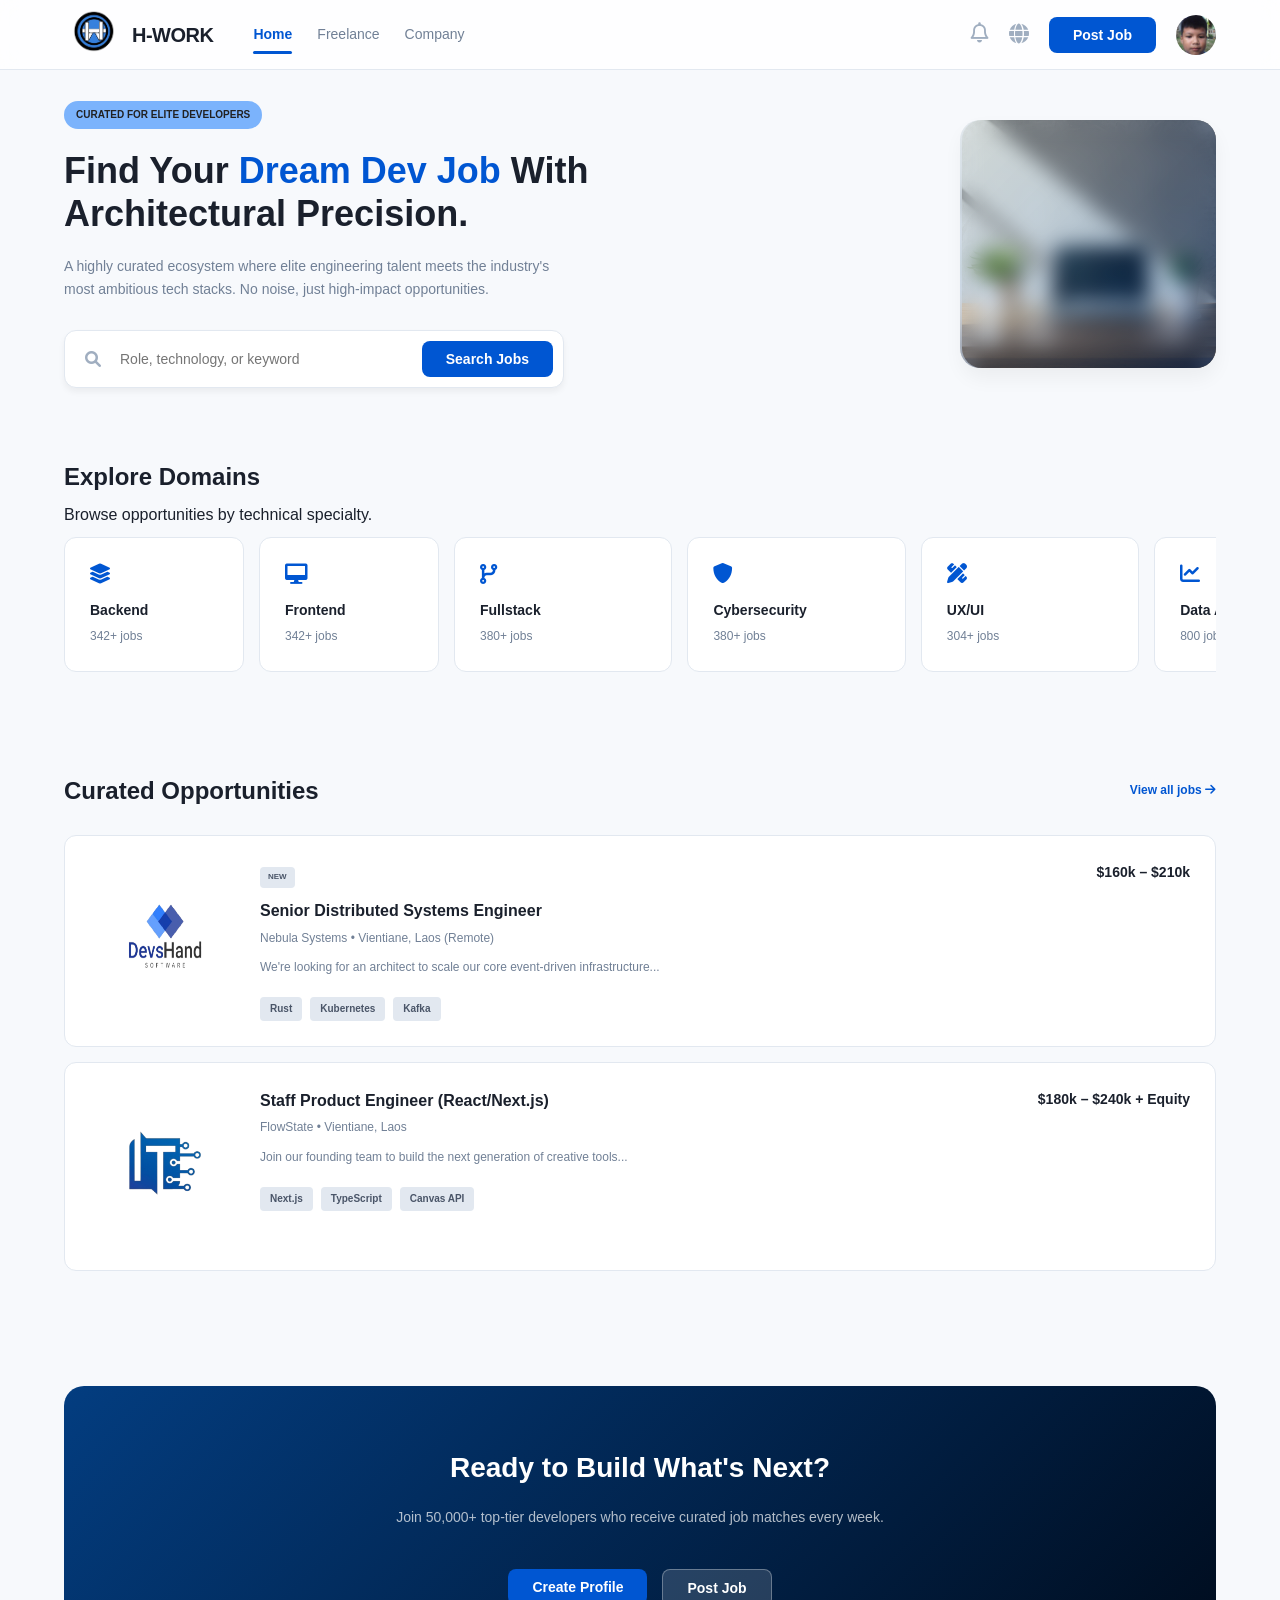
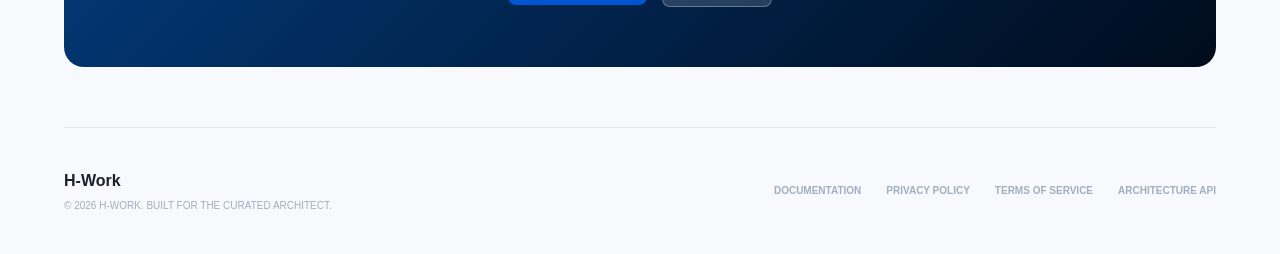
<file: index.html>
<!DOCTYPE html>
<html lang="th">

<head>
    <meta charset="UTF-8">
    <meta name="viewport" content="width=device-width, initial-scale=1.0">
    <title>H-Work: Find Your Dream Dev Job</title>
    <link rel="stylesheet" href="index.css">
    <link rel="stylesheet" href="https://cdnjs.cloudflare.com/ajax/libs/font-awesome/6.0.0/css/all.min.css">
</head>

<body>

    <header class="main-header">
        <div class="container header-content">
            <div class="header-left">
                <div class="logo-container">
                    <a href="/index.html"><img src="picture/Logo3.png" alt="Logo" class="main-logo"></a>
                    <span class="logo-text">H-WORK</span>
                </div>
                <nav class="main-nav">
                    <a href="/index.html" class="active">Home</a>
                    <a href="/freelance.html">Freelance</a>
                    <a href="/Company.html">Company</a>
                </nav>
            </div>
            <div class="header-actions">
                <a href="/noti.html"><button class="icon-btn"><i class="far fa-bell"></i></button></a>
                <button class="icon-btn"><i class="fa-solid fa-globe"></i></button>
                <a href="/post-job.html"><button class="btn btn-primary post-job-btn">Post Job</button></a>
                <a href="/profile.html"><button class="user-avatar"><img src="picture/profile.jpeg" alt="Profile"></button></a>
            </div>
        </div>
    </header>

    <section class="hero-section">
        <div class="container hero-content">
            <div class="hero-text">
                <span class="badge">CURATED FOR ELITE DEVELOPERS</span>
                <h1>Find Your <span>Dream Dev Job</span> With Architectural Precision.</h1>
                <p>A highly curated ecosystem where elite engineering talent meets the industry's most ambitious tech
                    stacks. No noise, just high-impact opportunities.</p>

                <div class="search-bar">
                    <i class="fas fa-search search-icon"></i>
                    <input type="text" placeholder="Role, technology, or keyword">
                    <button class="btn btn-primary search-btn">Search Jobs</button>
                </div>
            </div>
            <div class="hero-image-wrapper">
                <div class="blue-blur-overlay"></div>
                <img src="picture/com.png" alt="Developer Illustration">
            </div>
        </div>
    </section>

    <section class="domains-section">
        <div class="container">
            <h2>Explore Domains</h2>
            <p>Browse opportunities by technical specialty.</p>

            <a href="/freelance.html">
                <div class="domains-scroll-wrapper">
                    <div class="domain-card">
                        <i class="fas fa-layer-group"></i>
                        <h3>Backend</h3>
                        <p>860 jobs</p>
                    </div>
            </a>
            <a href="/frontendFR.html">
                <div class="domain-card">
                    <i class="fas fa-desktop"></i>
                    <h3>Frontend</h3>
                    <p>850 jobs</p>
                </div>
            </a>
            <div class="domain-card">
                <i class="fas fa-code-branch"></i>
                <h3>Fullstack</h3>
                <p>990 jobs</p>
            </div>
            <div class="domain-card">
                <i class="fas fa-shield-alt"></i>
                <h3>Cybersecurity</h3>
                <p>940 jobs</p>
            </div>
            <div class="domain-card">
                <i class="fas fa-pencil-ruler"></i>
                <h3>UX/UI</h3>
                <p>790 jobs</p>
            </div>
            <div class="domain-card">
                <i class="fas fa-chart-line"></i>
                <h3>Data Analysis</h3>
                <p>800 jobs</p>
            </div>
            <div class="domain-card">
                <i class="fa-solid fa-square-plus"></i>
                <h3>Other</h3>
                <p>1500 jobs</p>
            </div>
        </div>
        </div>
    </section>

    <section class="opportunities-section container">
        <div class="section-header">
            <h2>Curated Opportunities</h2>
            <a href="#" class="view-all">View all jobs <i class="fas fa-arrow-right"></i></a>
        </div>

        <div class="job-card">
            <div class="job-logo">
                <img src="picture/Logo2.png" alt="Nebula Systems Logo">
            </div>
            <div class="job-details">
                <span class="job-badge new">NEW</span>
                <h3>Senior Distributed Systems Engineer</h3>
                <p class="company-info">Nebula Systems • Vientiane, Laos (Remote)</p>
                <p class="job-desc">We're looking for an architect to scale our core event-driven infrastructure...</p>
                <div class="tags">
                    <span>Rust</span>
                    <span>Kubernetes</span>
                    <span>Kafka</span>
                </div>
            </div>
            <div class="job-salary">
                $160k – $210k
            </div>
        </div>

        <div class="job-card">
            <div class="job-logo">
                <img src="picture/Logo1.png" alt="FlowState Logo">
            </div>
            <div class="job-details">
                <h3>Staff Product Engineer (React/Next.js)</h3>
                <p class="company-info">FlowState • Vientiane, Laos</p>
                <p class="job-desc">Join our founding team to build the next generation of creative tools...</p>
                <div class="tags">
                    <span>Next.js</span>
                    <span>TypeScript</span>
                    <span>Canvas API</span>
                </div>
            </div>
            <div class="job-salary">
                $180k – $240k + Equity
            </div>
        </div>
    </section>

    <section class="build-banner container">
        <div class="banner-content">
            <h2>Ready to Build What's Next?</h2>
            <p>Join 50,000+ top-tier developers who receive curated job matches every week.</p>
            <div class="banner-actions">
                <a href="/profile.html"><button class="btn btn-primary banner-btn">Create Profile</button></a>
                <a href="/post-job.html"><button class="btn btn-secondary banner-btn">Post Job</button></a>
            </div>
        </div>
    </section>

    </main>

    <footer class="main-footer container">
        <div class="footer-left">
            <div class="logo-small">H-Work</div>
            <p>© 2026 H-WORK. BUILT FOR THE CURATED ARCHITECT.</p>
        </div>
        <div class="footer-links">
            <a href="#">DOCUMENTATION</a>
            <a href="#">PRIVACY POLICY</a>
            <a href="#">TERMS OF SERVICE</a>
            <a href="#">ARCHITECTURE API</a>
        </div>
    </footer>

    <script>
        const observer = new IntersectionObserver((entries) => {
            entries.forEach(entry => {
                if (entry.isIntersecting) {
                    const target = entry.target;
                    const goal = parseInt(target.innerText.replace(/\D/g, '')); // ดึงตัวเลขออกมา
                    let count = 0;
                    const speed = 2000 / goal; // ตั้งเวลาให้วิ่งจบใน 2 วินาที

                    const updateCount = () => {
                        if (count < goal) {
                            count += Math.ceil(goal / 100); // เพิ่มทีละนิด
                            target.innerText = count.toLocaleString() + "+ jobs";
                            setTimeout(updateCount, 30);
                        } else {
                            target.innerText = goal.toLocaleString() + "+ jobs";
                        }
                    };
                    updateCount();
                    observer.unobserve(target); // ทำครั้งเดียวพอ
                }
            });
        }, { threshold: 0.5 });

        // สั่งให้จับตาดูตัวเลขใน Domain Card (สมมติว่าเปลี่ยน <p> เป็นคลาส .job-count)
        document.querySelectorAll('.domain-card p').forEach(p => observer.observe(p));
    </script>

</body>

</html>
</file>
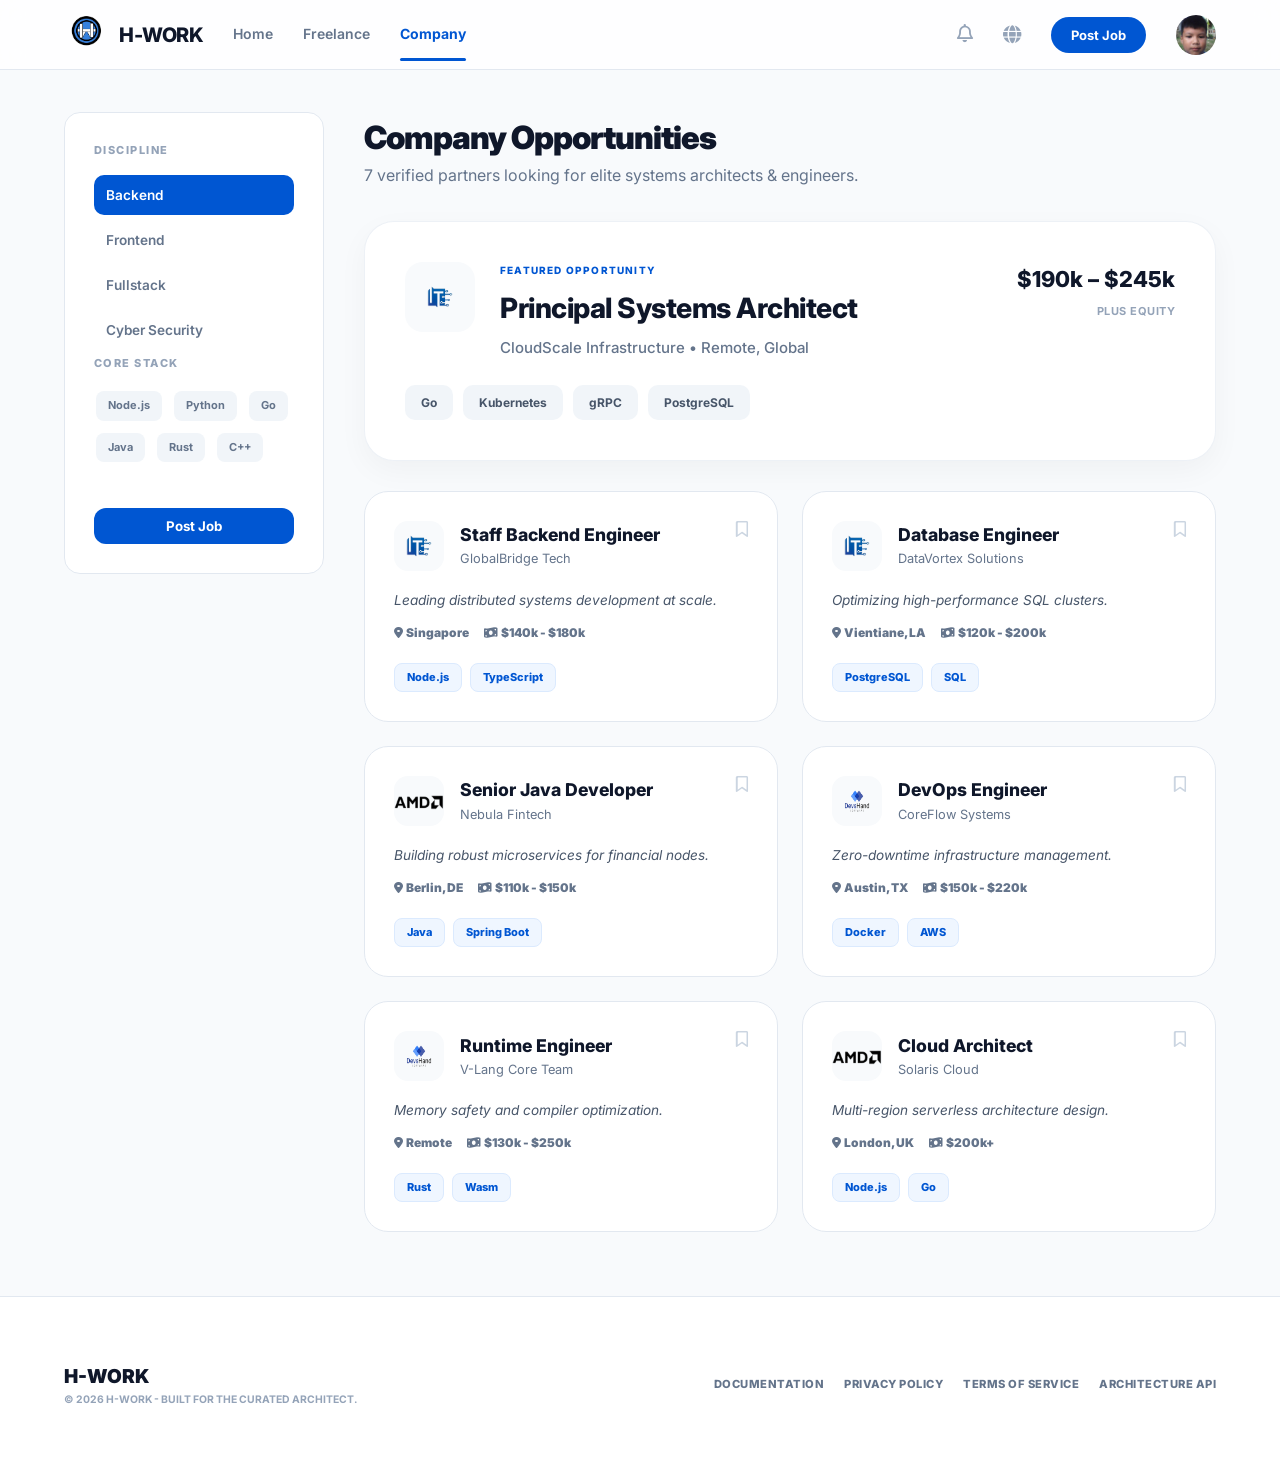
<file: Company.html>
<!DOCTYPE html>
<html lang="en">

<head>
    <meta charset="UTF-8">
    <meta name="viewport" content="width=device-width, initial-scale=1.0">
    <title>H-WORK | Companies</title>
    <link rel="stylesheet" href="https://cdnjs.cloudflare.com/ajax/libs/font-awesome/6.4.0/css/all.min.css">
    <link href="https://fonts.googleapis.com/css2?family=Inter:wght@300;400;500;600;700;800&display=swap"
        rel="stylesheet">
    <link rel="stylesheet" href="freelance.css">
    <link rel="stylesheet" href="Company.css">
</head>

<body>

    <header class="main-header">
        <div class="container header-content">
            <div class="header-left">
                <div class="logo-container">
                    <a href="/index.html"><img src="picture/Logo3.png" alt="Logo" class="main-logo"></a>
                    <span class="logo-text">H-WORK</span>
                </div>
                <nav class="main-nav">
                    <a href="/index.html">Home</a>
                    <a href="/freelance.html">Freelance</a>
                    <a href="/Company.html" class="active">Company</a>
                </nav>
            </div>
            <div class="header-actions">
                <a href="/noti.html"><button class="icon-btn"><i class="far fa-bell"></i></button></a>
                <button class="icon-btn"><i class="fa-solid fa-globe"></i></button>
                <a href="/post-job.html"><button class="btn btn-primary post-job-btn">Post Job</button></a>
                <a href="/profile.html">
                    <button class="user-avatar">
                        <img src="picture/profile.jpeg" alt="Profile">
                    </button>
                </a>
            </div>
        </div>
    </header>

    <div class="container main-layout">
        <aside class="sidebar">
            <div class="sidebar-inner">
                <h3 class="sidebar-label">Discipline</h3>
                <div class="discipline-list">
                    <a href="/Company.html"></a><button class="discipline-btn active">Backend</button>
                    <a href="/frontendCP.html"><button class="discipline-btn">Frontend</button></a>
                    <button class="discipline-btn">Fullstack</button>
                    <button class="discipline-btn">Cyber Security</button>
                </div>

                <h3 class="sidebar-label">Core Stack</h3>
                <div class="stack-tags">
                    <span class="tag">Node.js</span>
                    <span class="tag">Python</span>
                    <span class="tag">Go</span>
                    <span class="tag">Java</span>
                    <span class="tag">Rust</span>
                    <span class="tag">C++</span>
                </div>

                <button class="btn-sidebar-post">Post Job</button>
            </div>
        </aside>

        <main class="feed">
            <div class="feed-header">
                <h2>Company Opportunities</h2>
                <p>7 verified partners looking for elite systems architects & engineers.</p>
            </div>

                <div class="featured-card">
                <div class="featured-top-row">
                    <div class="featured-logo-box">
                        <img src="picture/Logo1.png" alt="CloudScale">
                    </div>
                    <div class="featured-header-text">
                        <span class="featured-label">FEATURED OPPORTUNITY</span>
                        <h3 class="featured-title">Principal Systems Architect</h3>
                        <p class="featured-subtitle">CloudScale Infrastructure • Remote, Global</p>
                    </div>
                    <div class="featured-pricing">
                        <span class="price-big">$190k – $245k</span>
                        <span class="price-sub">PLUS EQUITY</span>
                    </div>
                </div>
    
                <div class="featured-tags">
                    <span class="badge-tech">Go</span>
                    <span class="badge-tech">Kubernetes</span>
                    <span class="badge-tech">gRPC</span>
                    <span class="badge-tech">PostgreSQL</span>
                </div>
            </div>

            <div class="job-grid">
                <div class="job-card">
                    <div class="card-header">
                        <img src="picture/Logo1.png" class="profile-pic">
                        <div class="header-info">
                            <h4>Staff Backend Engineer</h4>
                            <p>GlobalBridge Tech</p>
                        </div>
                        <i class="far fa-bookmark bookmark-icon"></i>
                    </div>
                    <p class="job-desc">Leading distributed systems development at scale.</p>
                    <div class="job-meta">
                        <i class="fa-solid fa-location-dot"> <span>Singapore</span> </i>
                        <i class="fa-solid fa-money-bill-wave"> <span>$140k - $180k</span> </i>
                    </div>
                    <div class="tech-badges">
                        <span class="badge-tech">Node.js</span><span class="badge-tech">TypeScript</span>
                    </div>
                </div>

                <div class="job-card">
                    <div class="card-header">
                        <img src="picture/Logo1.png" class="profile-pic">
                        <div class="header-info">
                            <h4>Database Engineer</h4>
                            <p>DataVortex Solutions</p>
                        </div>
                        <i class="far fa-bookmark bookmark-icon"></i>
                    </div>
                    <p class="job-desc">Optimizing high-performance SQL clusters.</p>
                    <div class="job-meta">
                        <i class="fa-solid fa-location-dot"> <span>Vientiane, LA</span> </i>
                        <i class="fa-solid fa-money-bill-wave"> <span>$120k - $200k</span> </i>
                    </div>
                    <div class="tech-badges">
                        <span class="badge-tech">PostgreSQL</span><span class="badge-tech">SQL</span>
                    </div>
                </div>

                <a href="/viewjob.html">
                    <div class="job-card">
                        <div class="card-header">
                            <img src="picture/Logo4.png" class="profile-pic">
                            <div class="header-info">
                                <h4>Senior Java Developer</h4>
                                <p>Nebula Fintech</p>
                            </div>
                            <i class="far fa-bookmark bookmark-icon"></i>
                        </div>
                        <p class="job-desc">Building robust microservices for financial nodes.</p>
                        <div class="job-meta">
                            <i class="fa-solid fa-location-dot"> <span>Berlin, DE</span> </i>
                            <i class="fa-solid fa-money-bill-wave"> <span>$110k - $150k</span> </i>
                        </div>
                        <div class="tech-badges">
                            <span class="badge-tech">Java</span><span class="badge-tech">Spring Boot</span>
                        </div>
                    </div>
                </a>

                <div class="job-card">
                    <div class="card-header">
                        <img src="picture/Logo2.png" class="profile-pic">
                        <div class="header-info">
                            <h4>DevOps Engineer</h4>
                            <p>CoreFlow Systems</p>
                        </div>
                        <i class="far fa-bookmark bookmark-icon"></i>
                    </div>
                    <p class="job-desc">Zero-downtime infrastructure management.</p>
                    <div class="job-meta">
                        <i class="fa-solid fa-location-dot"> <span>Austin, TX</span> </i>
                        <i class="fa-solid fa-money-bill-wave"> <span>$150k - $220k</span> </i>
                    </div>
                    <div class="tech-badges">
                        <span class="badge-tech">Docker</span><span class="badge-tech">AWS</span>
                    </div>
                </div>

                <div class="job-card">
                    <div class="card-header">
                        <img src="picture/Logo2.png" class="profile-pic">
                        <div class="header-info">
                            <h4>Runtime Engineer</h4>
                            <p>V-Lang Core Team</p>
                        </div>
                        <i class="far fa-bookmark bookmark-icon"></i>
                    </div>
                    <p class="job-desc">Memory safety and compiler optimization.</p>
                    <div class="job-meta">
                        <i class="fa-solid fa-location-dot"> <span>Remote</span> </i>
                        <i class="fa-solid fa-money-bill-wave"> <span>$130k - $250k</span> </i>
                    </div>
                    <div class="tech-badges">
                        <span class="badge-tech">Rust</span><span class="badge-tech">Wasm</span>
                    </div>
                </div>

                <div class="job-card">
                    <div class="card-header">
                        <img src="picture/Logo4.png" class="profile-pic">
                        <div class="header-info">
                            <h4>Cloud Architect</h4>
                            <p>Solaris Cloud</p>
                        </div>
                        <i class="far fa-bookmark bookmark-icon"></i>
                    </div>
                    <p class="job-desc">Multi-region serverless architecture design.</p>
                    <div class="job-meta">
                        <i class="fa-solid fa-location-dot"> <span>London, UK</span> </i>
                        <i class="fa-solid fa-money-bill-wave"> <span>$200k+</span> </i>
                    </div>
                    <div class="tech-badges">
                        <span class="badge-tech">Node.js</span><span class="badge-tech">Go</span>
                    </div>
                </div>
            </div>
        </main>
    </div>

    <footer class="main-footer">
        <div class="container footer-content">
            <div class="footer-brand">
                <h3>H-WORK</h3>
                <p>© 2026 H-WORK - BUILT FOR THE CURATED ARCHITECT.</p>
            </div>
            <nav class="footer-links">
                <a href="#">DOCUMENTATION</a>
                <a href="#">PRIVACY POLICY</a>
                <a href="#">TERMS OF SERVICE</a>
                <a href="#">ARCHITECTURE API</a>
            </nav>
        </div>
    </footer>

</body>

</html>
</file>
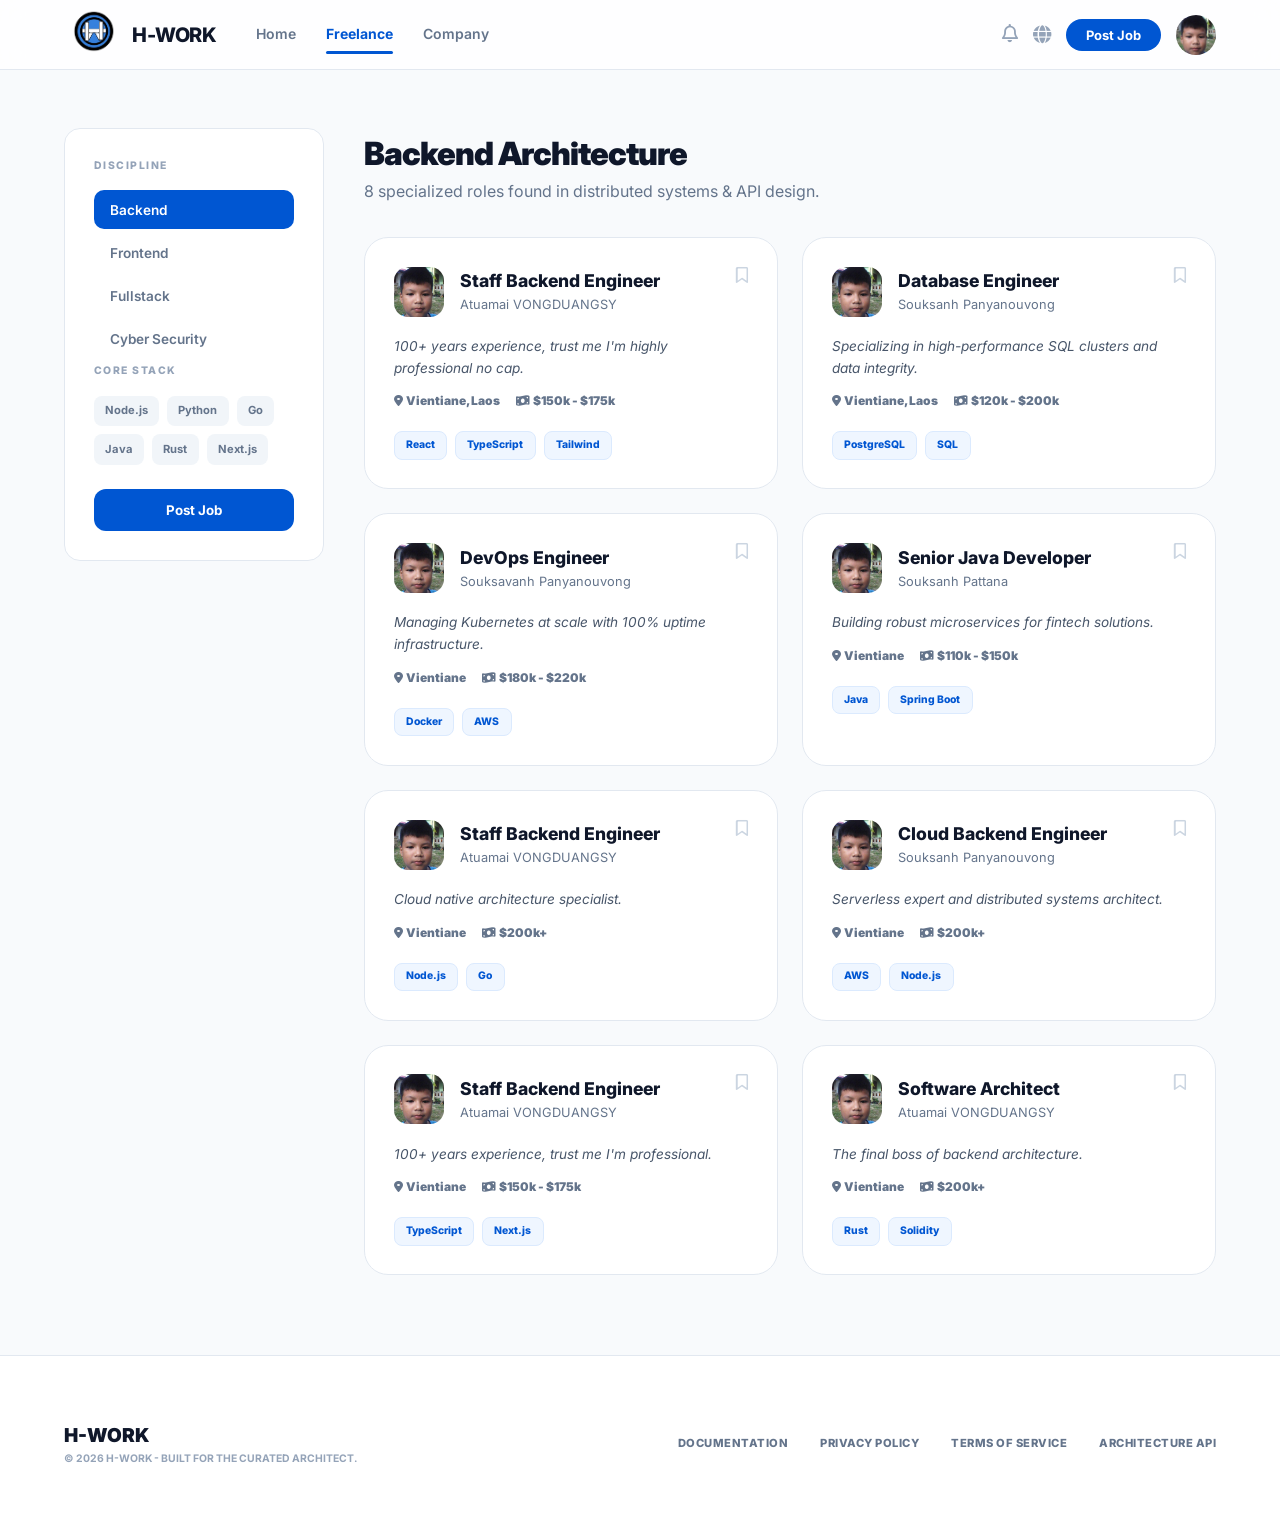
<file: freelance.html>
<!DOCTYPE html>
<html lang="en">

<head>
    <meta charset="UTF-8">
    <meta name="viewport" content="width=device-width, initial-scale=1.0">
    <title>H-WORK | Dashboard</title>
    <link rel="stylesheet" href="https://cdnjs.cloudflare.com/ajax/libs/font-awesome/6.4.0/css/all.min.css">
    <link href="https://fonts.googleapis.com/css2?family=Inter:wght@300;400;500;600;700;800&display=swap"
        rel="stylesheet">
    <link rel="stylesheet" href="freelance.css">
</head>

<body>

    <header class="main-header">
        <div class="container header-content">
            <div class="header-left">
                <div class="logo-container">
                    <a href="/index.html"><img src="picture/Logo3.png" alt="Logo" class="main-logo"></a>
                    <span class="logo-text">H-WORK</span>
                </div>
                <nav class="main-nav">
                    <a href="/index.html">Home</a>
                    <a href="/freelance.html" class="active">Freelance</a>
                    <a href="/Company.html">Company</a>
                </nav>
            </div>
            <div class="header-actions">
                <a href="/noti.html"><button class="icon-btn"><i class="far fa-bell"></i></button></a>
                <button class="icon-btn"><i class="fa-solid fa-globe"></i></button>
                <a href="/post-job.html"><button class="btn btn-primary post-job-btn">Post Job</button></a>
                <a href="/profile.html">
                    <button class="user-avatar">
                        <img src="picture/profile.jpeg" alt="Profile">
                    </button>
                </a>
            </div>
        </div>
    </header>

    <div class="container main-layout">
        <aside class="sidebar">
            <div class="sidebar-inner">
                <h3 class="sidebar-label">Discipline</h3>
                <div class="discipline-list">
                    <a href="/freelance.html"><button class="discipline-btn active">Backend</button></a>
                    <a href="/frontendFR.html"><button class="discipline-btn">Frontend</button></a>
                    <button class="discipline-btn">Fullstack</button>
                    <button class="discipline-btn">Cyber Security</button>
                </div>

                <h3 class="sidebar-label">Core Stack</h3>
                <div class="stack-tags">
                    <span class="tag">Node.js</span>
                    <span class="tag">Python</span>
                    <span class="tag">Go</span>
                    <span class="tag">Java</span>
                    <span class="tag">Rust</span>
                    <span class="tag">Next.js</span>
                </div>

                <button class="btn-sidebar-post">Post Job</button>
            </div>
        </aside>

        <main class="feed">
            <div class="feed-header">
                <h2>Backend Architecture</h2>
                <p>8 specialized roles found in distributed systems & API design.</p>
            </div>

            <a href="viewprofileBN.html">
                <div class="job-grid">
                    <div class="job-card">
                        <div class="card-header">
                            <img src="picture/profile.jpeg" class="profile-pic">
                            <div class="header-info">
                                <h4>Staff Backend Engineer</h4>
                                <p>Atuamai VONGDUANGSY</p>
                            </div>
                            <i class="far fa-bookmark bookmark-icon"></i>
                        </div>
                        <p class="job-desc">100+ years experience, trust me I'm highly professional no cap.</p>
                        <div class="job-meta">
                            <i class="fa-solid fa-location-dot"> <span>Vientiane, Laos</span> </i>
                            <i class="fa-solid fa-money-bill-wave"> <span>$150k - $175k</span> </i>
                        </div>
                        <div class="tech-badges">
                            <span class="badge-tech">React</span><span class="badge-tech">TypeScript</span><span
                                class="badge-tech">Tailwind</span>
                        </div>
                    </div>
            </a>


            <div class="job-card">
                <div class="card-header">
                    <img src="picture/profile.jpeg" class="profile-pic">
                    <div class="header-info">
                        <h4>Database Engineer</h4>
                        <p>Souksanh Panyanouvong</p>
                    </div>
                    <i class="far fa-bookmark bookmark-icon"></i>
                </div>
                <p class="job-desc">Specializing in high-performance SQL clusters and data integrity.</p>
                <div class="job-meta">
                    <i class="fa-solid fa-location-dot"> <span>Vientiane, Laos</span> </i>
                    <i class="fa-solid fa-money-bill-wave"> <span>$120k - $200k</span> </i>
                </div>
                <div class="tech-badges">
                    <span class="badge-tech">PostgreSQL</span><span class="badge-tech">SQL</span>
                </div>
            </div>

            <div class="job-card">
                <div class="card-header">
                    <img src="picture/profile.jpeg" class="profile-pic">
                    <div class="header-info">
                        <h4>DevOps Engineer</h4>
                        <p>Souksavanh Panyanouvong</p>
                    </div>
                    <i class="far fa-bookmark bookmark-icon"></i>
                </div>
                <p class="job-desc">Managing Kubernetes at scale with 100% uptime infrastructure.</p>
                <div class="job-meta">
                    <i class="fa-solid fa-location-dot"> <span>Vientiane</span> </i>
                    <i class="fa-solid fa-money-bill-wave"> <span>$180k - $220k</span> </i>
                </div>
                <div class="tech-badges"><span class="badge-tech">Docker</span><span class="badge-tech">AWS</span>
                </div>
            </div>

            <div class="job-card">
                <div class="card-header">
                    <img src="picture/profile.jpeg" class="profile-pic">
                    <div class="header-info">
                        <h4>Senior Java Developer</h4>
                        <p>Souksanh Pattana</p>
                    </div>
                    <i class="far fa-bookmark bookmark-icon"></i>
                </div>
                <p class="job-desc">Building robust microservices for fintech solutions.</p>
                <div class="job-meta">
                    <i class="fa-solid fa-location-dot"> <span>Vientiane</span> </i>
                    <i class="fa-solid fa-money-bill-wave"> <span>$110k - $150k</span> </i>
                </div>
                <div class="tech-badges"><span class="badge-tech">Java</span><span class="badge-tech">Spring
                        Boot</span></div>
            </div>

            <div class="job-card">
                <div class="card-header">
                    <img src="picture/profile.jpeg" class="profile-pic">
                    <div class="header-info">
                        <h4>Staff Backend Engineer</h4>
                        <p>Atuamai VONGDUANGSY</p>
                    </div>
                    <i class="far fa-bookmark bookmark-icon"></i>
                </div>
                <p class="job-desc">Cloud native architecture specialist.</p>
                <div class="job-meta">
                    <i class="fa-solid fa-location-dot"> <span>Vientiane</span> </i>
                    <i class="fa-solid fa-money-bill-wave"> <span>$200k+</span> </i>
                </div>
                <div class="tech-badges"><span class="badge-tech">Node.js</span><span class="badge-tech">Go</span>
                </div>
            </div>

            <div class="job-card">
                <div class="card-header">
                    <img src="picture/profile.jpeg" class="profile-pic">
                    <div class="header-info">
                        <h4>Cloud Backend Engineer</h4>
                        <p>Souksanh Panyanouvong</p>
                    </div>
                    <i class="far fa-bookmark bookmark-icon"></i>
                </div>
                <p class="job-desc">Serverless expert and distributed systems architect.</p>
                <div class="job-meta">
                    <i class="fa-solid fa-location-dot"> <span>Vientiane</span> </i>
                    <i class="fa-solid fa-money-bill-wave"> <span>$200k+</span> </i>
                </div>
                <div class="tech-badges"><span class="badge-tech">AWS</span><span class="badge-tech">Node.js</span>
                </div>
            </div>

            <div class="job-card">
                <div class="card-header">
                    <img src="picture/profile.jpeg" class="profile-pic">
                    <div class="header-info">
                        <h4>Staff Backend Engineer</h4>
                        <p>Atuamai VONGDUANGSY</p>
                    </div>
                    <i class="far fa-bookmark bookmark-icon"></i>
                </div>
                <p class="job-desc">100+ years experience, trust me I'm professional.</p>
                <div class="job-meta">
                    <i class="fa-solid fa-location-dot"> <span>Vientiane</span> </i>
                    <i class="fa-solid fa-money-bill-wave"> <span>$150k - $175k</span> </i>
                </div>
                <div class="tech-badges"><span class="badge-tech">TypeScript</span><span
                        class="badge-tech">Next.js</span></div>
            </div>

            <div class="job-card">
                <div class="card-header">
                    <img src="picture/profile.jpeg" class="profile-pic">
                    <div class="header-info">
                        <h4>Software Architect</h4>
                        <p>Atuamai VONGDUANGSY</p>
                    </div>
                    <i class="far fa-bookmark bookmark-icon"></i>
                </div>
                <p class="job-desc">The final boss of backend architecture.</p>
                <div class="job-meta">
                    <i class="fa-solid fa-location-dot"> <span>Vientiane</span> </i>
                    <i class="fa-solid fa-money-bill-wave"> <span>$200k+</span> </i>
                </div>
                <div class="tech-badges"><span class="badge-tech">Rust</span><span class="badge-tech">Solidity</span>
                </div>
            </div>
    </div>
    </main>
    </div>

    <footer class="main-footer">
        <div class="container footer-content">
            <div class="footer-brand">
                <h3>H-WORK</h3>
                <p>© 2026 H-WORK - BUILT FOR THE CURATED ARCHITECT.</p>
            </div>
            <nav class="footer-links">
                <a href="#">DOCUMENTATION</a>
                <a href="#">PRIVACY POLICY</a>
                <a href="#">TERMS OF SERVICE</a>
                <a href="#">ARCHITECTURE API</a>
            </nav>
        </div>
    </footer>

</body>

</html>
</file>
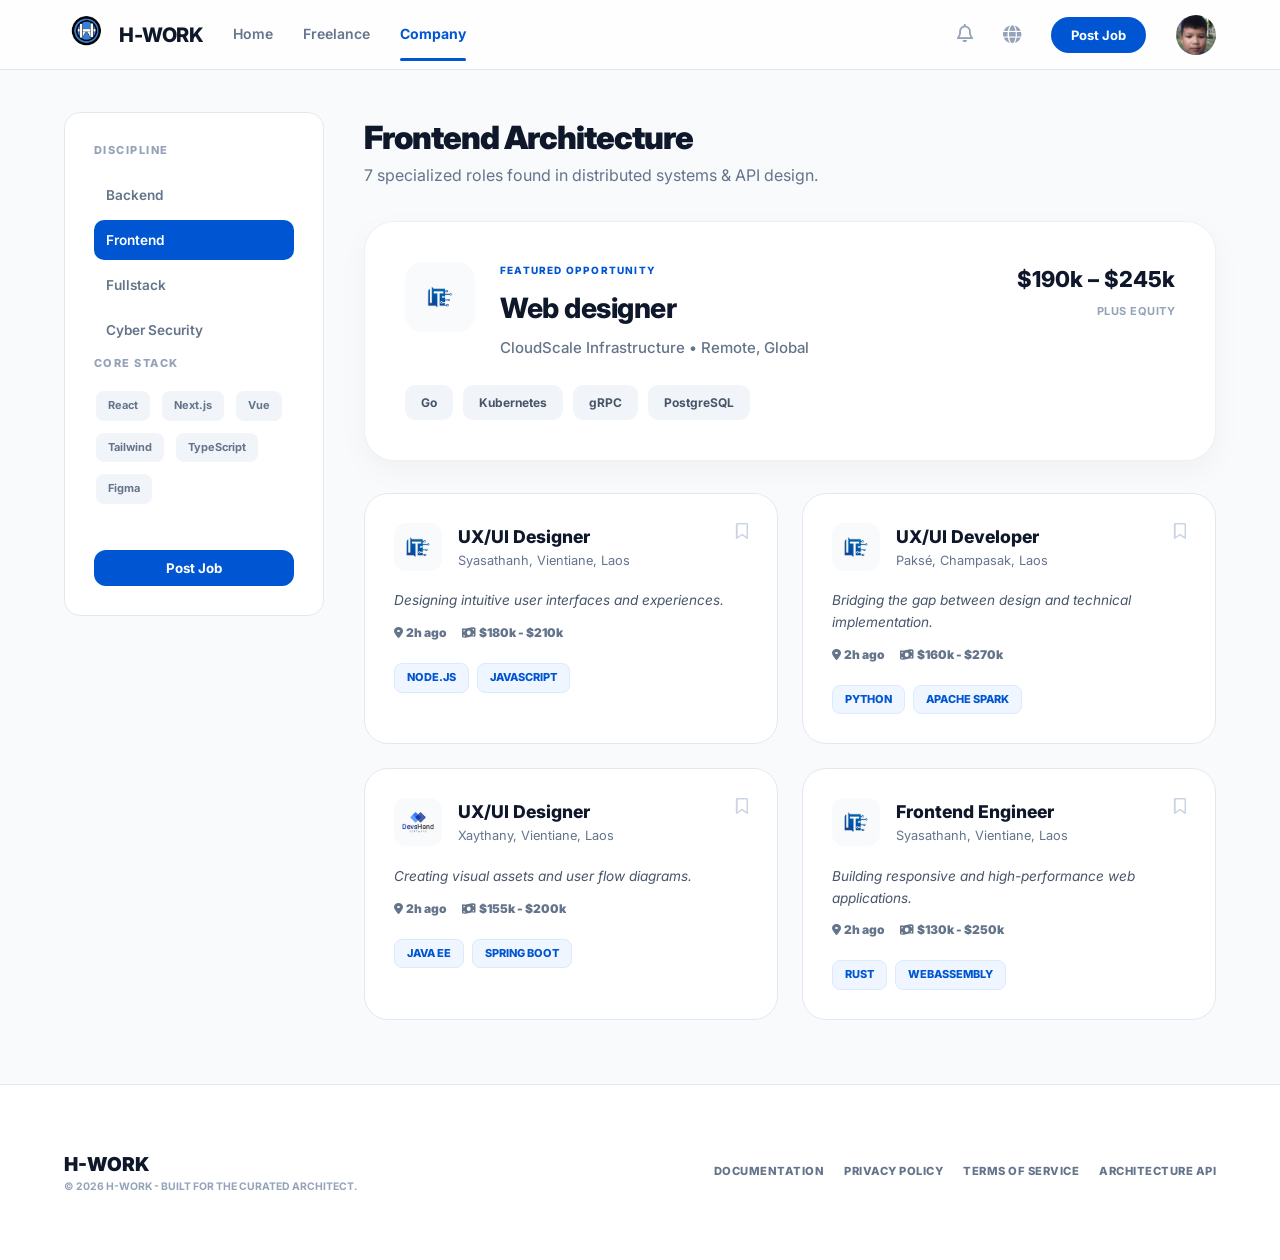
<file: frontendCP.html>
<!DOCTYPE html>
<html lang="en">
<head>
    <meta charset="UTF-8">
    <meta name="viewport" content="width=device-width, initial-scale=1.0">
    <title>H-WORK | Frontend Opportunities</title>
    <link rel="stylesheet" href="https://cdnjs.cloudflare.com/ajax/libs/font-awesome/6.4.0/css/all.min.css">
    <link href="https://fonts.googleapis.com/css2?family=Inter:wght@300;400;500;600;700;800&display=swap" rel="stylesheet">
    <link rel="stylesheet" href="freelance.css">
    <link rel="stylesheet" href="Company.css">
    <link rel="stylesheet" href="frontendCP.css">
</head>
<body>

    <header class="main-header">
        <div class="container header-content">
            <div class="header-left">
                <div class="logo-container">
                    <a href="index.html"><img src="picture/Logo3.png" alt="Logo" class="main-logo"></a>
                    <span class="logo-text">H-WORK</span>
                </div>
                <nav class="main-nav">
                    <a href="index.html">Home</a>
                    <a href="freelance.html">Freelance</a>
                    <a href="Company.html" class="active">Company</a>
                </nav>
            </div>
            <div class="header-actions">
                <a href="noti.html"><button class="icon-btn"><i class="far fa-bell"></i></button></a>
                <button class="icon-btn"><i class="fa-solid fa-globe"></i></button>
                <a href="post-job.html"><button class="btn btn-primary post-job-btn">Post Job</button></a>
                <a href="profile.html">
                    <button class="user-avatar">
                        <img src="picture/profile.jpeg" alt="Profile">
                    </button>
                </a>
            </div>
        </div>
    </header>

    <div class="container main-layout">
        <aside class="sidebar">
            <div class="sidebar-inner">
                <h3 class="sidebar-label">Discipline</h3>
                <div class="discipline-list">
                    <a href="/Company.html"><button class="discipline-btn">Backend</button></a>
                    <a href="/frontendCP.html"><button class="discipline-btn active">Frontend</button></a>
                    <button class="discipline-btn">Fullstack</button>
                    <button class="discipline-btn">Cyber Security</button>
                </div>

                <h3 class="sidebar-label">Core Stack</h3>
                <div class="stack-tags">
                    <span class="tag">React</span>
                    <span class="tag">Next.js</span>
                    <span class="tag">Vue</span>
                    <span class="tag">Tailwind</span>
                    <span class="tag">TypeScript</span>
                    <span class="tag">Figma</span>
                </div>
                <button class="btn-sidebar-post">Post Job</button>
            </div>
        </aside>

        <main class="feed">
            <div class="feed-header">
                <h2>Frontend Architecture</h2>
                <p>7 specialized roles found in distributed systems & API design.</p>
            </div>

            <div class="featured-card">
                <div class="featured-top-row">
                    <div class="featured-logo-box">
                        <img src="picture/Logo1.png" alt="CloudScale">
                    </div>
                    <div class="featured-header-text">
                        <span class="featured-label">FEATURED OPPORTUNITY</span>
                        <h3 class="featured-title">Web designer</h3>
                        <p class="featured-subtitle">CloudScale Infrastructure • Remote, Global</p>
                    </div>
                    <div class="featured-pricing">
                        <span class="price-big">$190k – $245k</span>
                        <span class="price-sub">PLUS EQUITY</span>
                    </div>
                </div>
                <div class="featured-tags">
                    <span class="badge-tech">Go</span>
                    <span class="badge-tech">Kubernetes</span>
                    <span class="badge-tech">gRPC</span>
                    <span class="badge-tech">PostgreSQL</span>
                </div>
            </div>

            <div class="job-grid">
                <div class="job-card">
                    <div class="card-header">
                        <img src="picture/Logo1.png" class="profile-pic">
                        <div class="header-info">
                            <h4>UX/UI Designer</h4>
                            <p>Syasathanh, Vientiane, Laos</p>
                        </div>
                        <i class="far fa-bookmark bookmark-icon"></i>
                    </div>
                    <p class="job-desc">Designing intuitive user interfaces and experiences.</p>
                    <div class="job-meta">
                        <i class="fa-solid fa-location-dot"> <span>2h ago</span> </i>
                        <i class="fa-solid fa-money-bill-wave"> <span>$180k - $210k</span> </i>
                    </div>
                    <div class="tech-badges">
                        <span class="badge-tech">NODE.JS</span>
                        <span class="badge-tech">JAVASCRIPT</span>
                    </div>
                </div>

                <div class="job-card">
                    <div class="card-header">
                        <img src="picture/Logo1.png" class="profile-pic">
                        <div class="header-info">
                            <h4>UX/UI Developer</h4>
                            <p>Paksé, Champasak, Laos</p>
                        </div>
                        <i class="far fa-bookmark bookmark-icon"></i>
                    </div>
                    <p class="job-desc">Bridging the gap between design and technical implementation.</p>
                    <div class="job-meta">
                        <i class="fa-solid fa-location-dot"> <span>2h ago</span> </i>
                        <i class="fa-solid fa-money-bill-wave"> <span>$160k - $270k</span> </i>
                    </div>
                    <div class="tech-badges">
                        <span class="badge-tech">PYTHON</span>
                        <span class="badge-tech">APACHE SPARK</span>
                    </div>
                </div>

                <div class="job-card">
                    <div class="card-header">
                        <img src="picture/Logo2.png" class="profile-pic">
                        <div class="header-info">
                            <h4>UX/UI Designer</h4>
                            <p>Xaythany, Vientiane, Laos</p>
                        </div>
                        <i class="far fa-bookmark bookmark-icon"></i>
                    </div>
                    <p class="job-desc">Creating visual assets and user flow diagrams.</p>
                    <div class="job-meta">
                        <i class="fa-solid fa-location-dot"> <span>2h ago</span> </i>
                        <i class="fa-solid fa-money-bill-wave"> <span>$155k - $200k</span> </i>
                    </div>
                    <div class="tech-badges">
                        <span class="badge-tech">JAVA EE</span>
                        <span class="badge-tech">SPRING BOOT</span>
                    </div>
                </div>

                <div class="job-card">
                    <div class="card-header">
                        <img src="picture/Logo1.png" class="profile-pic">
                        <div class="header-info">
                            <h4>Frontend Engineer</h4>
                            <p>Syasathanh, Vientiane, Laos</p>
                        </div>
                        <i class="far fa-bookmark bookmark-icon"></i>
                    </div>
                    <p class="job-desc">Building responsive and high-performance web applications.</p>
                    <div class="job-meta">
                        <i class="fa-solid fa-location-dot"> <span>2h ago</span> </i>
                        <i class="fa-solid fa-money-bill-wave"> <span>$130k - $250k</span> </i>
                    </div>
                    <div class="tech-badges">
                        <span class="badge-tech">RUST</span>
                        <span class="badge-tech">WEBASSEMBLY</span>
                    </div>
                </div>
            </div>
        </main>
    </div>

    <footer class="main-footer">
        <div class="container footer-content">
            <div class="footer-brand">
                <h3>H-WORK</h3>
                <p>© 2026 H-WORK - BUILT FOR THE CURATED ARCHITECT.</p>
            </div>
            <nav class="footer-links">
                <a href="#">DOCUMENTATION</a>
                <a href="#">PRIVACY POLICY</a>
                <a href="#">TERMS OF SERVICE</a>
                <a href="#">ARCHITECTURE API</a>
            </nav>
        </div>
    </footer>

</body>
</html>
</file>
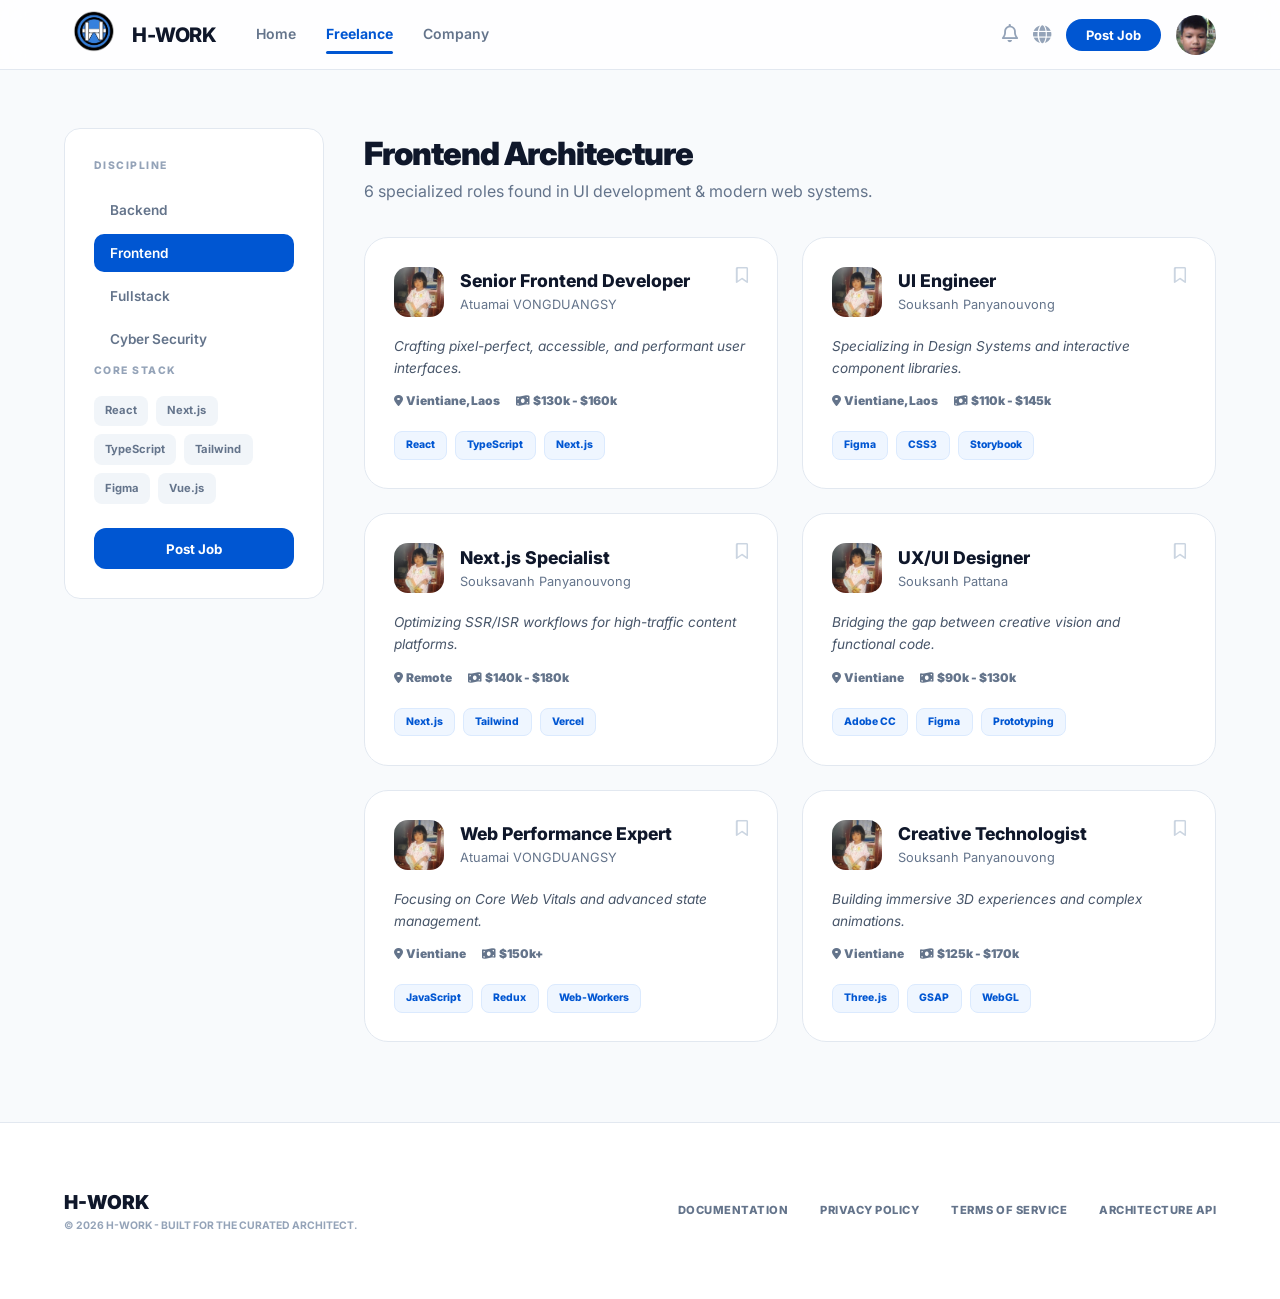
<file: frontendFR.html>
<!DOCTYPE html>
<html lang="en">

<head>
    <meta charset="UTF-8">
    <meta name="viewport" content="width=device-width, initial-scale=1.0">
    <title>H-WORK | Frontend Dashboard</title>
    <link rel="stylesheet" href="https://cdnjs.cloudflare.com/ajax/libs/font-awesome/6.4.0/css/all.min.css">
    <link href="https://fonts.googleapis.com/css2?family=Inter:wght@300;400;500;600;700;800&display=swap"
        rel="stylesheet">
    <link rel="stylesheet" href="frontendFR.css">
</head>

<body>

    <header class="main-header">
        <div class="container header-content">
            <div class="header-left">
                <div class="logo-container">
                    <a href="/index.html"><img src="picture/Logo3.png" alt="Logo" class="main-logo"></a>
                    <span class="logo-text">H-WORK</span>
                </div>
                <nav class="main-nav">
                    <a href="/index.html">Home</a>
                    <a href="/freelance.html" class="active">Freelance</a>
                    <a href="/Company.html">Company</a>
                </nav>
            </div>
            <div class="header-actions">
                <a href="/noti.html"><button class="icon-btn"><i class="far fa-bell"></i></button></a>
                <button class="icon-btn"><i class="fa-solid fa-globe"></i></button>
                <a href="/post-job.html"><button class="btn btn-primary post-job-btn">Post Job</button></a>
                <a href="/profile.html">
                    <button class="user-avatar">
                        <img src="picture/profile.jpeg" alt="Profile">
                    </button>
                </a>
            </div>
        </div>
    </header>

    <div class="container main-layout">
        <aside class="sidebar">
            <div class="sidebar-inner">
                <h3 class="sidebar-label">Discipline</h3>
                <div class="discipline-list">
                    <a href="/freelance.html"><button class="discipline-btn">Backend</button></a>
                    <a href="/frontendFR.html"><button class="discipline-btn active">Frontend</button></a>
                    <button class="discipline-btn">Fullstack</button>
                    <button class="discipline-btn">Cyber Security</button>
                </div>

                <h3 class="sidebar-label">Core Stack</h3>
                <div class="stack-tags">
                    <span class="tag">React</span>
                    <span class="tag">Next.js</span>
                    <span class="tag">TypeScript</span>
                    <span class="tag">Tailwind</span>
                    <span class="tag">Figma</span>
                    <span class="tag">Vue.js</span>
                </div>

                <button class="btn-sidebar-post">Post Job</button>
            </div>
        </aside>

        <main class="feed">
            <div class="feed-header">
                <h2>Frontend Architecture</h2>
                <p>6 specialized roles found in UI development & modern web systems.</p>
            </div>

            <div class="job-grid">
                <div class="job-card">
                    <div class="card-header">
                        <img src="picture/proflie2.png" class="profile-pic">
                        <div class="header-info">
                            <h4>Senior Frontend Developer</h4>
                            <p>Atuamai VONGDUANGSY</p>
                        </div>
                        <i class="far fa-bookmark bookmark-icon"></i>
                    </div>
                    <p class="job-desc">Crafting pixel-perfect, accessible, and performant user interfaces.</p>
                    <div class="job-meta">
                        <i class="fa-solid fa-location-dot"> <span>Vientiane, Laos</span> </i>
                        <i class="fa-solid fa-money-bill-wave"> <span>$130k - $160k</span> </i>
                    </div>
                    <div class="tech-badges">
                        <span class="badge-tech">React</span><span class="badge-tech">TypeScript</span><span
                            class="badge-tech">Next.js</span>
                    </div>
                </div>

                <div class="job-card">
                    <div class="card-header">
                        <img src="picture/proflie2.png" class="profile-pic">
                        <div class="header-info">
                            <h4>UI Engineer</h4>
                            <p>Souksanh Panyanouvong</p>
                        </div>
                        <i class="far fa-bookmark bookmark-icon"></i>
                    </div>
                    <p class="job-desc">Specializing in Design Systems and interactive component libraries.</p>
                    <div class="job-meta">
                        <i class="fa-solid fa-location-dot"> <span>Vientiane, Laos</span> </i>
                        <i class="fa-solid fa-money-bill-wave"> <span>$110k - $145k</span> </i>
                    </div>
                    <div class="tech-badges">
                        <span class="badge-tech">Figma</span><span class="badge-tech">CSS3</span><span
                            class="badge-tech">Storybook</span>
                    </div>
                </div>

                <div class="job-card">
                    <div class="card-header">
                        <img src="picture/proflie2.png" class="profile-pic">
                        <div class="header-info">
                            <h4>Next.js Specialist</h4>
                            <p>Souksavanh Panyanouvong</p>
                        </div>
                        <i class="far fa-bookmark bookmark-icon"></i>
                    </div>
                    <p class="job-desc">Optimizing SSR/ISR workflows for high-traffic content platforms.</p>
                    <div class="job-meta">
                        <i class="fa-solid fa-location-dot"> <span>Remote</span> </i>
                        <i class="fa-solid fa-money-bill-wave"> <span>$140k - $180k</span> </i>
                    </div>
                    <div class="tech-badges">
                        <span class="badge-tech">Next.js</span><span class="badge-tech">Tailwind</span><span
                            class="badge-tech">Vercel</span>
                    </div>
                </div>

                <div class="job-card">
                    <div class="card-header">
                        <img src="picture/proflie2.png" class="profile-pic">
                        <div class="header-info">
                            <h4>UX/UI Designer</h4>
                            <p>Souksanh Pattana</p>
                        </div>
                        <i class="far fa-bookmark bookmark-icon"></i>
                    </div>
                    <p class="job-desc">Bridging the gap between creative vision and functional code.</p>
                    <div class="job-meta">
                        <i class="fa-solid fa-location-dot"> <span>Vientiane</span> </i>
                        <i class="fa-solid fa-money-bill-wave"> <span>$90k - $130k</span> </i>
                    </div>
                    <div class="tech-badges">
                        <span class="badge-tech">Adobe CC</span><span class="badge-tech">Figma</span><span
                            class="badge-tech">Prototyping</span>
                    </div>
                </div>

                <div class="job-card">
                    <div class="card-header">
                        <img src="picture/proflie2.png" class="profile-pic">
                        <div class="header-info">
                            <h4>Web Performance Expert</h4>
                            <p>Atuamai VONGDUANGSY</p>
                        </div>
                        <i class="far fa-bookmark bookmark-icon"></i>
                    </div>
                    <p class="job-desc">Focusing on Core Web Vitals and advanced state management.</p>
                    <div class="job-meta">
                        <i class="fa-solid fa-location-dot"> <span>Vientiane</span> </i>
                        <i class="fa-solid fa-money-bill-wave"> <span>$150k+</span> </i>
                    </div>
                    <div class="tech-badges">
                        <span class="badge-tech">JavaScript</span><span class="badge-tech">Redux</span><span
                            class="badge-tech">Web-Workers</span>
                    </div>
                </div>

                <div class="job-card">
                    <div class="card-header">
                        <img src="picture/proflie2.png" class="profile-pic">
                        <div class="header-info">
                            <h4>Creative Technologist</h4>
                            <p>Souksanh Panyanouvong</p>
                        </div>
                        <i class="far fa-bookmark bookmark-icon"></i>
                    </div>
                    <p class="job-desc">Building immersive 3D experiences and complex animations.</p>
                    <div class="job-meta">
                        <i class="fa-solid fa-location-dot"> <span>Vientiane</span> </i>
                        <i class="fa-solid fa-money-bill-wave"> <span>$125k - $170k</span> </i>
                    </div>
                    <div class="tech-badges">
                        <span class="badge-tech">Three.js</span><span class="badge-tech">GSAP</span><span
                            class="badge-tech">WebGL</span>
                    </div>
                </div>
            </div>
        </main>
    </div>

    <footer class="main-footer">
        <div class="container footer-content">
            <div class="footer-brand">
                <h3>H-WORK</h3>
                <p>© 2026 H-WORK - BUILT FOR THE CURATED ARCHITECT.</p>
            </div>
            <nav class="footer-links">
                <a href="#">DOCUMENTATION</a>
                <a href="#">PRIVACY POLICY</a>
                <a href="#">TERMS OF SERVICE</a>
                <a href="#">ARCHITECTURE API</a>
            </nav>
        </div>
    </footer>

</body>

</html>
</file>
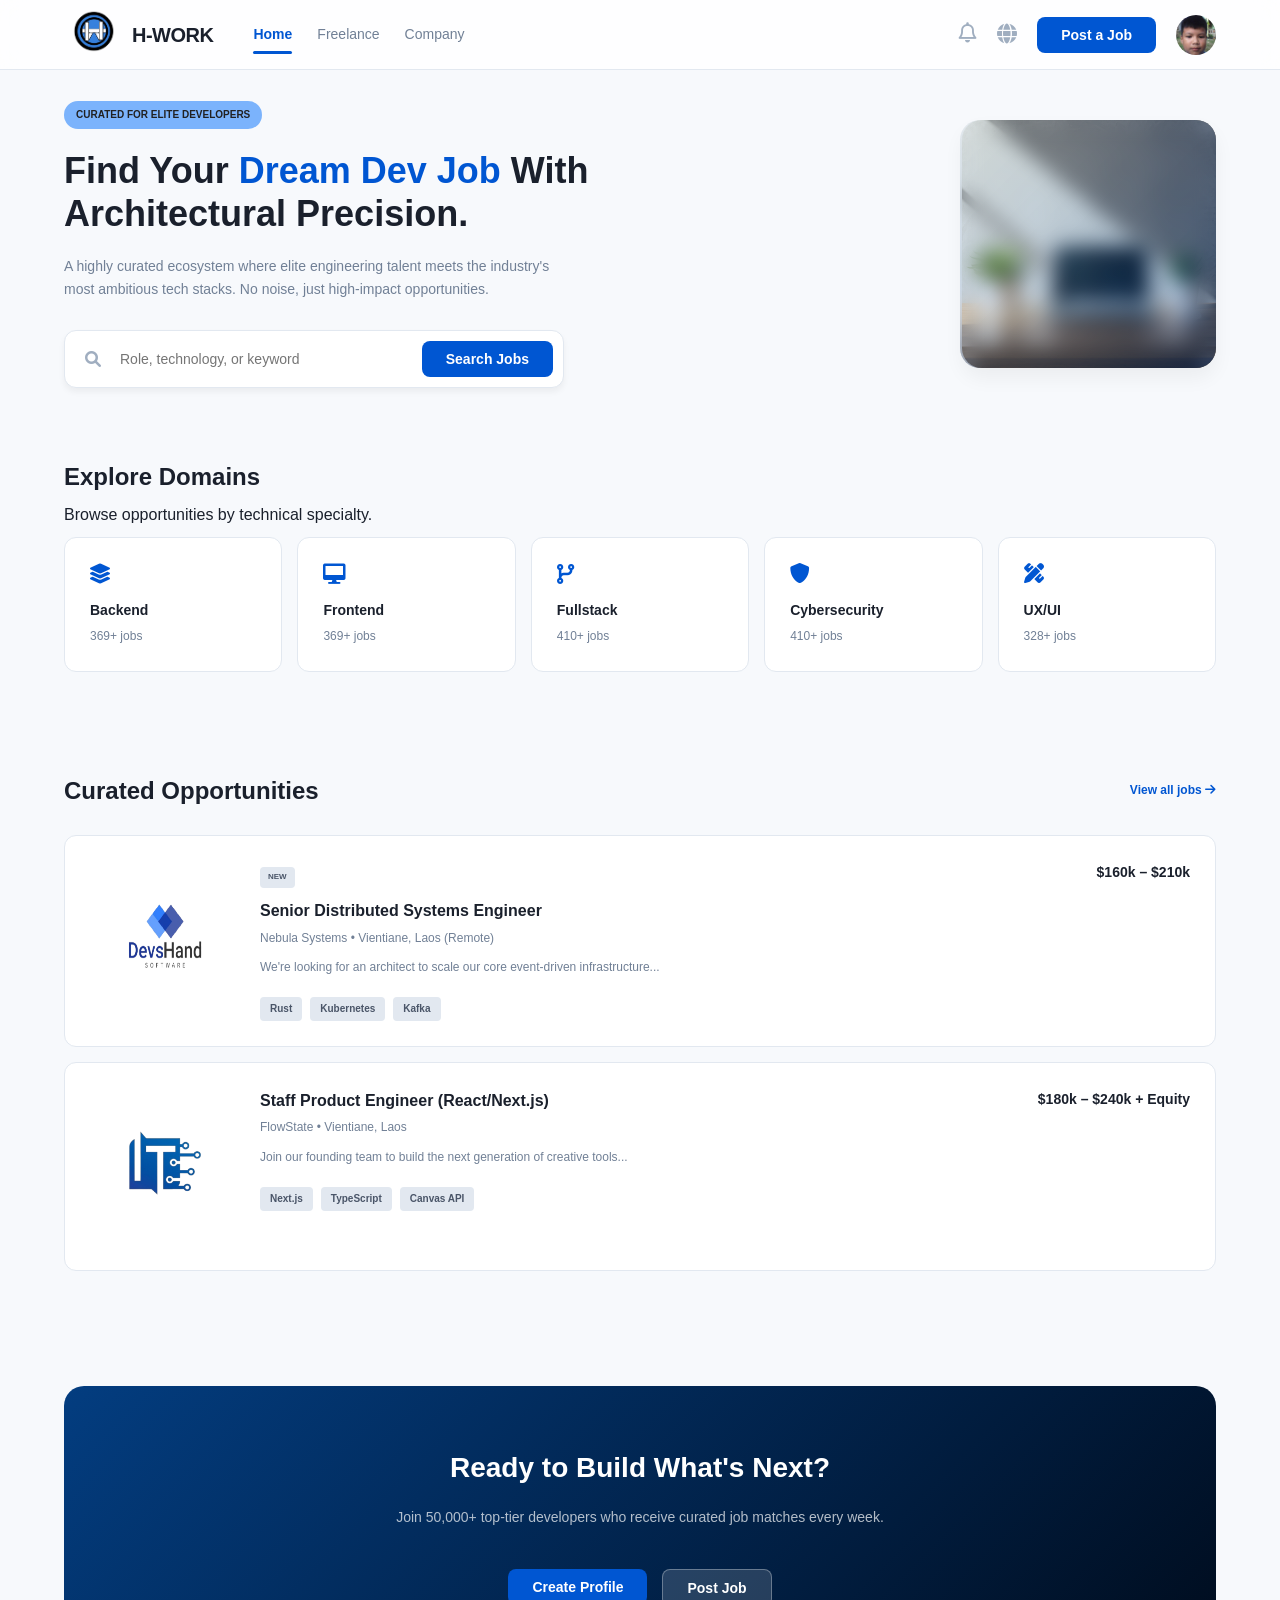
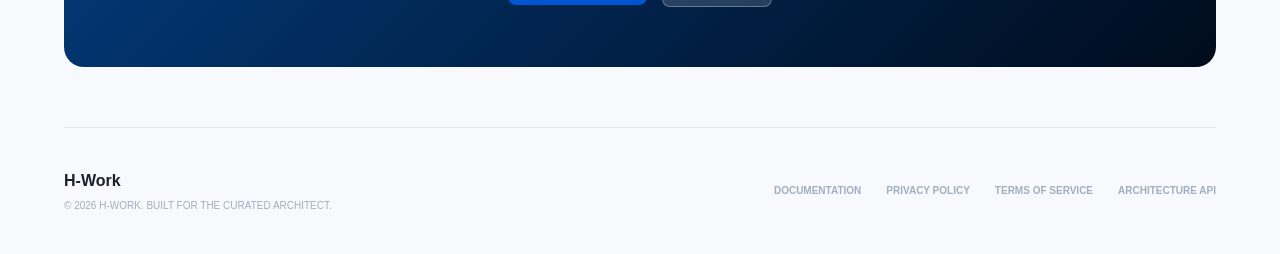
<file: home.html>
<!DOCTYPE html>
<html lang="th">

<head>
    <meta charset="UTF-8">
    <meta name="viewport" content="width=device-width, initial-scale=1.0">
    <title>H-Work: Find Your Dream Dev Job</title>
    <link rel="stylesheet" href="home.css">
    <link rel="stylesheet" href="https://cdnjs.cloudflare.com/ajax/libs/font-awesome/6.0.0/css/all.min.css">
</head>

<body>

    <header class="main-header">
        <div class="container header-content">
            <div class="header-left">
                <div class="logo-container">
                    <a href="/home.html"><img src="/picture/Logo3.png" alt="Logo" class="main-logo"></a>
                    <span class="logo-text">H-WORK</span>
                </div>
                <nav class="main-nav">
                    <a href="/home.html" class="active">Home</a>
                    <a href="#">Freelance</a>
                    <a href="#">Company</a>
                </nav>
            </div>
            <div class="header-actions">
                <a href="/noti.html" ><button class="icon-btn"><i class="far fa-bell"></i></button></a>
                <button class="icon-btn"><i class="fa-solid fa-globe"></i></button>
                <button class="btn btn-primary post-job-btn">Post a Job</button>
                <a href="/profile.html"><button class="user-avatar"><img src="/picture/profile.jpeg" alt="Profile"></button></a>
            </div>
        </div>
    </header>

    <section class="hero-section">
        <div class="container hero-content">
            <div class="hero-text">
                <span class="badge">CURATED FOR ELITE DEVELOPERS</span>
                <h1>Find Your <span>Dream Dev Job</span> With Architectural Precision.</h1>
                <p>A highly curated ecosystem where elite engineering talent meets the industry's most ambitious tech
                    stacks. No noise, just high-impact opportunities.</p>

                <div class="search-bar">
                    <i class="fas fa-search search-icon"></i>
                    <input type="text" placeholder="Role, technology, or keyword">
                    <button class="btn btn-primary search-btn">Search Jobs</button>
                </div>
            </div>
            <div class="hero-image-wrapper">
                <div class="blue-blur-overlay"></div>
                <img src="/picture/com.png" alt="Developer Illustration">
            </div>
        </div>
    </section>

    <section class="domains-section">
        <div class="container">
            <h2>Explore Domains</h2>
            <p>Browse opportunities by technical specialty.</p>

            <div class="domains-scroll-wrapper">
                <div class="domain-card">
                    <i class="fas fa-layer-group"></i>
                    <h3>Backend</h3>
                    <p>860 jobs</p>
                </div>
                <div class="domain-card">
                    <i class="fas fa-desktop"></i>
                    <h3>Frontend</h3>
                    <p>850 jobs</p>
                </div>
                <div class="domain-card">
                    <i class="fas fa-code-branch"></i>
                    <h3>Fullstack</h3>
                    <p>990 jobs</p>
                </div>
                <div class="domain-card">
                    <i class="fas fa-shield-alt"></i>
                    <h3>Cybersecurity</h3>
                    <p>940 jobs</p>
                </div>
                <div class="domain-card">
                    <i class="fas fa-pencil-ruler"></i>
                    <h3>UX/UI</h3>
                    <p>790 jobs</p>
                </div>
                <div class="domain-card">
                    <i class="fas fa-chart-line"></i>
                    <h3>Data Analysis</h3>
                    <p>800 jobs</p>
                </div>
                <div class="domain-card">
                    <i class="fa-solid fa-square-plus"></i>
                    <h3>Other</h3>
                    <p>1500 jobs</p>
                </div>
            </div>
        </div>
    </section>

    <section class="opportunities-section container">
        <div class="section-header">
            <h2>Curated Opportunities</h2>
            <a href="#" class="view-all">View all jobs <i class="fas fa-arrow-right"></i></a>
        </div>

        <div class="job-card">
            <div class="job-logo">
                <img src="/picture/Logo2.png" alt="Nebula Systems Logo">
            </div>
            <div class="job-details">
                <span class="job-badge new">NEW</span>
                <h3>Senior Distributed Systems Engineer</h3>
                <p class="company-info">Nebula Systems • Vientiane, Laos (Remote)</p>
                <p class="job-desc">We're looking for an architect to scale our core event-driven infrastructure...</p>
                <div class="tags">
                    <span>Rust</span>
                    <span>Kubernetes</span>
                    <span>Kafka</span>
                </div>
            </div>
            <div class="job-salary">
                $160k – $210k
            </div>
        </div>

        <div class="job-card">
            <div class="job-logo">
                <img src="/picture/Logo1.png" alt="FlowState Logo">
            </div>
            <div class="job-details">
                <h3>Staff Product Engineer (React/Next.js)</h3>
                <p class="company-info">FlowState • Vientiane, Laos</p>
                <p class="job-desc">Join our founding team to build the next generation of creative tools...</p>
                <div class="tags">
                    <span>Next.js</span>
                    <span>TypeScript</span>
                    <span>Canvas API</span>
                </div>
            </div>
            <div class="job-salary">
                $180k – $240k + Equity
            </div>
        </div>
    </section>

    <section class="build-banner container">
        <div class="banner-content">
            <h2>Ready to Build What's Next?</h2>
            <p>Join 50,000+ top-tier developers who receive curated job matches every week.</p>
            <div class="banner-actions">
                <a href="/profile.html"><button class="btn btn-primary banner-btn">Create Profile</button></a>
                <a href="/post-job.html"><button class="btn btn-secondary banner-btn">Post Job</button></a>
            </div>
        </div>
    </section>

    </main>

    <footer class="main-footer container">
        <div class="footer-left">
            <div class="logo-small">H-Work</div>
            <p>© 2026 H-WORK. BUILT FOR THE CURATED ARCHITECT.</p>
        </div>
        <div class="footer-links">
            <a href="#">DOCUMENTATION</a>
            <a href="#">PRIVACY POLICY</a>
            <a href="#">TERMS OF SERVICE</a>
            <a href="#">ARCHITECTURE API</a>
        </div>
    </footer>

    <script>
        const observer = new IntersectionObserver((entries) => {
            entries.forEach(entry => {
                if (entry.isIntersecting) {
                    const target = entry.target;
                    const goal = parseInt(target.innerText.replace(/\D/g, '')); // ดึงตัวเลขออกมา
                    let count = 0;
                    const speed = 2000 / goal; // ตั้งเวลาให้วิ่งจบใน 2 วินาที

                    const updateCount = () => {
                        if (count < goal) {
                            count += Math.ceil(goal / 100); // เพิ่มทีละนิด
                            target.innerText = count.toLocaleString() + "+ jobs";
                            setTimeout(updateCount, 30);
                        } else {
                            target.innerText = goal.toLocaleString() + "+ jobs";
                        }
                    };
                    updateCount();
                    observer.unobserve(target); // ทำครั้งเดียวพอ
                }
            });
        }, { threshold: 0.5 });

        // สั่งให้จับตาดูตัวเลขใน Domain Card (สมมติว่าเปลี่ยน <p> เป็นคลาส .job-count)
        document.querySelectorAll('.domain-card p').forEach(p => observer.observe(p));
    </script>

</body>

</html>
</file>
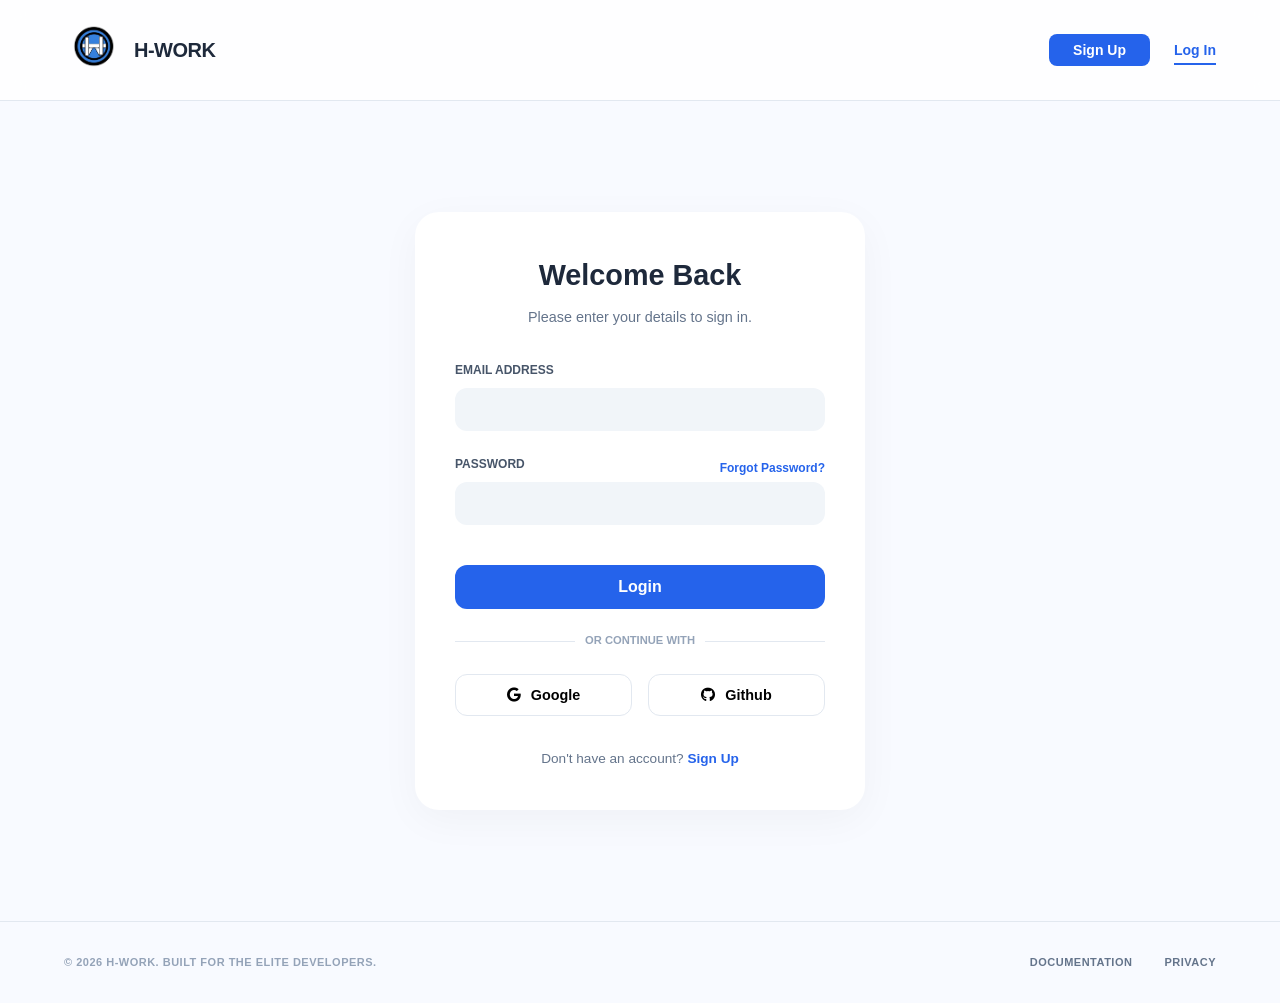
<file: login.html>
<!DOCTYPE html>
<html lang="lo">

<head>
    <meta charset="UTF-8">
    <meta name="viewport" content="width=device-width, initial-scale=1.0">
    <title>H-WORK Login</title>
    <link rel="stylesheet" href="login.css">
    <link rel="stylesheet" href="https://cdnjs.cloudflare.com/ajax/libs/font-awesome/6.0.0/css/all.min.css">
</head>

<body>
    <header class="navbar">
        <div class="logo-container">
            <a href="/index.html"><img src="picture/Logo3.png" alt="Logo" class="main-logo"></a>
            <span class="logo-text">H-WORK</span>
        </div>
        <nav>
            <a href="/signup.html"><button class="btn-nav-style">Sign Up</button></a>
            <a href="/login.html" class="active">Log In</a>
        </nav>
    </header>

    <main class="login-container">
        <div class="login-card">
            <h2>Welcome Back</h2>
            <p class="subtitle">Please enter your details to sign in.</p>

            <form class="login-form">
                <div class="input-group">
                    <label for="email">EMAIL ADDRESS</label>
                    <div class="input-wrapper">
                        <i class="icon-mail"></i> <input type="email" id="email">
                    </div>
                </div>

                <div class="input-group">
                    <div class="label-row">
                        <label for="password">PASSWORD</label>
                        <a href="#" class="forgot-link">Forgot Password?</a>
                    </div>
                    <div class="input-wrapper">
                        <i class="icon-lock"></i>
                        <input type="password" id="password">
                    </div>
                </div>

                <a href="/index.html"><button type="button" class="btn-login-main">Login</button></a>
            </form>

            <div class="divider">
                <span>OR CONTINUE WITH</span>
            </div>

            <div class="social-login">
                <button class="btn-social">
                    <i class="fa-brands fa-google"></i> Google
                </button>
                <button class="btn-social">
                    <i class="fa-brands fa-github"></i> Github
                </button>
            </div>

            <p class="signup-footer">
                Don't have an account? <a href="/signup.html">Sign Up</a>
            </p>
        </div>
    </main>

    <footer class="login-footer">
        <div class="footer-left">
            <p>© 2026 H-WORK. BUILT FOR THE ELITE DEVELOPERS.</p>
        </div>
        <div class="footer-right">
            <a href="#">DOCUMENTATION</a>
            <a href="#">PRIVACY</a>
        </div>
    </footer>
</body>

</html>
</file>
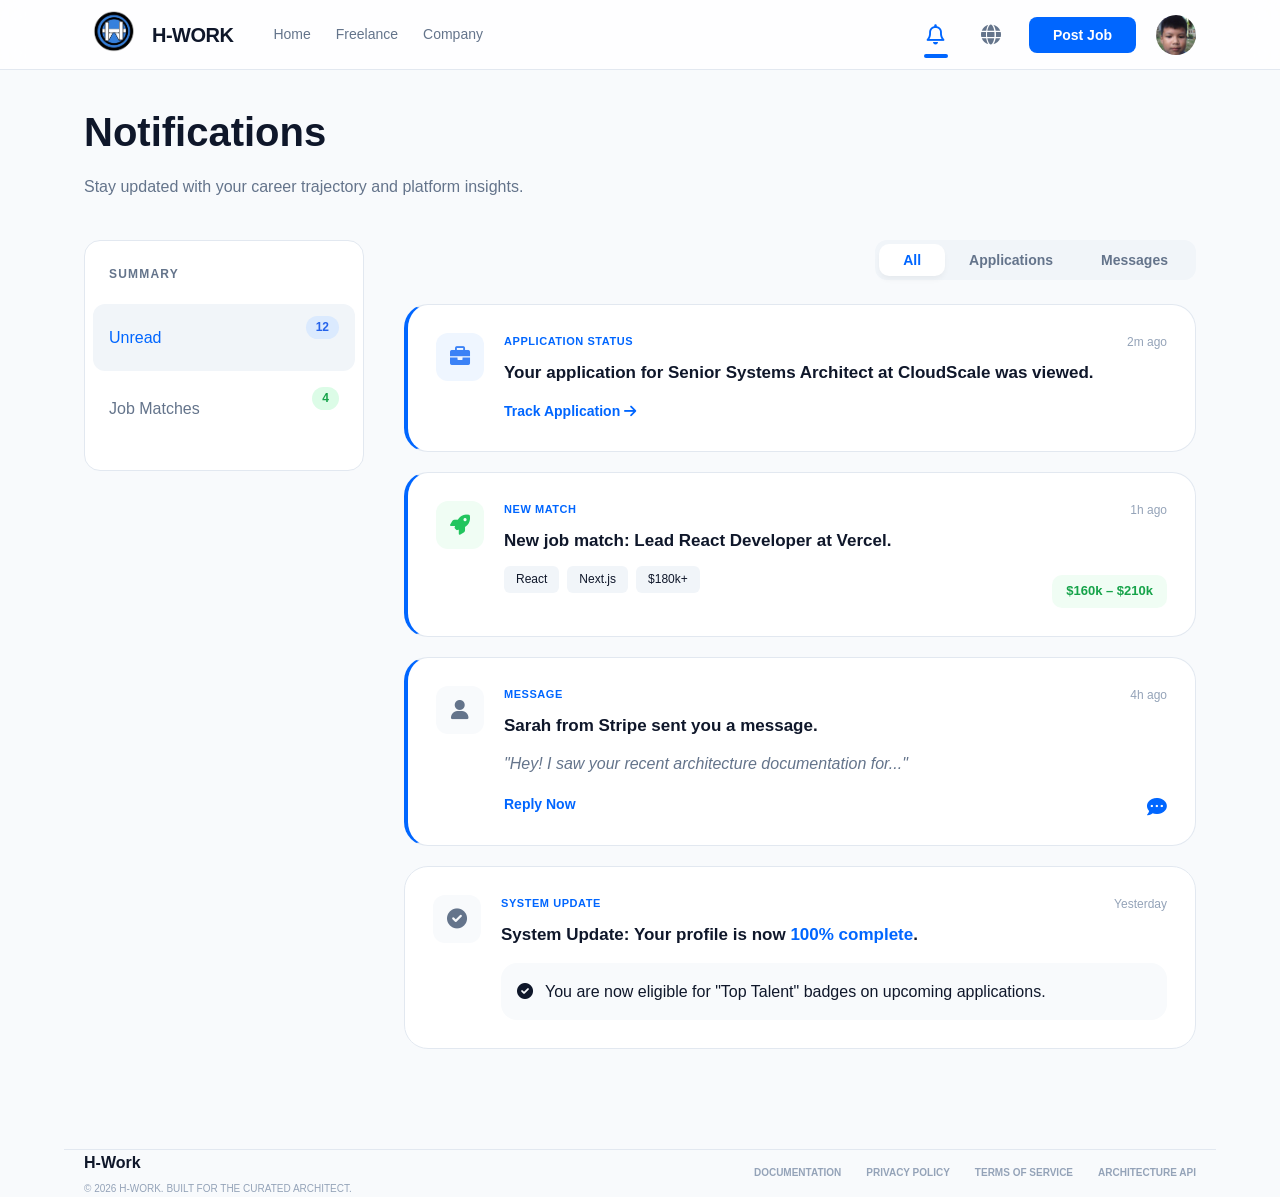
<file: noti.html>
<!DOCTYPE html>
<html lang="th">

<head>
    <meta charset="UTF-8">
    <meta name="viewport" content="width=device-width, initial-scale=1.0">
    <title>H-Work: Notifications</title>
    <link rel="stylesheet" href="index.css">
    <link rel="stylesheet" href="noti.css">
    <link rel="stylesheet" href="https://cdnjs.cloudflare.com/ajax/libs/font-awesome/6.0.0/css/all.min.css">
</head>

<body>

    <header class="main-header">
        <div class="container header-content">
            <div class="header-left">
                <div class="logo-container">
                    <a href="/index.html"><img src="picture/Logo3.png" alt="Logo" class="main-logo"></a>
                    <span class="logo-text">H-WORK</span>
                </div>
                <nav class="main-nav">
                    <a href="/index.html">Home</a>
                    <a href="/freelance.html">Freelance</a>
                    <a href="/Company.html">Company</a>
                </nav>
            </div>
            <div class="header-actions">
                <a href="/noti.html"><button class="icon-btn active-icon"><i class="far fa-bell"></i></button></a>
                <button class="icon-btn"><i class="fa-solid fa-globe"></i></button>
                <a href="/post-job.html"><button class="btn btn-primary post-job-btn">Post Job</button></a>
                <a href="/profile.html"><button class="user-avatar"><img src="picture/profile.jpeg"
                            alt="Profile"></button></a>
            </div>
        </div>
    </header>

    <main class="notifications-page container">
        <header class="page-title-area">
            <h1>Notifications</h1>
            <p>Stay updated with your career trajectory and platform insights.</p>
        </header>

        <div class="notifications-layout">
            <aside class="notif-sidebar">
                <div class="summary-card">
                    <h3>SUMMARY</h3>
                    <ul class="summary-list">
                        <li class="active">
                            <span>Unread</span>
                            <span class="badge blue">12</span>
                        </li>
                        <li>
                            <span>Job Matches</span>
                            <span class="badge green">4</span>
                        </li>
                    </ul>
                </div>
            </aside>

            <section class="notif-content">
                <div class="tab-header">
                    <div class="notif-filter-tabs">
                        <button class="tab active">All</button>
                        <button class="tab">Applications</button>
                        <button class="tab">Messages</button>
                    </div>
                </div>

                <div class="notif-list">
                    <div class="notif-card unread">
                        <div class="notif-icon-box status-blue">
                            <i class="fa-solid fa-briefcase"></i>
                        </div>
                        <div class="notif-info">
                            <div class="notif-meta">
                                <span class="notif-category">APPLICATION STATUS</span>
                                <span class="notif-time">2m ago</span>
                            </div>
                            <h4>Your application for Senior Systems Architect at CloudScale was viewed.</h4>
                            <a href="#" class="notif-action-link">Track Application <i
                                    class="fa-solid fa-arrow-right"></i></a>
                        </div>
                    </div>

                    <div class="notif-card unread">
                        <div class="notif-icon-box status-green">
                            <i class="fa-solid fa-rocket"></i>
                        </div>
                        <div class="notif-info">
                            <div class="notif-meta">
                                <span class="notif-category">NEW MATCH</span>
                                <span class="notif-time">1h ago</span>
                            </div>
                            <h4>New job match: Lead React Developer at Vercel.</h4>
                            <div class="skill-tags">
                                <span>React</span>
                                <span>Next.js</span>
                                <span>$180k+</span>
                            </div>
                            <div class="salary-tag">$160k – $210k</div>
                        </div>
                    </div>

                    <div class="notif-card unread">
                        <div class="notif-icon-box status-grey">
                            <i class="fa-solid fa-user"></i>
                        </div>
                        <div class="notif-info">
                            <div class="notif-meta">
                                <span class="notif-category">MESSAGE</span>
                                <span class="notif-time">4h ago</span>
                            </div>
                            <h4>Sarah from Stripe sent you a message.</h4>
                            <p class="notif-excerpt">"Hey! I saw your recent architecture documentation for..."</p>
                            <a href="#" class="notif-action-link">Reply Now</a>
                            <i class="fa-solid fa-comment-dots notif-chat-icon"></i>
                        </div>
                    </div>

                    <div class="notif-card">
                        <div class="notif-icon-box status-grey">
                            <i class="fa-solid fa-circle-check"></i>
                        </div>
                        <div class="notif-info">
                            <div class="notif-meta">
                                <span class="notif-category">SYSTEM UPDATE</span>
                                <span class="notif-time">Yesterday</span>
                            </div>
                            <h4>System Update: Your profile is now <span class="text-highlight">100% complete</span>.
                            </h4>
                            <div class="system-inner-box">
                                <i class="fa-solid fa-circle-check system-check-icon"></i>
                                <p>You are now eligible for "Top Talent" badges on upcoming applications.</p>
                            </div>
                        </div>
                    </div>
                </div>
            </section>
        </div>
    </main>

    <footer class="main-footer container">
        <div class="footer-left">
            <div class="logo-small">H-Work</div>
            <p>© 2026 H-WORK. BUILT FOR THE CURATED ARCHITECT.</p>
        </div>
        <div class="footer-links">
            <a href="#">DOCUMENTATION</a>
            <a href="#">PRIVACY POLICY</a>
            <a href="#">TERMS OF SERVICE</a>
            <a href="#">ARCHITECTURE API</a>
        </div>
    </footer>

    <script>
        document.addEventListener('DOMContentLoaded', () => {
            const tabs = document.querySelectorAll('.tab');
            const notifCards = document.querySelectorAll('.notif-card');
            const unreadBadge = document.querySelector('.badge.blue');
            const summaryItems = document.querySelectorAll('.summary-list li');

            tabs.forEach(tab => {
                tab.addEventListener('click', () => {
                    tabs.forEach(t => t.classList.remove('active'));
                    tab.classList.add('active');

                    const filterType = tab.textContent.toLowerCase();


                    notifCards.forEach(card => {
                        const category = card.querySelector('.notif-category').textContent.toLowerCase();

                        if (filterType === 'all') {
                            card.style.display = 'flex';
                        } else if (category.includes(filterType.slice(0, -1))) { 
                            card.style.display = 'flex';
                        } else {
                            card.style.display = 'none';
                        }
                    });
                });
            });

            notifCards.forEach(card => {
                card.addEventListener('click', function () {
                    if (this.classList.contains('unread')) {
                        this.classList.remove('unread');
                        this.style.transition = 'all 0.5s ease';


                        let currentCount = parseInt(unreadBadge.textContent);
                        if (currentCount > 0) {
                            unreadBadge.textContent = currentCount - 1;

                            if (currentCount - 1 === 0) {
                                unreadBadge.style.display = 'none';
                            }
                        }

                        this.style.borderLeft = '1px solid var(--border-color)';
                    }
                });
            });

            summaryItems.forEach(item => {
                item.addEventListener('click', () => {
                    summaryItems.forEach(i => i.classList.remove('active'));
                    item.classList.add('active');
                });
            });

            notifCards.forEach(card => {
                card.addEventListener('mouseenter', () => {
                    card.style.transform = 'translateY(-2px)';
                    card.style.boxShadow = '0 10px 20px rgba(0,0,0,0.05)';
                });
                card.addEventListener('mouseleave', () => {
                    card.style.transform = 'translateY(0)';
                    card.style.boxShadow = 'none';
                });
            });
        });
    </script>

</body>

</html>
</file>
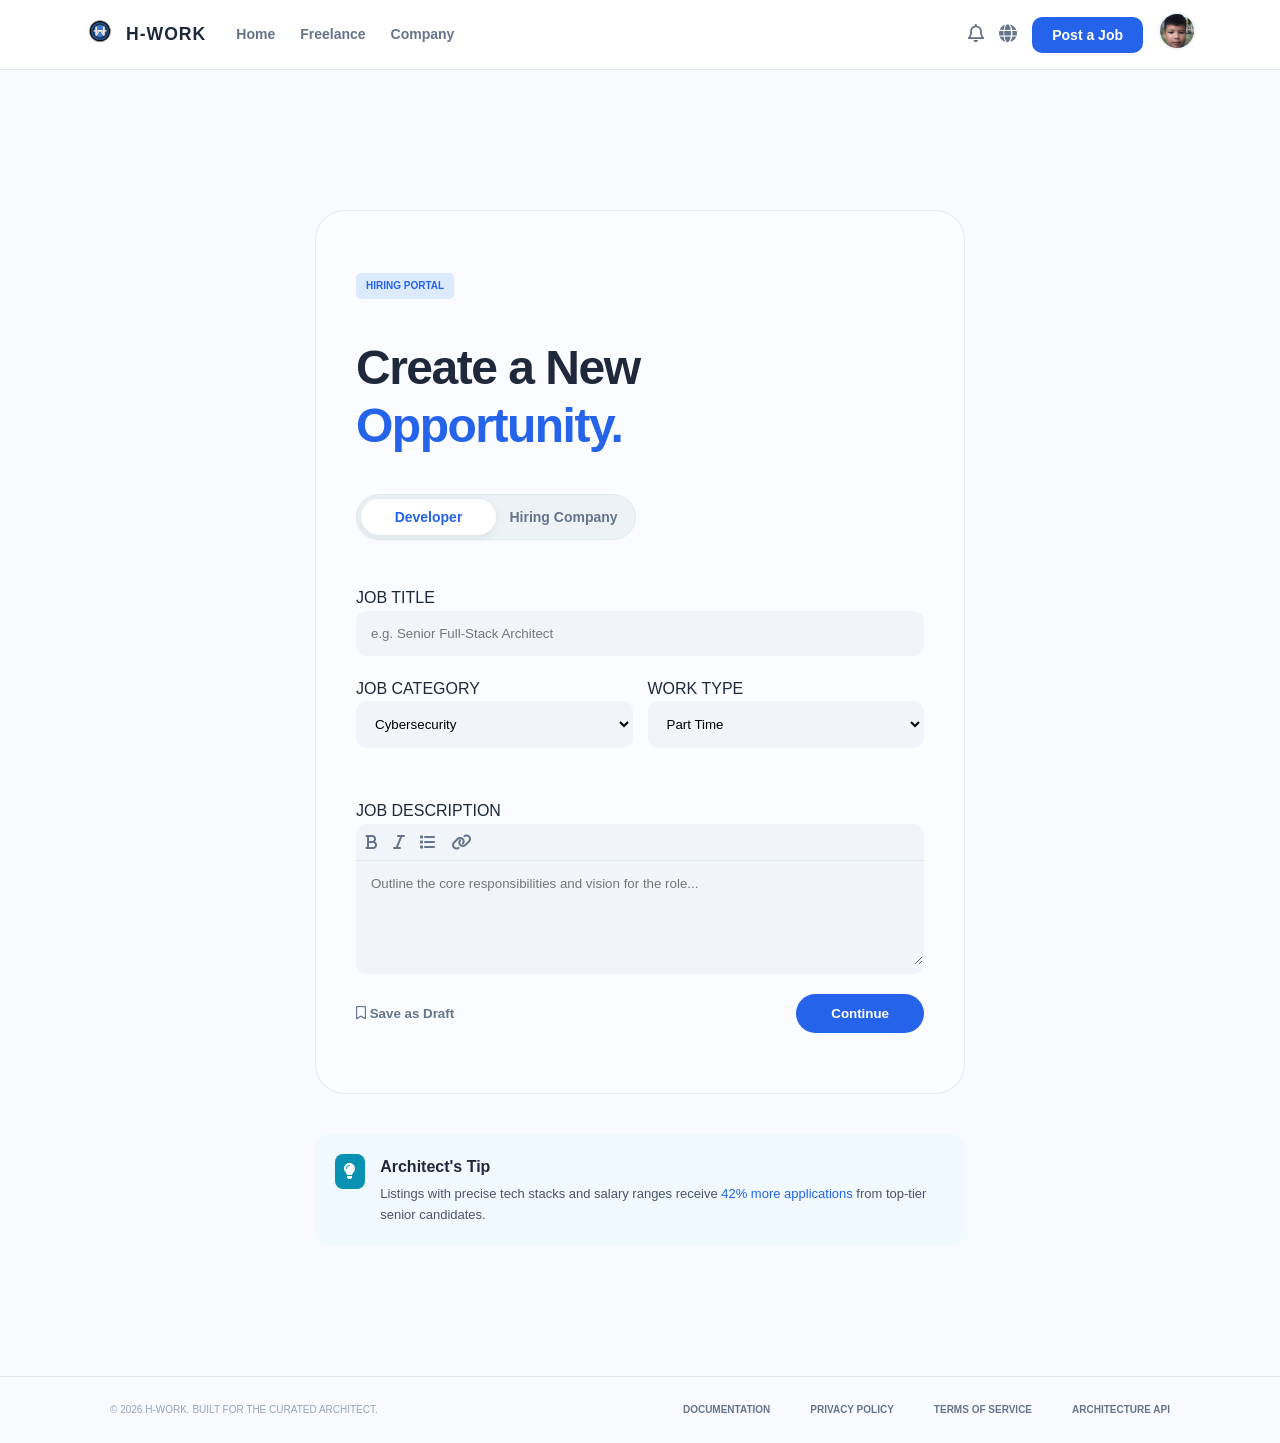
<file: post-job.html>
<!DOCTYPE html>
<html lang="en">

<head>
    <meta charset="UTF-8">
    <meta name="viewport" content="width=device-width, initial-scale=1.0">
    <title>Post a Job - H-WORK</title>
    <link rel="stylesheet" href="index.css">
    <link rel="stylesheet" href="post-job.css">
    <link rel="stylesheet" href="https://cdnjs.cloudflare.com/ajax/libs/font-awesome/6.0.0/css/all.min.css">
</head>

<body>
    <header class="main-header">
        <div class="container header-content">
            <div class="header-left">
                <div class="logo-container">
                    <a href="/index.html"><img src="picture/Logo3.png" alt="Logo" class="main-logo"></a>
                    <span class="logo-text">H-WORK</span>
                </div>
                <nav class="main-nav">
                    <a href="/index.html">Home</a>
                    <a href="/freelance.html">Freelance</a>
                    <a href="/Company.html">Company</a>
                </nav>
            </div>
            <div class="header-actions">
                <a href="/noti.html"><button class="icon-btn"><i class="far fa-bell"></i></button></a>
                <button class="icon-btn"><i class="fa-solid fa-globe"></i></button>
                <button class="btn btn-primary post-job-btn">Post a Job</button>
                <div class="nav-profile-pic">
                    <img src="picture/profile.jpeg" alt="Profile">
                </div>
            </div>
        </div>
    </header>

    <main class="main-content">
        <div class="form-portal-wrapper">
            <div class="portal-header">
                <span class="badge">HIRING PORTAL</span>
                <h1>Create a New <br><span class="blue-text">Opportunity.</span></h1>
            </div>

            <div class="toggle-switch">
                <div class="toggle-slider"></div>

                <button class="toggle-opt active">Developer</button>
                <button class="toggle-opt">Hiring Company</button>
            </div>

            <div class="job-form-card">
                <div class="input-group">
                    <label>JOB TITLE</label>
                    <input type="text" placeholder="e.g. Senior Full-Stack Architect">
                </div>

                <div class="input-row">
                    <div class="input-group">
                        <label>JOB CATEGORY</label>
                        <select>
                            <option>Cybersecurity</option>
                            <option>Fullstack</option>
                            <option>Frontend</option>
                            <option>Backend</option>
                        </select>
                    </div>
                    <div class="input-group">
                        <label>WORK TYPE</label>
                        <select>
                            <option>Part Time</option>
                            <option>Full Time</option>
                        </select>
                    </div>
                </div>

                <div class="input-group">
                    <label>JOB DESCRIPTION</label>
                    <div class="rich-editor">
                        <div class="toolbar">
                            <i class="fa-solid fa-bold"></i>
                            <i class="fa-solid fa-italic"></i>
                            <i class="fa-solid fa-list"></i>
                            <i class="fa-solid fa-link"></i>
                        </div>
                        <textarea rows="5"
                            placeholder="Outline the core responsibilities and vision for the role..."></textarea>
                    </div>
                </div>

                <div class="form-actions">
                    <button class="btn-draft"><i class="fa-regular fa-bookmark"></i> Save as Draft</button>
                    <button class="btn-continue">Continue</button>
                </div>
            </div>
        </div>

        <div class="architect-tip">
            <div class="tip-icon"><i class="fa-solid fa-lightbulb"></i></div>
            <div class="tip-content">
                <strong>Architect's Tip</strong>
                <p>Listings with precise tech stacks and salary ranges receive <span class="blue-text">42% more
                        applications</span> from top-tier senior candidates.</p>
            </div>
        </div>
    </main>

    <footer class="footer">
        <div class="footer-content">
            <p>© 2026 H-WORK. BUILT FOR THE CURATED ARCHITECT.</p>
            <div class="footer-links">
                <a href="#">DOCUMENTATION</a>
                <a href="#">PRIVACY POLICY</a>
                <a href="#">TERMS OF SERVICE</a>
                <a href="#">ARCHITECTURE API</a>
            </div>
        </div>
    </footer>
    <script>
        document.addEventListener('DOMContentLoaded', () => {
            const toggleOptions = document.querySelectorAll('.toggle-opt');
            const slider = document.querySelector('.toggle-slider');

            toggleOptions.forEach((option, index) => {
                option.addEventListener('click', () => {
                    // จัดการคลาส active
                    toggleOptions.forEach(opt => opt.classList.remove('active'));
                    option.classList.add('active');

                    // เลื่อน Slider ด้วย % (0% สำหรับตัวแรก, 100% สำหรับตัวที่สอง)
                    // ใช้วิธีคำนวณตำแหน่งที่แน่นอนจากขนาดจริง
                    const offset = index * 100;
                    slider.style.transform = `translateX(${offset}%)`;
                });
            });
        });
    </script>
</body>

</html>
</file>
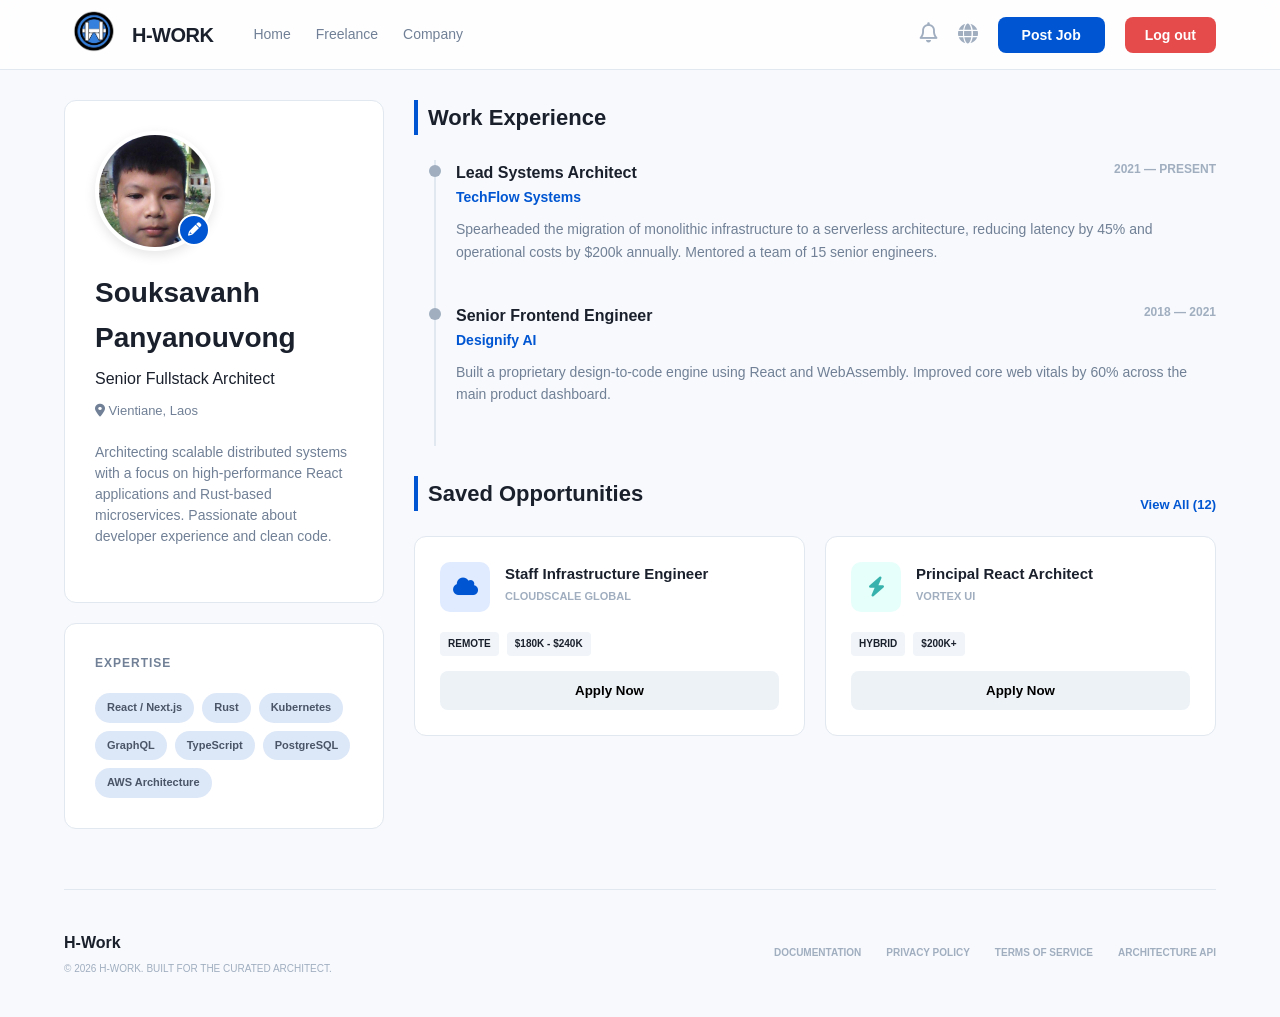
<file: profile.html>
<!DOCTYPE html>
<html lang="th">

<head>
    <meta charset="UTF-8">
    <meta name="viewport" content="width=device-width, initial-scale=1.0">
    <title>H-Work: Profile</title>
    <link rel="stylesheet" href="index.css">
    <link rel="stylesheet" href="profile.css">
    <link rel="stylesheet" href="https://cdnjs.cloudflare.com/ajax/libs/font-awesome/6.0.0/css/all.min.css">
</head>

<body>

    <header class="main-header">
        <div class="container header-content">
            <div class="header-left">
                <div class="logo-container">
                    <a href="/index.html"><img src="picture/Logo3.png" alt="Logo" class="main-logo"></a>
                    <span class="logo-text">H-WORK</span>
                </div>
                <nav class="main-nav">
                    <a href="/index.html">Home</a>
                    <a href="/freelance.html">Freelance</a>
                    <a href="/Company.html">Company</a>
                </nav>
            </div>
            <div class="header-actions">
                <a href="/noti.html"><button class="icon-btn"><i class="far fa-bell"></i></button></a>
                <button class="icon-btn"><i class="fa-solid fa-globe"></i></button>
                <a href="/post-job.html"><button class="btn btn-primary post-job-btn">Post Job</button></a>
                <a href="/login.html"><button class="btn log-out-btn">Log out</button></a>
            </div>
        </div>
    </header>

    <main class="profile-page container">
        <aside class="profile-sidebar">
            <div class="profile-card">
                <div class="avatar-container">
                    <div class="big-avatar">
                        <img src="picture/profile.jpeg" alt="Profile Picture">
                    </div>
                    <button class="edit-avatar-btn"><i class="fa-solid fa-pencil"></i></button>
                </div>
                <h1 class="user-name">Souksavanh Panyanouvong</h1>
                <p class="user-title">Senior Fullstack Architect</p>
                <p class="user-location"><i class="fa-solid fa-location-dot"></i> Vientiane, Laos</p>
                <p class="user-bio">
                    Architecting scalable distributed systems with a focus on high-performance React applications and
                    Rust-based microservices. Passionate about developer experience and clean code.
                </p>
            </div>

            <div class="expertise-card">
                <h3>EXPERTISE</h3>
                <div class="expertise-tags">
                    <span>React / Next.js</span>
                    <span>Rust</span>
                    <span>Kubernetes</span>
                    <span>GraphQL</span>
                    <span>TypeScript</span>
                    <span>PostgreSQL</span>
                    <span>AWS Architecture</span>
                </div>
            </div>
        </aside>

        <section class="profile-main-content">
            <div class="content-section">
                <h2 class="section-title">Work Experience</h2>
                <div class="experience-timeline">
                    <div class="timeline-item">
                        <div class="timeline-dot"></div>
                        <div class="exp-header">
                            <div>
                                <h4>Lead Systems Architect</h4>
                                <p class="company-name">TechFlow Systems</p>
                            </div>
                            <span class="exp-date">2021 — PRESENT</span>
                        </div>
                        <p class="exp-desc">Spearheaded the migration of monolithic infrastructure to a serverless
                            architecture, reducing latency by 45% and operational costs by $200k annually. Mentored a
                            team of 15 senior engineers.</p>
                    </div>

                    <div class="timeline-item">
                        <div class="timeline-dot"></div>
                        <div class="exp-header">
                            <div>
                                <h4>Senior Frontend Engineer</h4>
                                <p class="company-name">Designify AI</p>
                            </div>
                            <span class="exp-date">2018 — 2021</span>
                        </div>
                        <p class="exp-desc">Built a proprietary design-to-code engine using React and WebAssembly.
                            Improved core web vitals by 60% across the main product dashboard.</p>
                    </div>
                </div>
            </div>

            <div class="content-section">
                <div class="section-header-inline">
                    <h2 class="section-title">Saved Opportunities</h2>
                    <a href="#" class="view-all-link">View All (12)</a>
                </div>
                <div class="saved-jobs-grid">
                    <div class="mini-job-card">
                        <div class="mini-job-header">
                            <div class="mini-logo-placeholder blue"><i class="fa-solid fa-cloud"></i></div>
                            <div>
                                <h4>Staff Infrastructure Engineer</h4>
                                <p>CLOUDSCALE GLOBAL</p>
                            </div>
                        </div>
                        <div class="mini-job-footer">
                            <div class="mini-tags">
                                <span>REMOTE</span>
                                <span>$180K - $240K</span>
                            </div>
                            <button class="btn-apply-mini">Apply Now</button>
                        </div>
                    </div>

                    <div class="mini-job-card">
                        <div class="mini-job-header">
                            <div class="mini-logo-placeholder green"><i class="fa-solid fa-bolt"></i></div>
                            <div>
                                <h4>Principal React Architect</h4>
                                <p>VORTEX UI</p>
                            </div>
                        </div>
                        <div class="mini-job-footer">
                            <div class="mini-tags">
                                <span>HYBRID</span>
                                <span>$200K+</span>
                            </div>
                            <button class="btn-apply-mini">Apply Now</button>
                        </div>
                    </div>
                </div>
            </div>
        </section>
    </main>

    <footer class="main-footer container">
        <div class="footer-left">
            <div class="logo-small">H-Work</div>
            <p>© 2026 H-WORK. BUILT FOR THE CURATED ARCHITECT.</p>
        </div>
        <div class="footer-links">
            <a href="#">DOCUMENTATION</a>
            <a href="#">PRIVACY POLICY</a>
            <a href="#">TERMS OF SERVICE</a>
            <a href="#">ARCHITECTURE API</a>
        </div>
    </footer>

</body>

</html>
</file>
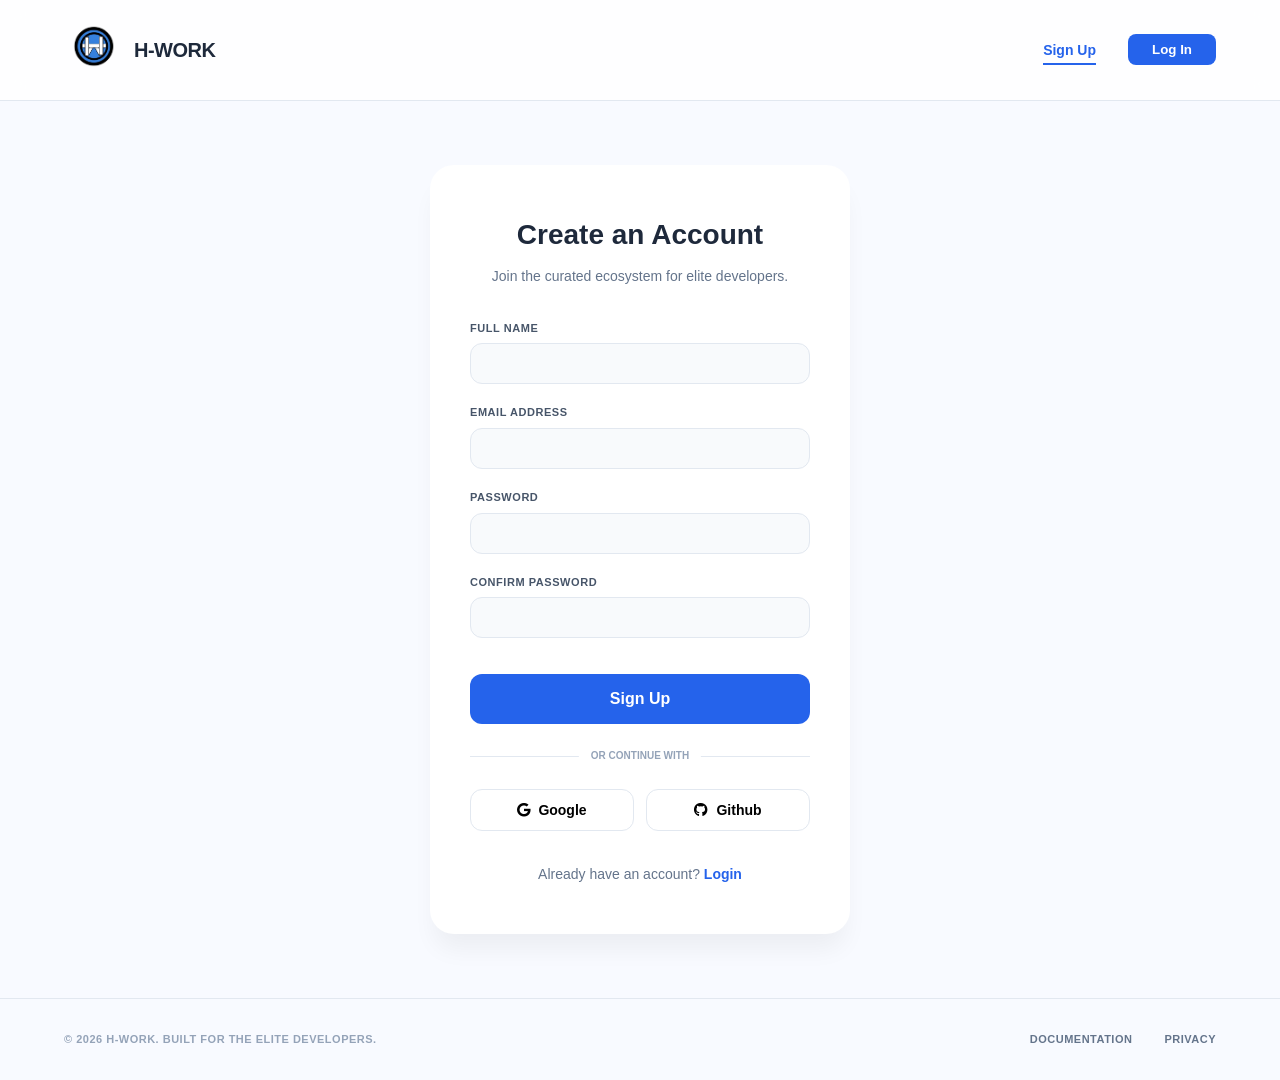
<file: signup.html>
<!DOCTYPE html>
<html lang="en">

<head>
    <meta charset="UTF-8">
    <meta name="viewport" content="width=device-width, initial-scale=1.0">
    <title>H-Work Sign Up</title>
    <link rel="stylesheet" href="signup.css">
    <link rel="stylesheet" href="https://cdnjs.cloudflare.com/ajax/libs/font-awesome/6.5.1/css/all.min.css">
</head>

<body>

    <header class="navbar">
        <div class="logo-container">
            <a href="/index.html"><img src="picture/Logo3.png" alt="Logo" class="main-logo"></a>
            <span class="logo-text">H-WORK</span>
        </div>
        <nav>
            <a href="/signup.html" class="active">Sign Up</a>
            <a href="/login.html"><button class="btn-login-nav">Log In</button></a>
        </nav>
    </header>

    <main class="auth-container">
        <div class="auth-card">
            <h1>Create an Account</h1>
            <p class="subtitle">Join the curated ecosystem for elite developers.</p>

            <form>
                <div class="input-group">
                    <label>FULL NAME</label>
                    <input type="text" required>
                </div>
                <div class="input-group">
                    <label>EMAIL ADDRESS</label>
                    <input type="email" required>
                </div>
                <div class="input-group">
                    <label>PASSWORD</label>
                    <div class="password-wrapper">
                        <input type="password" required>
                    </div>
                </div>
                <div class="input-group">
                    <label>CONFIRM PASSWORD</label>
                    <div class="password-wrapper">
                        <input type="password" required>
                    </div>
                </div>
                <a href="/index.html"><button type="button" class="btn-signup">Sign Up</button></a>
            </form>

            <div class="divider">
                <span>OR CONTINUE WITH</span>
            </div>

            <div class="social-login">
                <button class="social-btn"><i class="fa-brands fa-google"></i> Google</button>
                <button class="social-btn"><i class="fa-brands fa-github"></i> Github</button>
            </div>

            <p class="footer-link">Already have an account? <a href="/login.html">Login</a></p>
        </div>
    </main>

    <footer class="login-footer">
        <div class="footer-left">
            <p>© 2026 H-WORK. BUILT FOR THE ELITE DEVELOPERS.</p>
        </div>
        <div class="footer-right">
            <a href="#">DOCUMENTATION</a>
            <a href="#">PRIVACY</a>
        </div>
    </footer>

</body>

</html>
</file>
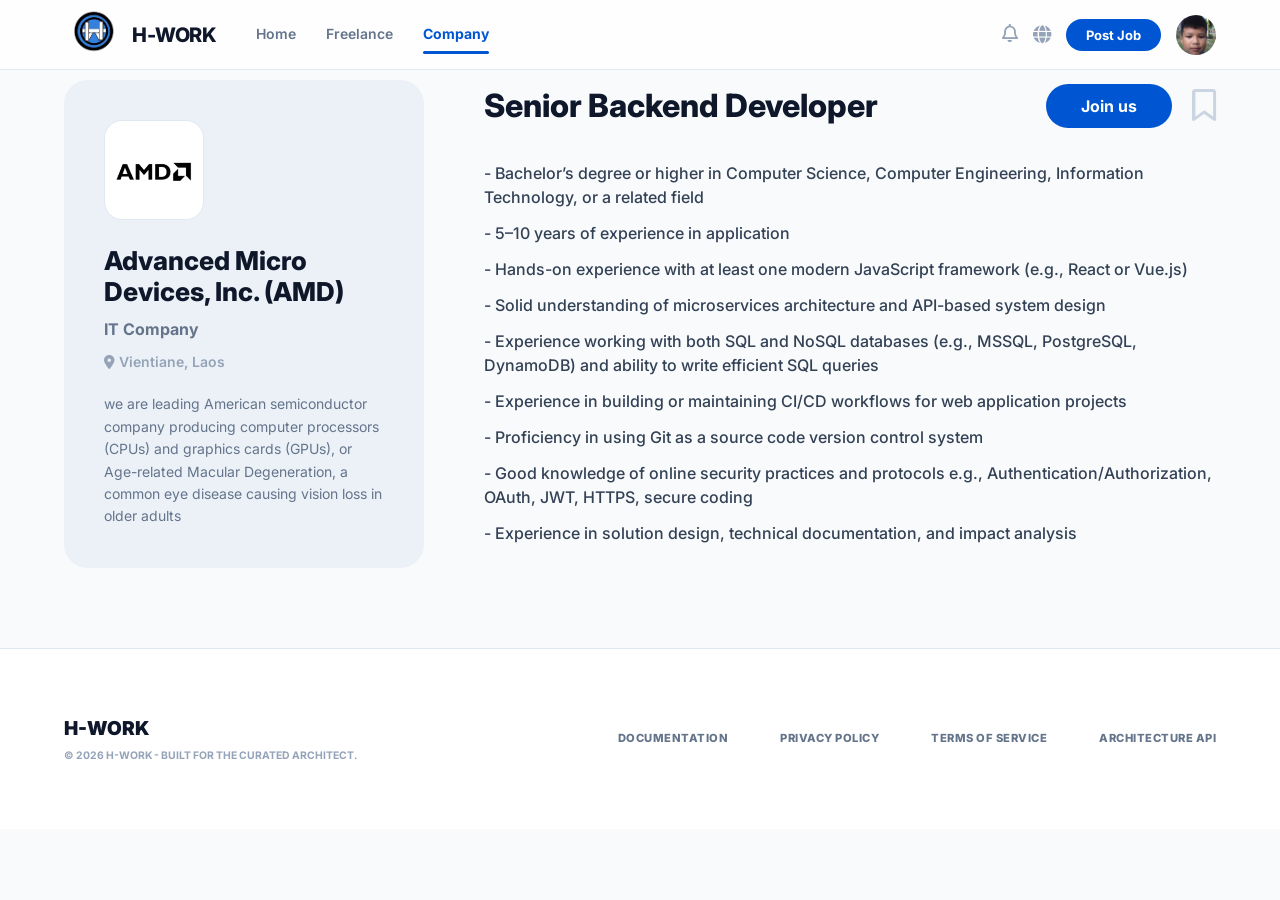
<file: viewjob.html>
<!DOCTYPE html>
<html lang="en">

<head>
    <meta charset="UTF-8">
    <meta name="viewport" content="width=device-width, initial-scale=1.0">
    <title>H-WORK | View Job</title>
    <link rel="stylesheet" href="https://cdnjs.cloudflare.com/ajax/libs/font-awesome/6.4.0/css/all.min.css">
    <link href="https://fonts.googleapis.com/css2?family=Inter:wght@300;400;500;600;700;800&display=swap"
        rel="stylesheet">
    <link rel="stylesheet" href="viewjob.css">
    <link rel="stylesheet" href="freelance.css">
</head>

<body>

    <header class="main-header">
        <div class="container header-content">
            <div class="header-left">
                <div class="logo-container">
                    <a href="/index.html"><img src="picture/Logo3.png" alt="Logo" class="main-logo"></a>
                    <span class="logo-text">H-WORK</span>
                </div>
                <nav class="main-nav">
                    <a href="/index.html">Home</a>
                    <a href="/freelance.html">Freelance</a>
                    <a href="/Company.html" class="active">Company</a>
                </nav>
            </div>
            <div class="header-actions">
                <a href="/noti.html"><button class="icon-btn"><i class="far fa-bell"></i></button></a>
                <button class="icon-btn"><i class="fa-solid fa-globe"></i></button>
                <a href="/post-job.html"><button class="btn btn-primary post-job-btn">Post Job</button></a>
                <a href="/profile.html">
                    <button class="user-avatar">
                        <img src="picture/profile.jpeg" alt="Profile">
                    </button>
                </a>
            </div>
        </div>
    </header>

    <div class="container profile-grid">
        <aside class="sidebar-profile">
            <div class="info-card">
                <div class="company-logo-box">
                    <img src="picture/Logo4.png" alt="AMD Logo">
                </div>
                <h1 class="profile-name">Advanced Micro Devices, Inc. (AMD)</h1>
                <p class="profile-title">IT Company</p>
                <p class="profile-location"><i class="fa-solid fa-location-dot"></i> Vientiane, Laos</p>
                <p class="profile-bio">
                    we are leading American semiconductor company producing computer processors (CPUs) and graphics
                    cards (GPUs), or Age-related Macular Degeneration, a common eye disease causing vision loss in older
                    adults
                </p>
            </div>
        </aside>

        <main class="main-work-detail">
            <div class="title-wrapper">
                <h2 class="work-title">Senior Backend Developer</h2>
                <div class="action-buttons">
                    <button class="btn-join">Join us</button>
                    <button class="btn-bookmark"><i class="fa-regular fa-bookmark"></i></button>
                </div>
            </div>
            <article class="work-content">
                <p>- Bachelor’s degree or higher in Computer Science, Computer Engineering, Information Technology, or a
                    related field</p>
                <p>- 5–10 years of experience in application</p>
                <p>- Hands-on experience with at least one modern JavaScript framework (e.g., React or Vue.js)</p>
                <p>- Solid understanding of microservices architecture and API-based system design</p>
                <p>- Experience working with both SQL and NoSQL databases (e.g., MSSQL, PostgreSQL, DynamoDB) and
                    ability to write efficient SQL queries</p>
                <p>- Experience in building or maintaining CI/CD workflows for web application projects</p>
                <p>- Proficiency in using Git as a source code version control system</p>
                <p>- Good knowledge of online security practices and protocols e.g., Authentication/Authorization,
                    OAuth, JWT, HTTPS, secure coding</p>
                <p>- Experience in solution design, technical documentation, and impact analysis</p>
            </article>
        </main>
    </div>

    <footer class="main-footer">
        <div class="container footer-content">
            <div class="footer-brand">
                <h3>H-WORK</h3>
                <p>© 2026 H-WORK - BUILT FOR THE CURATED ARCHITECT.</p>
            </div>
            <nav class="footer-links">
                <a href="#">DOCUMENTATION</a>
                <a href="#">PRIVACY POLICY</a>
                <a href="#">TERMS OF SERVICE</a>
                <a href="#">ARCHITECTURE API</a>
            </nav>
        </div>
    </footer>

</body>

</html>
</file>
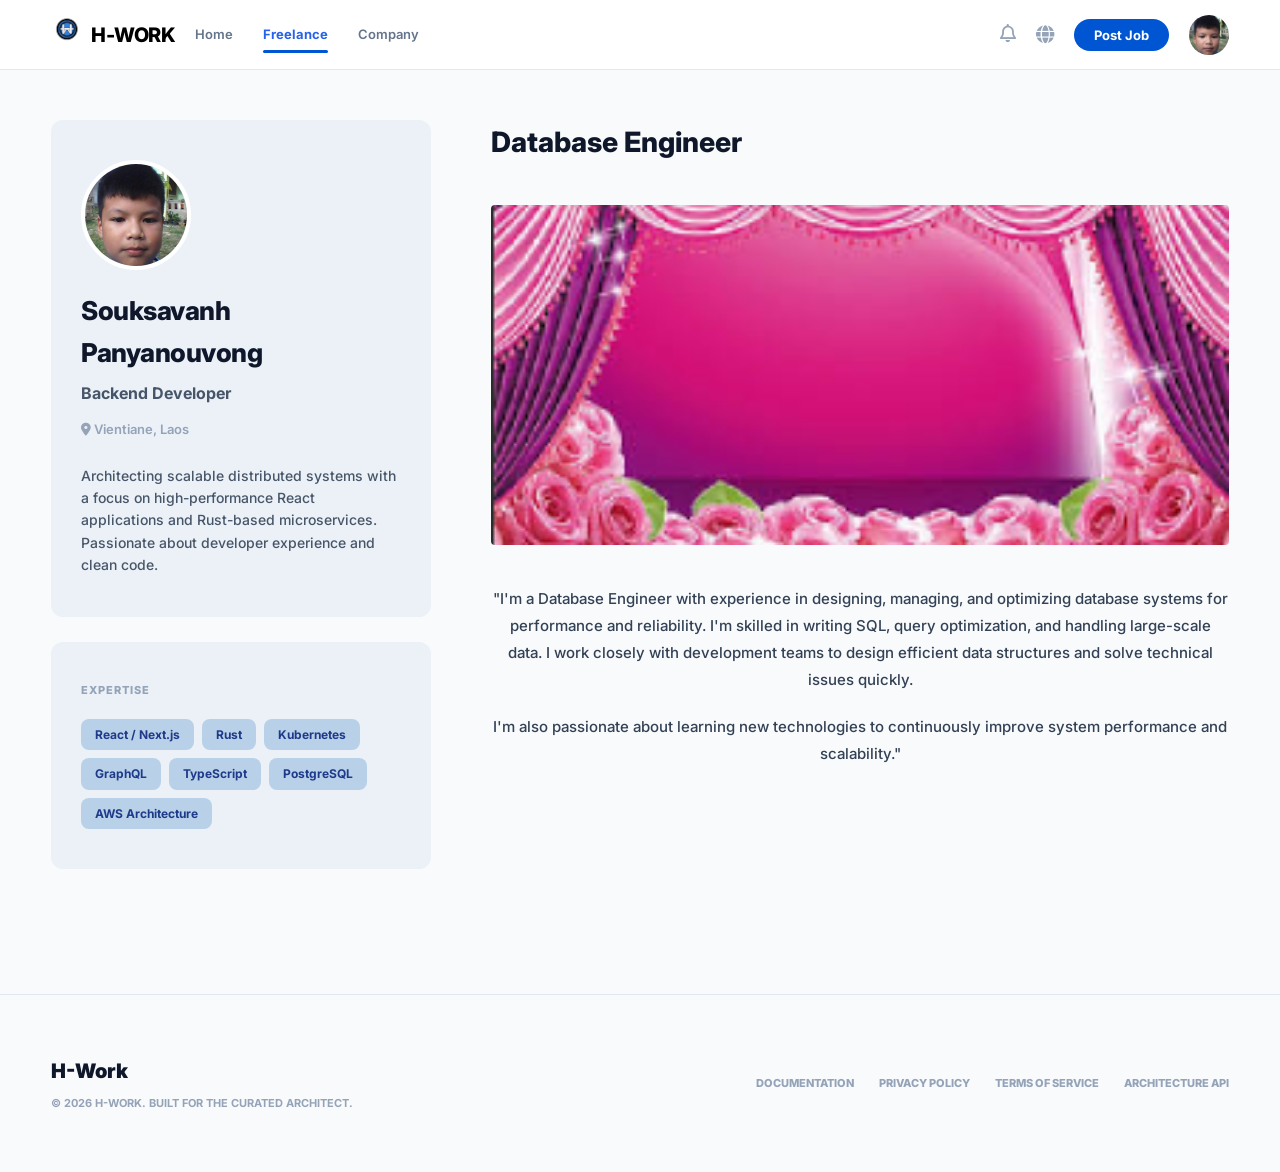
<file: viewprofileBN.html>
<!DOCTYPE html>
<html lang="en">

<head>
    <meta charset="UTF-8">
    <meta name="viewport" content="width=device-width, initial-scale=1.0">
    <title>H-WORK | View Profile</title>
    <link rel="stylesheet" href="https://cdnjs.cloudflare.com/ajax/libs/font-awesome/6.4.0/css/all.min.css">
    <link href="https://fonts.googleapis.com/css2?family=Inter:wght@400;600;700;800&display=swap" rel="stylesheet">
    <link rel="stylesheet" href="freelance.css">
    <link rel="stylesheet" href="BN.css">
</head>

<body>

    <header class="main-header">
        <div class="container header-content">
            <div class="header-left">
                <div class="logo-container">
                    <a href="/index.html"><img src="picture/Logo3.png" alt="Logo" class="main-logo"></a>
                    <span class="logo-text">H-WORK</span>
                </div>
                <nav class="main-nav">
                    <a href="/index.html">Home</a>
                    <a href="/freelance.html" class="active">Freelance</a>
                    <a href="/Company.html">Company</a>
                </nav>
            </div>
            <div class="header-actions">
                <a href="/noti.html"><button class="icon-btn"><i class="far fa-bell"></i></button></a>
                <button class="icon-btn"><i class="fa-solid fa-globe"></i></button>
                <a href="/post-job.html"><button class="btn btn-primary post-job-btn">Post Job</button></a>
                <a href="/profile.html">
                    <button class="user-avatar">
                        <img src="picture/profile.jpeg" alt="Profile">
                    </button>
                </a>
            </div>
        </div>
    </header>

    <div class="container profile-grid">
        <aside class="sidebar-profile">
            <div class="info-card">
                <div class="profile-circle">
                    <img src="picture/profile.jpeg" alt="Souksavanh">
                </div>
                <h1 class="profile-name">Souksavanh Panyanouvong</h1>
                <p class="profile-title">Backend Developer</p>
                <p class="profile-location"><i class="fa-solid fa-location-dot"></i> Vientiane, Laos</p>
                <p class="profile-bio">
                    Architecting scalable distributed systems with a focus on high-performance React applications and
                    Rust-based microservices. Passionate about developer experience and clean code.
                </p>
            </div>

            <div class="expertise-card">
                <h3 class="label-heading">EXPERTISE</h3>
                <div class="tag-cloud">
                    <span class="skill-tag">React / Next.js</span>
                    <span class="skill-tag">Rust</span>
                    <span class="skill-tag">Kubernetes</span>
                    <span class="skill-tag">GraphQL</span>
                    <span class="skill-tag">TypeScript</span>
                    <span class="skill-tag">PostgreSQL</span>
                    <span class="skill-tag">AWS Architecture</span>
                </div>
            </div>
        </aside>

        <main class="main-work-detail">
            <h2 class="work-title">Database Engineer</h2>
            <div class="banner-wrapper">
                <img src="picture/Bg.png" alt="Banner งานสีชมพู" class="work-banner">
            </div>
            <article class="work-content">
                <p>"I'm a Database Engineer with experience in designing, managing, and optimizing database systems for
                    performance and reliability. I'm skilled in writing SQL, query optimization, and handling
                    large-scale data. I work closely with development teams to design efficient data structures and
                    solve technical issues quickly.</p>
                <p>I'm also passionate about learning new technologies to continuously improve system performance and
                    scalability."</p>
            </article>
        </main>
    </div>

    <footer class="site-footer">
        <div class="container footer-flex">
            <div class="footer-info">
                <h3>H-Work</h3>
                <p>© 2026 H-WORK. BUILT FOR THE CURATED ARCHITECT.</p>
            </div>
            <div class="footer-nav">
                <a href="#">DOCUMENTATION</a>
                <a href="#">PRIVACY POLICY</a>
                <a href="#">TERMS OF SERVICE</a>
                <a href="#">ARCHITECTURE API</a>
            </div>
        </div>
    </footer>

</body>

</html>
</file>
<file: index.css>
/* --- 1. SETTINGS & VARIABLES --- */
:root {
    /* Colors */
    --primary-color: #0056d2;
    --primary-hover: #003a8c;
    --bg-body: #f7f9fc;
    --text-main: #1a202c;
    --text-muted: #718096;
    --text-light: #a0aec0;
    --white: #ffffff;
    --border-color: #e2e8f0;

    /* Transitions */
    --transition-fast: 0.2s ease-in-out;
    --transition-base: 0.3s ease;

    /* Borders */
    --radius-lg: 20px;
    --radius-md: 12px;
    --radius-sm: 8px;
}

/* --- 2. RESET & BASE STYLES --- */
* {
    margin: 0;
    padding: 0;
    box-sizing: border-box;
    font-family: 'Inter', -apple-system, sans-serif;
}

body {
    background-color: var(--bg-body);
    color: var(--text-main);
    line-height: 1.6;
}

.container {
    width: 90%;
    max-width: 1200px;
    margin: 0 auto;
}

a {
    text-decoration: none;
    color: inherit;
    transition: var(--transition-fast);
}


/* --- 3. UTILITY COMPONENTS (Buttons & Badges) --- */
.btn {
    padding: 10px 24px;
    border-radius: var(--radius-sm);
    font-weight: 600;
    font-size: 14px;
    border: none;
    cursor: pointer;
    transition: background-color var(--transition-fast), transform 0.1s ease;
}

.btn:active {
    transform: scale(0.98);
}

.btn-primary {
    background-color: var(--primary-color);
    color: var(--white);
}

.btn-primary:hover {
    background-color: var(--primary-hover);
}

.btn-secondary {
    background-color: rgba(255, 255, 255, 0.15);
    color: var(--white);
    border: 1px solid rgba(255, 255, 255, 0.3);
}

.btn-secondary:hover {
    background-color: rgba(255, 255, 255, 0.25);
}

.icon-btn {
    background: none;
    border: none;
    cursor: pointer;
    font-size: 20px;
    color: var(--text-light);
    transition: var(--transition-fast);
}

.icon-btn:hover {
    color: #4a5568;
}

.badge {
    display: inline-block;
    padding: 6px 12px;
    background-color: #7bb3fc;
    color: #212122;
    border-radius: 20px;
    font-size: 10px;
    font-weight: 700;
    margin-bottom: 20px;
}

/* --- 4. HEADER --- */
.main-header {
    position: fixed;
    top: 0;
    left: 0;
    width: 100%;
    height: 70px;
    background-color: rgba(255, 255, 255, 0.8);
    backdrop-filter: blur(12px);
    display: flex;
    align-items: center;
    border-bottom: 1px solid var(--border-color);
    z-index: 1000;
}

.header-content {
    display: flex;
    justify-content: space-between;
    align-items: center;
}

.header-left {
    display: flex;
    align-items: center;
    gap: 40px;
}

.logo-container {
    display: flex;
    align-items: center;
    gap: 8px;
}

.main-logo {
    width: 60px;
    height: 60px;
    object-fit: contain;
    transition: var(--transition-base);
}

.main-logo:hover {
    transform: scale(1.05);
}

.logo-text {
    font-weight: 800;
    font-size: 1.25rem;
    letter-spacing: -0.5px;
}

.main-nav {
    display: flex;
    gap: 25px;
}

.main-nav a {
    font-size: 14px;
    font-weight: 500;
    color: var(--text-muted);
    position: relative;
}

.main-nav a.active {
    color: var(--primary-color);
    font-weight: 700;
}

.main-nav a.active::after {
    content: "";
    position: absolute;
    left: 0;
    bottom: -8px;
    width: 100%;
    height: 3px;
    background-color: var(--primary-color);
    border-radius: 10px;
}

.main-nav a:not(.active):hover {
    color: var(--text-main);
}

.header-actions {
    display: flex;
    gap: 20px;
    align-items: center;
}

.user-avatar {
    background: transparent;
    border: none;
    padding: 0;
    cursor: pointer;
    display: flex;
    align-items: center;
}

.user-avatar img {
    width: 40px;
    height: 40px;
    border-radius: 50%;
    object-fit: cover;
    transition: var(--transition-fast);
}

.user-avatar:hover img {
    transform: scale(1.1);
    box-shadow: 0 0 10px rgba(0, 86, 210, 0.2);
}

/* --- 5. HERO SECTION --- */
.main-content {
    padding-top: 90px;
}

.hero-section {
    padding: 100px 0 30px 0;
}

.hero-content {
    display: flex;
    justify-content: space-between;
    align-items: center;
    gap: 40px;
}

.hero-text {
    flex: 1;
    max-width: 600px;
}

.hero-text h1 {
    font-size: 36px;
    font-weight: 800;
    line-height: 1.2;
    margin-bottom: 20px;
}

.hero-text h1 span {
    color: var(--primary-color);
}

.hero-text p {
    font-size: 14px;
    color: var(--text-muted);
    margin-bottom: 30px;
    max-width: 500px;
}

.search-bar {
    position: relative;
    display: flex;
    align-items: center;
    background-color: var(--white);
    border: 1px solid var(--border-color);
    border-radius: var(--radius-md);
    padding: 10px;
    max-width: 500px;
    box-shadow: 0 4px 6px rgba(0, 0, 0, 0.05);
}

.search-icon {
    position: absolute;
    left: 20px;
    color: var(--text-light);
}

.search-bar input {
    flex: 1;
    border: none;
    outline: none;
    padding: 10px 10px 10px 45px;
    font-size: 14px;
}

.hero-image-wrapper {
    position: relative;
    flex: 0.8;
    display: flex;
    justify-content: flex-end;
}

.hero-image-wrapper img {
    max-width: 450px;
    border-radius: var(--radius-lg);
    display: block;
    box-shadow: 0 10px 20px rgba(0, 0, 0, 0.05);
}

.blue-blur-overlay {
    position: absolute;
    top: 0;
    right: 0;
    width: 50%;
    height: 100%;
    background: linear-gradient(135deg, rgba(200, 225, 255, 0.2) 0%, rgba(0, 86, 210, 0.3) 100%);
    backdrop-filter: blur(10px);
    -webkit-backdrop-filter: blur(10px);
    border-radius: var(--radius-lg);
    z-index: 1;
}

/* --- 6. EXPLORE DOMAINS --- */
.domains-section {
    padding: 40px 0;
}

.domains-section h2 {
    font-size: 24px;
    font-weight: 700;
    margin-bottom: 5px;
}

.domains-section>p {
    font-size: 14px;
    color: var(--text-muted);
    margin-bottom: 25px;
}

.domains-scroll-wrapper {
    display: flex;
    gap: 15px;
    overflow-x: auto;
    padding: 10px 0 20px 0;
    -webkit-overflow-scrolling: touch;
}

.domains-scroll-wrapper::-webkit-scrollbar {
    display: none;
}

.domain-card {
    flex: 0 0 calc(20% - 12px);
    min-width: 180px;
    background-color: var(--white);
    border-radius: var(--radius-md);
    padding: 25px;
    border: 1px solid var(--border-color);
    transition: var(--transition-fast);
}

.domain-card:hover {
    border-color: var(--primary-color);
    transform: translateY(-2px);
}

.domain-card i {
    font-size: 20px;
    color: var(--primary-color);
    margin-bottom: 15px;
}

.domain-card h3 {
    font-size: 14px;
    font-weight: 700;
    margin-bottom: 5px;
}

.domain-card p {
    font-size: 12px;
    color: var(--text-muted);
}

/* --- 7. OPPORTUNITIES --- */
.opportunities-section {
    padding: 40px 0;
}

.section-header {
    display: flex;
    justify-content: space-between;
    align-items: center;
    margin-bottom: 25px;
}

.section-header h2 {
    font-size: 24px;
    font-weight: 700;
}

.view-all {
    font-size: 12px;
    font-weight: 600;
    color: var(--primary-color);
}

.view-all:hover {
    color: var(--primary-hover);
}

.job-card {
    display: flex;
    gap: 20px;
    background-color: var(--white);
    padding: 25px;
    border-radius: var(--radius-md);
    border: 1px solid var(--border-color);
    margin-bottom: 15px;
    transition: border-color var(--transition-fast);
    cursor: pointer;
}

.job-card:hover {
    border-color: var(--primary-color);
}

.job-logo img {
    width: 150px;
    height: 150px;
    border-radius: 10px;
}

.job-details {
    flex: 1;
}

.job-badge {
    display: inline-block;
    padding: 4px 8px;
    font-size: 8px;
    font-weight: 700;
    border-radius: 4px;
    margin-bottom: 10px;
}

.job-badge.new {
    background-color: var(--border-color);
    color: #4a5568;
}

.job-details h3 {
    font-size: 16px;
    font-weight: 700;
    margin-bottom: 5px;
}

.company-info {
    font-size: 12px;
    color: var(--text-muted);
    margin-bottom: 10px;
}

.job-desc {
    font-size: 12px;
    color: var(--text-muted);
    margin-bottom: 20px;
    max-width: 600px;
}

.tags {
    display: flex;
    gap: 8px;
}

.tags span {
    font-size: 10px;
    font-weight: 600;
    color: #4a5568;
    background-color: var(--border-color);
    padding: 4px 10px;
    border-radius: 4px;
}

.job-salary {
    font-size: 14px;
    font-weight: 700;
    text-align: right;
}

/* --- 8. BUILD BANNER --- */
.build-banner {
    padding: 60px 0;
}

.banner-content {
    background: linear-gradient(135deg, #033d80 0%, #000c1d 100%);
    color: var(--white);
    border-radius: var(--radius-lg);
    padding: 60px;
    text-align: center;
}

.banner-content h2 {
    font-size: 28px;
    font-weight: 800;
    margin-bottom: 15px;
}

.banner-content p {
    font-size: 14px;
    color: rgba(255, 255, 255, 0.7);
    margin: 0 auto 40px;
    max-width: 500px;
}

.banner-actions {
    display: flex;
    justify-content: center;
    gap: 15px;
}

/* --- 9. FOOTER --- */
.main-footer {
    display: flex;
    justify-content: space-between;
    align-items: center;
    padding: 40px 0;
    border-top: 1px solid var(--border-color);
}

.logo-small {
    font-size: 16px;
    font-weight: 800;
    margin-bottom: 5px;
}

.footer-left p {
    font-size: 10px;
    color: var(--text-light);
}

.footer-links {
    display: flex;
    gap: 25px;
}

.footer-links a {
    font-size: 10px;
    font-weight: 700;
    color: var(--text-light);
}

.footer-links a:hover {
    color: #4a5568;
}

/* --- 10. RESPONSIVE --- */
@media (max-width: 768px) {
    .hero-content {
        flex-direction: column;
        text-align: center;
    }

    .hero-image-wrapper {
        justify-content: center;
    }

    .hero-image-wrapper img {
        max-width: 100%;
    }

    .search-bar {
        margin: 0 auto;
    }

    .domain-card {
        flex: 0 0 calc(50% - 10px);
    }

    .job-card {
        flex-direction: column;
        gap: 15px;
    }

    .job-salary {
        text-align: left;
        margin-top: 10px;
    }
}
</file>
<file: freelance.css>
/* --- 1. SETTINGS & VARIABLES --- */
:root {
    --primary-color: #0056d2;
    --primary-hover: #003a8c;
    --bg-body: #f8fafc;
    --text-main: #0f172a;
    --text-muted: #64748b;
    --text-light: #94a3b8;
    --white: #ffffff;
    --border-color: #e2e8f0;

    --transition-fast: 0.2s ease-in-out;
    --transition-base: 0.3s ease;

    --radius-lg: 24px;
    --radius-md: 16px;
    --radius-sm: 8px;
}

/* --- 2. RESET & BASE --- */
* {
    margin: 0;
    padding: 0;
    box-sizing: border-box;
    font-family: 'Inter', -apple-system, sans-serif;
}

body {
    background-color: var(--bg-body);
    color: var(--text-main);
    line-height: 1.6;
    padding-top: 80px;
    /* Space for fixed header */
}

.container {
    width: 90%;
    max-width: 1200px;
    margin: 0 auto;
}

a {
    text-decoration: none;
    color: inherit;
    transition: var(--transition-fast);
}

/* --- 3. HEADER  --- */
.main-header {
    position: fixed;
    top: 0;
    left: 0;
    width: 100%;
    height: 70px;
    background-color: rgba(255, 255, 255, 0.8);
    backdrop-filter: blur(12px);
    display: flex;
    align-items: center;
    border-bottom: 1px solid var(--border-color);
    z-index: 1000;
}

.header-content {
    display: flex;
    justify-content: space-between;
    align-items: center;
}

.header-left {
    display: flex;
    align-items: center;
    gap: 40px;
}

.logo-container {
    display: flex;
    align-items: center;
    gap: 8px;
}

.main-logo {
    width: 60px;
    height: 60px;
    object-fit: contain;
    transition: var(--transition-base);
}

.main-logo:hover {
    transform: scale(1.05);
}

.logo-text {
    font-weight: 800;
    font-size: 1.25rem;
    letter-spacing: -0.5px;
}

.main-nav {
    display: flex;
    gap: 30px;
}

.main-nav a {
    font-size: 14px;
    font-weight: 600;
    color: var(--text-muted);
    position: relative;
    padding: 10px 0;
}

.main-nav a.active {
    color: var(--primary-color);
    font-weight: 700;
}

.main-nav a.active::after {
    content: "";
    position: absolute;
    left: 0;
    bottom: 2px;
    width: 100%;
    height: 3px;
    background-color: var(--primary-color);
    border-radius: 10px;
}

.main-nav a:not(.active):hover {
    color: var(--text-main);
}

.header-actions {
    display: flex;
    gap: 15px;
    align-items: center;
}

.icon-btn {
    background: none;
    border: none;
    cursor: pointer;
    font-size: 18px;
    color: var(--text-light);
    transition: var(--transition-fast);
}

.icon-btn:hover {
    color: var(--text-main);
}

.btn-primary {
    background-color: var(--primary-color);
    color: var(--white);
    padding: 8px 20px;
    border-radius: 50px;
    font-weight: 700;
    font-size: 13px;
    border: none;
    cursor: pointer;
}

.btn-primary:hover {
    background-color: var(--primary-hover);
}

.user-avatar {
    background: transparent;
    border: none;
    padding: 0;
    cursor: pointer;
    display: flex;
    align-items: center;
}

.user-avatar img {
    width: 40px;
    height: 40px;
    border-radius: 50%;
    object-fit: cover;
    transition: var(--transition-fast);
}

.user-avatar:hover img {
    transform: scale(1.1);
    box-shadow: 0 0 10px rgba(0, 86, 210, 0.2);
}

.main-layout {
    display: grid;
    grid-template-columns: 260px 1fr;
    gap: 40px;
    margin-top: 3rem;
}

.sidebar-inner {
    background: var(--white);
    padding: 1.8rem;
    border-radius: var(--radius-md);
    border: 1px solid var(--border-color);
    position: sticky;
    top: 100px;
}

.sidebar-label {
    font-size: 0.65rem;
    text-transform: uppercase;
    letter-spacing: 1.5px;
    color: var(--text-light);
    margin-bottom: 1rem;
    font-weight: 800;
}

.discipline-btn {
    width: 100%;
    text-align: left;
    padding: 0.7rem 1rem;
    border-radius: 10px;
    border: none;
    background: transparent;
    color: var(--text-muted);
    font-weight: 600;
    font-size: 0.85rem;
    cursor: pointer;
    margin-bottom: 0.3rem;
}

.discipline-btn.active {
    background: var(--primary-color);
    color: white;
}

.stack-tags {
    display: flex;
    flex-wrap: wrap;
    gap: 0.5rem;
    margin-bottom: 1.5rem;
}

.tag {
    background: #f1f5f9;
    padding: 0.4rem 0.7rem;
    border-radius: 8px;
    font-size: 0.7rem;
    font-weight: 700;
    color: var(--text-muted);
}

.btn-sidebar-post {
    width: 100%;
    padding: 0.8rem;
    background: var(--primary-color);
    color: white;
    border: none;
    border-radius: 12px;
    font-weight: 700;
    cursor: pointer;
    transition: var(--transition-fast);
}

.btn-sidebar-post:hover {
    background-color: var(--primary-hover);
    transform: translateY(-1px);
    box-shadow: 0 4px 12px rgba(0, 86, 210, 0.2);
}

.btn-sidebar-post:active {
    transform: scale(0.98);
}

/* --- 5. JOB CARDS GRID --- */
.feed-header h2 {
    font-size: 2rem;
    font-weight: 900;
    letter-spacing: -1px;
}

.feed-header p {
    color: var(--text-muted);
    margin-bottom: 2rem;
}

.job-grid {
    display: grid;
    grid-template-columns: repeat(2, 1fr);
    gap: 1.5rem;
}

.job-card {
    background: var(--white);
    padding: 1.8rem;
    border-radius: var(--radius-lg);
    border: 1px solid var(--border-color);
    position: relative;
    transition: var(--transition-base);
}

.job-card:hover {
    transform: translateY(-5px);
    box-shadow: 0 10px 25px rgba(0, 0, 0, 0.04);
}

.card-header {
    display: flex;
    align-items: center;
    gap: 1rem;
    margin-bottom: 1.2rem;
}

.profile-pic {
    width: 50px;
    height: 50px;
    border-radius: 14px;
    background: #f8fafc;
}

.header-info h4 {
    font-size: 1.1rem;
    font-weight: 800;
}

.header-info p {
    font-size: 0.8rem;
    color: var(--text-muted);
}

.bookmark-icon {
    position: absolute;
    top: 1.8rem;
    right: 1.8rem;
    color: #cbd5e1;
}

.job-desc {
    font-size: 0.85rem;
    color: #475569;
    font-style: italic;
    margin-bottom: 1rem;
}

.job-meta {
    display: flex;
    gap: 1rem;
    font-size: 0.75rem;
    color: var(--text-muted);
    font-weight: 700;
    margin-bottom: 1.5rem;
}

.tech-badges {
    display: flex;
    gap: 0.5rem;
}

.badge-tech {
    background: #eff6ff;
    color: var(--primary-color);
    padding: 0.3rem 0.7rem;
    border-radius: 8px;
    font-size: 0.65rem;
    font-weight: 800;
    border: 1px solid #dbeafe;
}

/* --- 6. FOOTER --- */
.main-footer {
    background: var(--white);
    margin-top: 5rem;
    padding: 4rem 0;
    border-top: 1px solid var(--border-color);
}

.footer-content {
    display: flex;
    justify-content: space-between;
    align-items: center;
}

.footer-brand h3 {
    font-weight: 900;
    font-size: 1.2rem;
}

.footer-brand p {
    font-size: 0.65rem;
    color: var(--text-light);
    font-weight: 700;
}

.footer-links {
    display: flex;
    gap: 2rem;
}

.footer-links a {
    font-size: 0.7rem;
    font-weight: 800;
    color: var(--text-muted);
    letter-spacing: 0.5px;
}
</file>
<file: Company.css>
:root {
    --primary-color: #0056d2;
    --primary-hover: #003a8c;
    --bg-body: #f8fafc;
    --text-main: #0f172a;
    --text-muted: #64748b;
    --text-light: #94a3b8;
    --white: #ffffff;
    --border-color: #e2e8f0;
    --radius-lg: 24px;
    --radius-md: 16px;
    --radius-sm: 8px;
    --transition-base: 0.3s ease;
    --transition-fast: 0.2s ease-in-out;
}

/* --- BASE & HEADER --- */
* {
    margin: 0;
    padding: 0;
    box-sizing: border-box;
    font-family: 'Inter', sans-serif;
}

body {
    background-color: var(--bg-body);
    color: var(--text-main);
    padding-top: 80px;
}

.container {
    width: 90%;
    max-width: 1200px;
    margin: 0 auto;
}

.main-header {
    position: fixed;
    top: 0;
    width: 100%;
    height: 70px;
    background: rgba(255, 255, 255, 0.8);
    backdrop-filter: blur(12px);
    border-bottom: 1px solid var(--border-color);
    z-index: 1000;
    display: flex;
    align-items: center;
}

.header-content {
    display: flex;
    justify-content: space-between;
    align-items: center;
    width: 90%;
}

.header-left,
.header-actions {
    display: flex;
    align-items: center;
    gap: 30px;
}

.logo-container {
    display: flex;
    align-items: center;
    gap: 10px;
    font-weight: 800;
    font-size: 1.2rem;
}

.main-logo {
    width: 45px;
}

.main-nav a {
    font-size: 14px;
    font-weight: 600;
    color: var(--text-muted);
    text-decoration: none;
}

.main-nav a.active {
    color: var(--primary-color);
    position: relative;
}

.main-nav a.active::after {
    content: "";
    position: absolute;
    bottom: -5px;
    left: 0;
    width: 100%;
    height: 3px;
    background: var(--primary-color);
    border-radius: 10px;
}

/* --- FEATURED CARD --- */
.featured-card {
    background: #ffffff;
    border-radius: 30px;
    padding: 40px;
    margin-bottom: 30px;
    border: 1px solid rgba(226, 232, 240, 0.6);
    box-shadow: 0 10px 30px rgba(0, 0, 0, 0.04);
    /* เงาจางๆ ดูแพง */
    position: relative;
    transition: all 0.3s ease;
}

.featured-card:hover {
    box-shadow: 0 15px 40px rgba(0, 86, 210, 0.06);
    transform: translateY(-2px);
}

.featured-top-row {
    display: flex;
    align-items: flex-start;
    gap: 25px;
    margin-bottom: 25px;
}

.featured-logo-box {
    width: 70px;
    height: 70px;
    background: #f8fafc;
    border-radius: 18px;
    display: flex;
    align-items: center;
    justify-content: center;
    padding: 10px;
}

.featured-logo-box img {
    width: 100%;
    height: auto;
}

.featured-header-text {
    flex-grow: 1;
}

.featured-label {
    display: block;
    font-size: 10px;
    font-weight: 800;
    color: var(--primary-color);
    letter-spacing: 1.2px;
    text-transform: uppercase;
    margin-bottom: 8px;
}

.featured-title {
    font-size: 28px;
    font-weight: 800;
    color: #0f172a;
    margin-bottom: 5px;
    letter-spacing: -0.5px;
}

.featured-subtitle {
    font-size: 15px;
    color: #64748b;
    font-weight: 500;
}

.featured-pricing {
    text-align: right;
}

.price-big {
    display: block;
    font-size: 22px;
    font-weight: 800;
    color: #0f172a;
}

.price-sub {
    font-size: 11px;
    font-weight: 700;
    color: #94a3b8;
    letter-spacing: 0.5px;
}

.featured-tags {
    display: flex;
    gap: 10px;
    margin-top: 10px;
}

.featured-tags .badge-tech {
    background: #f1f5f9;
    color: #475569;
    border: none;
    padding: 8px 16px;
    border-radius: 10px;
    font-size: 12px;
    font-weight: 700;
}

.job-card {
    border-radius: 30px;
    padding: 30px;
}

/* --- SIDEBAR & GRID  --- */
.main-layout {
    display: grid;
    grid-template-columns: 260px 1fr;
    gap: 40px;
    margin-top: 2rem;
}

.sidebar-inner {
    background: white;
    padding: 1.8rem;
    border-radius: var(--radius-md);
    border: 1px solid var(--border-color);
    position: sticky;
    top: 100px;
}

.sidebar-label {
    font-size: 11px;
    text-transform: uppercase;
    color: var(--text-light);
    margin-bottom: 1rem;
    font-weight: 800;
}

.discipline-btn {
    width: 100%;
    text-align: left;
    padding: 12px;
    border-radius: 10px;
    border: none;
    background: transparent;
    font-weight: 600;
    cursor: pointer;
    margin-bottom: 5px;
    color: var(--text-muted);
}

.discipline-btn.active {
    background: var(--primary-color);
    color: white;
}

.tag {
    background: #f1f5f9;
    padding: 6px 12px;
    border-radius: 8px;
    font-size: 11px;
    font-weight: 700;
    color: var(--text-muted);
    display: inline-block;
    margin: 2px;
}

.job-grid {
    display: grid;
    grid-template-columns: repeat(2, 1fr);
    gap: 1.5rem;
}

.job-card {
    background: white;
    padding: 1.8rem;
    border-radius: var(--radius-lg);
    border: 1px solid var(--border-color);
    transition: var(--transition-base);
}

.job-card:hover {
    transform: translateY(-5px);
    box-shadow: 0 10px 25px rgba(0, 0, 0, 0.05);
}

.company-logo-sm {
    width: 45px;
    height: 45px;
    background: var(--primary-color);
    color: white;
    display: flex;
    align-items: center;
    justify-content: center;
    border-radius: 12px;
    font-weight: 800;
    font-size: 1.2rem;
}

.header-info h4 {
    font-weight: 800;
    font-size: 1.1rem;
}

.job-desc {
    font-size: 0.85rem;
    color: #475569;
    margin: 15px 0;
    font-style: italic;
}

.job-meta {
    display: flex;
    gap: 15px;
    font-size: 12px;
    font-weight: 700;
    color: var(--text-muted);
}

.tech-badges {
    display: flex;
    gap: 8px;
    margin-top: 15px;
}

.badge-tech {
    background: #eff6ff;
    color: var(--primary-color);
    padding: 5px 12px;
    border-radius: 8px;
    font-size: 11px;
    font-weight: 800;
    border: 1px solid #dbeafe;
}

/* BUTTONS */
.btn-primary,
.btn-sidebar-post {
    background: var(--primary-color);
    color: white;
    border: none;
    padding: 10px 20px;
    border-radius: 50px;
    font-weight: 700;
    cursor: pointer;
}

.btn-sidebar-post {
    width: 100%;
    margin-top: 20px;
    border-radius: 12px;
}

.user-avatar img {
    width: 40px;
    height: 40px;
    border-radius: 50%;
    object-fit: cover;
}

/* FOOTER */
.main-footer {
    background: white;
    padding: 4rem 0;
    border-top: 1px solid var(--border-color);
    margin-top: 4rem;
}

.footer-content {
    display: flex;
    justify-content: space-between;
    align-items: center;
}

.footer-links {
    display: flex;
    gap: 20px;
    font-size: 11px;
    font-weight: 800;
}
</file>
<file: frontendCP.css>
.discipline-btn.active {
    background: var(--primary-color);
    color: white;
}

.job-grid {
    display: grid;
    grid-template-columns: repeat(2, 1fr);
    gap: 24px;
    margin-top: 32px;
}

.profile-pic {
    width: 48px;
    height: 48px;
    border-radius: 12px;
    object-fit: cover;
}
</file>
<file: frontendFR.css>
/* --- 1. SETTINGS & VARIABLES --- */
:root {
    --primary-color: #0056d2;
    --primary-hover: #003a8c;
    --bg-body: #f8fafc;
    --text-main: #0f172a;
    --text-muted: #64748b;
    --text-light: #94a3b8;
    --white: #ffffff;
    --border-color: #e2e8f0;

    --transition-fast: 0.2s ease-in-out;
    --transition-base: 0.3s ease;

    --radius-lg: 24px;
    --radius-md: 16px;
    --radius-sm: 8px;
}

/* --- 2. RESET & BASE --- */
* {
    margin: 0;
    padding: 0;
    box-sizing: border-box;
    font-family: 'Inter', -apple-system, sans-serif;
}

body {
    background-color: var(--bg-body);
    color: var(--text-main);
    line-height: 1.6;
    padding-top: 80px;
}

.container {
    width: 90%;
    max-width: 1200px;
    margin: 0 auto;
}

a {
    text-decoration: none;
    color: inherit;
    transition: var(--transition-fast);
}

/* --- 3. HEADER --- */
.main-header {
    position: fixed;
    top: 0;
    left: 0;
    width: 100%;
    height: 70px;
    background-color: rgba(255, 255, 255, 0.8);
    backdrop-filter: blur(12px);
    display: flex;
    align-items: center;
    border-bottom: 1px solid var(--border-color);
    z-index: 1000;
}

.header-content {
    display: flex;
    justify-content: space-between;
    align-items: center;
}

.header-left {
    display: flex;
    align-items: center;
    gap: 40px;
}

.logo-container {
    display: flex;
    align-items: center;
    gap: 8px;
}

.main-logo {
    width: 60px;
    height: 60px;
    object-fit: contain;
    transition: var(--transition-base);
}

.main-logo:hover {
    transform: scale(1.05);
}

.logo-text {
    font-weight: 800;
    font-size: 1.25rem;
    letter-spacing: -0.5px;
}

.main-nav {
    display: flex;
    gap: 30px;
}

.main-nav a {
    font-size: 14px;
    font-weight: 600;
    color: var(--text-muted);
    position: relative;
    padding: 10px 0;
}

.main-nav a.active {
    color: var(--primary-color);
    font-weight: 700;
}

.main-nav a.active::after {
    content: "";
    position: absolute;
    left: 0;
    bottom: 2px;
    width: 100%;
    height: 3px;
    background-color: var(--primary-color);
    border-radius: 10px;
}

.main-nav a:not(.active):hover {
    color: var(--text-main);
}

.header-actions {
    display: flex;
    gap: 15px;
    align-items: center;
}

.icon-btn {
    background: none;
    border: none;
    cursor: pointer;
    font-size: 18px;
    color: var(--text-light);
    transition: var(--transition-fast);
}

.icon-btn:hover {
    color: var(--text-main);
}

.btn-primary {
    background-color: var(--primary-color);
    color: var(--white);
    padding: 8px 20px;
    border-radius: 50px;
    font-weight: 700;
    font-size: 13px;
    border: none;
    cursor: pointer;
}

.btn-primary:hover {
    background-color: var(--primary-hover);
}

.user-avatar {
    background: transparent;
    border: none;
    padding: 0;
    cursor: pointer;
    display: flex;
    align-items: center;
}

.user-avatar img {
    width: 40px;
    height: 40px;
    border-radius: 50%;
    object-fit: cover;
    transition: var(--transition-fast);
}

.user-avatar:hover img {
    transform: scale(1.1);
    box-shadow: 0 0 10px rgba(0, 86, 210, 0.2);
}

/* --- 4. MAIN LAYOUT --- */
.main-layout {
    display: grid;
    grid-template-columns: 260px 1fr;
    gap: 40px;
    margin-top: 3rem;
}

.sidebar-inner {
    background: var(--white);
    padding: 1.8rem;
    border-radius: var(--radius-md);
    border: 1px solid var(--border-color);
    position: sticky;
    top: 100px;
}

.sidebar-label {
    font-size: 0.65rem;
    text-transform: uppercase;
    letter-spacing: 1.5px;
    color: var(--text-light);
    margin-bottom: 1rem;
    font-weight: 800;
}

.discipline-btn {
    width: 100%;
    text-align: left;
    padding: 0.7rem 1rem;
    border-radius: 10px;
    border: none;
    background: transparent;
    color: var(--text-muted);
    font-weight: 600;
    font-size: 0.85rem;
    cursor: pointer;
    margin-bottom: 0.3rem;
}

.discipline-btn.active {
    background: var(--primary-color);
    color: white;
}

.stack-tags {
    display: flex;
    flex-wrap: wrap;
    gap: 0.5rem;
    margin-bottom: 1.5rem;
}

.tag {
    background: #f1f5f9;
    padding: 0.4rem 0.7rem;
    border-radius: 8px;
    font-size: 0.7rem;
    font-weight: 700;
    color: var(--text-muted);
}

.btn-sidebar-post {
    width: 100%;
    padding: 0.8rem;
    background: var(--primary-color);
    color: white;
    border: none;
    border-radius: 12px;
    font-weight: 700;
    cursor: pointer;
    transition: var(--transition-fast);
}

.btn-sidebar-post:hover {
    background-color: var(--primary-hover);
    transform: translateY(-1px);
    box-shadow: 0 4px 12px rgba(0, 86, 210, 0.2);
}

/* --- 5. JOB CARDS GRID --- */
.feed-header h2 {
    font-size: 2rem;
    font-weight: 900;
    letter-spacing: -1px;
}

.feed-header p {
    color: var(--text-muted);
    margin-bottom: 2rem;
}

.job-grid {
    display: grid;
    grid-template-columns: repeat(2, 1fr);
    gap: 1.5rem;
}

.job-card {
    background: var(--white);
    padding: 1.8rem;
    border-radius: var(--radius-lg);
    border: 1px solid var(--border-color);
    position: relative;
    transition: var(--transition-base);
}

.job-card:hover {
    transform: translateY(-5px);
    box-shadow: 0 10px 25px rgba(0, 0, 0, 0.04);
}

.card-header {
    display: flex;
    align-items: center;
    gap: 1rem;
    margin-bottom: 1.2rem;
}

.profile-pic {
    width: 50px;
    height: 50px;
    border-radius: 14px;
    background: #f8fafc;
}

.header-info h4 {
    font-size: 1.1rem;
    font-weight: 800;
}

.header-info p {
    font-size: 0.8rem;
    color: var(--text-muted);
}

.bookmark-icon {
    position: absolute;
    top: 1.8rem;
    right: 1.8rem;
    color: #cbd5e1;
}

.job-desc {
    font-size: 0.85rem;
    color: #475569;
    font-style: italic;
    margin-bottom: 1rem;
}

.job-meta {
    display: flex;
    gap: 1rem;
    font-size: 0.75rem;
    color: var(--text-muted);
    font-weight: 700;
    margin-bottom: 1.5rem;
}

.tech-badges {
    display: flex;
    gap: 0.5rem;
}

.badge-tech {
    background: #eff6ff;
    color: var(--primary-color);
    padding: 0.3rem 0.7rem;
    border-radius: 8px;
    font-size: 0.65rem;
    font-weight: 800;
    border: 1px solid #dbeafe;
}

/* --- 6. FOOTER --- */
.main-footer {
    background: var(--white);
    margin-top: 5rem;
    padding: 4rem 0;
    border-top: 1px solid var(--border-color);
}

.footer-content {
    display: flex;
    justify-content: space-between;
    align-items: center;
}

.footer-brand h3 {
    font-weight: 900;
    font-size: 1.2rem;
}

.footer-brand p {
    font-size: 0.65rem;
    color: var(--text-light);
    font-weight: 700;
}

.footer-links {
    display: flex;
    gap: 2rem;
}

.footer-links a {
    font-size: 0.7rem;
    font-weight: 800;
    color: var(--text-muted);
    letter-spacing: 0.5px;
}
</file>
<file: home.css>
/* --- 1. SETTINGS & VARIABLES --- */
:root {
    /* Colors */
    --primary-color: #0056d2;
    --primary-hover: #003a8c;
    --bg-body: #f7f9fc;
    --text-main: #1a202c;
    --text-muted: #718096;
    --text-light: #a0aec0;
    --white: #ffffff;
    --border-color: #e2e8f0;

    /* Transitions */
    --transition-fast: 0.2s ease-in-out;
    --transition-base: 0.3s ease;

    /* Borders */
    --radius-lg: 20px;
    --radius-md: 12px;
    --radius-sm: 8px;
}

/* --- 2. RESET & BASE STYLES --- */
* {
    margin: 0;
    padding: 0;
    box-sizing: border-box;
    font-family: 'Inter', -apple-system, sans-serif;
}

body {
    background-color: var(--bg-body);
    color: var(--text-main);
    line-height: 1.6;
}

.container {
    width: 90%;
    max-width: 1200px;
    margin: 0 auto;
}

a {
    text-decoration: none;
    color: inherit;
    transition: var(--transition-fast);
}


/* --- 3. UTILITY COMPONENTS (Buttons & Badges) --- */
.btn {
    padding: 10px 24px;
    border-radius: var(--radius-sm);
    font-weight: 600;
    font-size: 14px;
    border: none;
    cursor: pointer;
    transition: background-color var(--transition-fast), transform 0.1s ease;
}

.btn:active {
    transform: scale(0.98);
}

.btn-primary {
    background-color: var(--primary-color);
    color: var(--white);
}

.btn-primary:hover {
    background-color: var(--primary-hover);
}

.btn-secondary {
    background-color: rgba(255, 255, 255, 0.15);
    color: var(--white);
    border: 1px solid rgba(255, 255, 255, 0.3);
}

.btn-secondary:hover {
    background-color: rgba(255, 255, 255, 0.25);
}

.icon-btn {
    background: none;
    border: none;
    cursor: pointer;
    font-size: 20px;
    color: var(--text-light);
    transition: var(--transition-fast);
}

.icon-btn:hover {
    color: #4a5568;
}

.badge {
    display: inline-block;
    padding: 6px 12px;
    background-color: #7bb3fc;
    color: #212122;
    border-radius: 20px;
    font-size: 10px;
    font-weight: 700;
    margin-bottom: 20px;
}

/* --- 4. HEADER --- */
.main-header {
    position: fixed;
    top: 0;
    left: 0;
    width: 100%;
    height: 70px;
    background-color: rgba(255, 255, 255, 0.8);
    backdrop-filter: blur(12px);
    display: flex;
    align-items: center;
    border-bottom: 1px solid var(--border-color);
    z-index: 1000;
}

.header-content {
    display: flex;
    justify-content: space-between;
    align-items: center;
}

.header-left {
    display: flex;
    align-items: center;
    gap: 40px;
}

.logo-container {
    display: flex;
    align-items: center;
    gap: 8px;
}

.main-logo {
    width: 60px;
    height: 60px;
    object-fit: contain;
    transition: var(--transition-base);
}

.main-logo:hover {
    transform: scale(1.05);
}

.logo-text {
    font-weight: 800;
    font-size: 1.25rem;
    letter-spacing: -0.5px;
}

.main-nav {
    display: flex;
    gap: 25px;
}

.main-nav a {
    font-size: 14px;
    font-weight: 500;
    color: var(--text-muted);
    position: relative;
}

.main-nav a.active {
    color: var(--primary-color);
    font-weight: 700;
}

.main-nav a.active::after {
    content: "";
    position: absolute;
    left: 0;
    bottom: -8px;
    width: 100%;
    height: 3px;
    background-color: var(--primary-color);
    border-radius: 10px;
}

.main-nav a:not(.active):hover {
    color: var(--text-main);
}

.header-actions {
    display: flex;
    gap: 20px;
    align-items: center;
}

/* 1. จัดการตัวปุ่ม (ปุ่มต้องใส ไม่มีขอบ) */
.user-avatar {
    background: transparent;
    border: none;
    padding: 0;
    cursor: pointer;
    display: flex;
    align-items: center;
}

/* 2. จัดการรูปภาพ (ทำให้สวยตามสไตล์ที่ชอบ) */
.user-avatar img {
    width: 40px;
    height: 40px;
    border-radius: 50%;
    object-fit: cover;
    transition: var(--transition-fast);
}

/* 3. ใส่ลูกเล่นเวลา Hover ที่ตัวแม่ แต่ให้ผลเกิดที่ตัวลูก */
.user-avatar:hover img {
    transform: scale(1.1);
    box-shadow: 0 0 10px rgba(0, 86, 210, 0.2);
}

/* --- 5. HERO SECTION --- */
.main-content {
    padding-top: 90px;
}

.hero-section {
    padding: 100px 0 30px 0;
}

.hero-content {
    display: flex;
    justify-content: space-between;
    align-items: center;
    gap: 40px;
}

.hero-text {
    flex: 1;
    max-width: 600px;
}

.hero-text h1 {
    font-size: 36px;
    font-weight: 800;
    line-height: 1.2;
    margin-bottom: 20px;
}

.hero-text h1 span {
    color: var(--primary-color);
}

.hero-text p {
    font-size: 14px;
    color: var(--text-muted);
    margin-bottom: 30px;
    max-width: 500px;
}

.search-bar {
    position: relative;
    display: flex;
    align-items: center;
    background-color: var(--white);
    border: 1px solid var(--border-color);
    border-radius: var(--radius-md);
    padding: 10px;
    max-width: 500px;
    box-shadow: 0 4px 6px rgba(0, 0, 0, 0.05);
}

.search-icon {
    position: absolute;
    left: 20px;
    color: var(--text-light);
}

.search-bar input {
    flex: 1;
    border: none;
    outline: none;
    padding: 10px 10px 10px 45px;
    font-size: 14px;
}

.hero-image-wrapper {
    position: relative;
    flex: 0.8;
    display: flex;
    justify-content: flex-end;
}

.hero-image-wrapper img {
    max-width: 450px;
    border-radius: var(--radius-lg);
    display: block;
    box-shadow: 0 10px 20px rgba(0, 0, 0, 0.05);
}

.blue-blur-overlay {
    position: absolute;
    top: 0;
    right: 0;
    width: 50%;
    height: 100%;
    background: linear-gradient(135deg, rgba(200, 225, 255, 0.2) 0%, rgba(0, 86, 210, 0.3) 100%);
    backdrop-filter: blur(10px);
    -webkit-backdrop-filter: blur(10px);
    border-radius: var(--radius-lg);
    z-index: 1;
}

/* --- 6. EXPLORE DOMAINS --- */
.domains-section {
    padding: 40px 0;
}

.domains-section h2 {
    font-size: 24px;
    font-weight: 700;
    margin-bottom: 5px;
}

.domains-section>p {
    font-size: 14px;
    color: var(--text-muted);
    margin-bottom: 25px;
}

.domains-scroll-wrapper {
    display: flex;
    gap: 15px;
    overflow-x: auto;
    padding: 10px 0 20px 0;
    -webkit-overflow-scrolling: touch;
}

.domains-scroll-wrapper::-webkit-scrollbar {
    display: none;
}

.domain-card {
    flex: 0 0 calc(20% - 12px);
    min-width: 180px;
    background-color: var(--white);
    border-radius: var(--radius-md);
    padding: 25px;
    border: 1px solid var(--border-color);
    transition: var(--transition-fast);
}

.domain-card:hover {
    border-color: var(--primary-color);
    transform: translateY(-2px);
}

.domain-card i {
    font-size: 20px;
    color: var(--primary-color);
    margin-bottom: 15px;
}

.domain-card h3 {
    font-size: 14px;
    font-weight: 700;
    margin-bottom: 5px;
}

.domain-card p {
    font-size: 12px;
    color: var(--text-muted);
}

/* --- 7. OPPORTUNITIES --- */
.opportunities-section {
    padding: 40px 0;
}

.section-header {
    display: flex;
    justify-content: space-between;
    align-items: center;
    margin-bottom: 25px;
}

.section-header h2 {
    font-size: 24px;
    font-weight: 700;
}

.view-all {
    font-size: 12px;
    font-weight: 600;
    color: var(--primary-color);
}

.view-all:hover {
    color: var(--primary-hover);
}

.job-card {
    display: flex;
    gap: 20px;
    background-color: var(--white);
    padding: 25px;
    border-radius: var(--radius-md);
    border: 1px solid var(--border-color);
    margin-bottom: 15px;
    transition: border-color var(--transition-fast);
    cursor: pointer;
}

.job-card:hover {
    border-color: var(--primary-color);
}

.job-logo img {
    width: 150px;
    height: 150px;
    border-radius: 10px;
}

.job-details {
    flex: 1;
}

.job-badge {
    display: inline-block;
    padding: 4px 8px;
    font-size: 8px;
    font-weight: 700;
    border-radius: 4px;
    margin-bottom: 10px;
}

.job-badge.new {
    background-color: var(--border-color);
    color: #4a5568;
}

.job-details h3 {
    font-size: 16px;
    font-weight: 700;
    margin-bottom: 5px;
}

.company-info {
    font-size: 12px;
    color: var(--text-muted);
    margin-bottom: 10px;
}

.job-desc {
    font-size: 12px;
    color: var(--text-muted);
    margin-bottom: 20px;
    max-width: 600px;
}

.tags {
    display: flex;
    gap: 8px;
}

.tags span {
    font-size: 10px;
    font-weight: 600;
    color: #4a5568;
    background-color: var(--border-color);
    padding: 4px 10px;
    border-radius: 4px;
}

.job-salary {
    font-size: 14px;
    font-weight: 700;
    text-align: right;
}

/* --- 8. BUILD BANNER --- */
.build-banner {
    padding: 60px 0;
}

.banner-content {
    background: linear-gradient(135deg, #033d80 0%, #000c1d 100%);
    color: var(--white);
    border-radius: var(--radius-lg);
    padding: 60px;
    text-align: center;
}

.banner-content h2 {
    font-size: 28px;
    font-weight: 800;
    margin-bottom: 15px;
}

.banner-content p {
    font-size: 14px;
    color: rgba(255, 255, 255, 0.7);
    margin: 0 auto 40px;
    max-width: 500px;
}

.banner-actions {
    display: flex;
    justify-content: center;
    gap: 15px;
}

/* --- 9. FOOTER --- */
.main-footer {
    display: flex;
    justify-content: space-between;
    align-items: center;
    padding: 40px 0;
    border-top: 1px solid var(--border-color);
}

.logo-small {
    font-size: 16px;
    font-weight: 800;
    margin-bottom: 5px;
}

.footer-left p {
    font-size: 10px;
    color: var(--text-light);
}

.footer-links {
    display: flex;
    gap: 25px;
}

.footer-links a {
    font-size: 10px;
    font-weight: 700;
    color: var(--text-light);
}

.footer-links a:hover {
    color: #4a5568;
}

/* --- 10. RESPONSIVE --- */
@media (max-width: 768px) {
    .hero-content {
        flex-direction: column;
        text-align: center;
    }

    .hero-image-wrapper {
        justify-content: center;
    }

    .hero-image-wrapper img {
        max-width: 100%;
    }

    .search-bar {
        margin: 0 auto;
    }

    .domain-card {
        flex: 0 0 calc(50% - 10px);
    }

    .job-card {
        flex-direction: column;
        gap: 15px;
    }

    .job-salary {
        text-align: left;
        margin-top: 10px;
    }
}
</file>
<file: login.css>
* {
    margin: 0;
    padding: 0;
    box-sizing: border-box;
    font-family: 'Inter', -apple-system, sans-serif;
}

body {
    background-color: #f8faff;
    color: #1e293b;
    line-height: 1.6;
    display: flex;
    flex-direction: column;
    min-height: 100vh;
}

/* --- Navbar --- */
.navbar {
    display: flex;
    justify-content: space-between;
    align-items: center;
    padding: 1rem 5%;
    background-color: rgba(255, 255, 255, 0.8);
    backdrop-filter: blur(12px);
    border-bottom: 1px solid #e2e8f0;
    position: sticky;
    top: 0;
    z-index: 1000;
}

.logo-container {
    display: flex;
    align-items: center;
    gap: 10px;
}

.main-logo {
    width: 60px;
    height: 60px;
    object-fit: contain;
    transition: transform 0.3s ease;
}

.main-logo:hover {
    transform: scale(1.05);
}

.logo-text {
    font-weight: 800;
    font-size: 1.25rem;
    letter-spacing: -0.5px;
}

.navbar nav {
    display: flex;
    align-items: center;
    gap: 1.5rem;
}

/* --- Navbar Links & Active State --- */
.navbar nav a {
    text-decoration: none;
    color: #64748b;
    font-size: 14px;
    font-weight: 500;
    transition: color 0.3s ease;
    position: relative;
    padding: 4px 0;
}

.navbar nav a::after {
    content: '';
    position: absolute;
    width: 0;
    height: 2px;
    bottom: 0;
    left: 0;
    background-color: #2563eb;
}

.navbar nav a.active {
    color: #2563eb;
    font-weight: 600;
}

.navbar nav a.active::after {
    width: 100%;
}

.btn-nav-style {
    padding: 0.5rem 1.5rem;
    border-radius: 8px;
    background: #2563eb;
    color: white;
    border: none;
    cursor: pointer;
    font-weight: 600;
    font-size: 14px;
    transition: all 0.3s cubic-bezier(0.4, 0, 0.2, 1);
}

.btn-nav-style:hover {
    background-color: #1d4ed8;
    transform: translateY(-2px);
    box-shadow: 0 8px 20px rgba(37, 99, 235, 0.3);
}

.btn-signup-main {
    width: 100%;
    padding: 1rem;
    border-radius: 12px;
    font-size: 1rem;
    margin-top: 1rem;
    background: #2563eb;
    color: white;
    border: none;
    cursor: pointer;
    font-weight: 600;
    transition: all 0.3s ease;
}

.btn-signup-main:hover {
    background-color: #1d4ed8;
}

/* --- Main Layout --- */
.login-container {
    min-height: calc(100vh - 80px);
    display: flex;
    justify-content: center;
    align-items: center;
    padding: 2rem;
}

.login-card {
    background: white;
    width: 100%;
    max-width: 450px;
    padding: 2.5rem;
    border-radius: 24px;
    box-shadow: 0 10px 40px rgba(0, 0, 0, 0.04);
    text-align: center;
}

h2 {
    font-size: 1.8rem;
    font-weight: 700;
    margin-bottom: 0.5rem;
}

.subtitle {
    color: #64748b;
    font-size: 0.9rem;
    margin-bottom: 2rem;
}

/* --- Form Styles --- */
.login-form {
    text-align: left;
}

.input-group {
    margin-bottom: 1.5rem;
}

.label-row {
    display: flex;
    justify-content: space-between;
    align-items: center;
}

label {
    display: block;
    font-size: 0.75rem;
    font-weight: 700;
    color: #475569;
    margin-bottom: 0.5rem;
}

.input-wrapper {
    position: relative;
    display: flex;
    align-items: center;
}

.input-wrapper input {
    width: 100%;
    padding: 0.75rem 1rem;
    background-color: #f1f5f9;
    border: 2px solid transparent;
    border-radius: 12px;
    outline: none;
    transition: all 0.3s ease;
}

.input-wrapper input:hover {
    background-color: #e2e8f0;
}

.input-wrapper input:focus {
    border-color: #2563eb;
    background-color: white;
    box-shadow: 0 0 0 4px rgba(37, 99, 235, 0.1);
}

.forgot-link {
    font-size: 0.75rem;
    color: #2563eb;
    text-decoration: none;
    font-weight: 600;
}

/* --- Buttons --- */
.btn-login-main {
    width: 100%;
    padding: 0.8rem;
    background: #2563eb;
    color: white;
    border: none;
    border-radius: 12px;
    font-weight: 600;
    font-size: 1rem;
    cursor: pointer;
    transition: all 0.3s ease;
    margin-top: 1rem;
}

.btn-login-main:hover {
    background: #1d4ed8;
    transform: translateY(-2px);
    box-shadow: 0 10px 20px rgba(37, 99, 235, 0.2);
}

/* --- Social Login --- */
.divider {
    margin: 2rem 0;
    position: relative;
    border-bottom: 1px solid #e2e8f0;
}

.divider span {
    position: absolute;
    top: 50%;
    left: 50%;
    transform: translate(-50%, -50%);
    background: white;
    padding: 0 10px;
    color: #94a3b8;
    font-size: 0.7rem;
    font-weight: 600;
}

.social-login {
    display: flex;
    gap: 1rem;
}

.btn-social {
    flex: 1;
    display: flex;
    align-items: center;
    justify-content: center;
    gap: 10px;
    padding: 0.75rem;
    border: 1px solid #e2e8f0;
    border-radius: 12px;
    background: white;
    font-weight: 600;
    font-size: 0.9rem;
    cursor: pointer;
    transition: all 0.3s ease;
}

.btn-social:hover {
    background: #f8faff;
    border-color: #cbd5e1;
}

.signup-footer {
    margin-top: 2rem;
    font-size: 0.85rem;
    color: #64748b;
}

.signup-footer a {
    color: #2563eb;
    text-decoration: none;
    font-weight: 700;
}

.login-footer {
    display: flex;
    justify-content: space-between;
    align-items: center;
    padding: 2rem 5%;
    background-color: transparent; /* ให้กลืนไปกับพื้นหลัง body */
    border-top: 1px solid #e2e8f0;
    margin-top: auto; /* ช่วยดัน footer ลงล่างสุดถ้าใช้ flex ใน body */
}

.footer-left p {
    font-size: 11px;
    font-weight: 600;
    color: #94a3b8;
    letter-spacing: 0.5px;
    text-transform: uppercase;
}

.footer-right {
    display: flex;
    gap: 2rem;
}

.footer-right a {
    text-decoration: none;
    font-size: 11px;
    font-weight: 700;
    color: #64748b;
    letter-spacing: 0.5px;
    transition: color 0.3s ease;
}

.footer-right a:hover {
    color: #232424;
}
</file>
<file: noti.css>
/* --- VARIABLES --- */
:root {
    --primary-color: #0066ff;
    --bg-body: #f8fafc;
    --text-main: #0f172a;
    --text-muted: #64748b;
    --text-light: #94a3b8;
    --border-color: #e2e8f0;
    --white: #ffffff;
    --radius-lg: 24px;
    --radius-md: 16px;
    --shadow-sm: 0 4px 6px -1px rgba(0, 0, 0, 0.05);
}

body {
    background-color: var(--bg-body);
    font-family: 'Inter', sans-serif;
    color: var(--text-main);
    margin: 0;
}

.icon-btn {
    background: none;
    border: none;
    font-size: 20px;
    color: var(--text-muted);
    cursor: pointer;
    padding: 8px;
    transition: color 0.3s ease;
    display: flex;
    align-items: center;
    justify-content: center;
    position: relative;
}

.icon-btn:hover {
    color: var(--text-main);
}


.active-icon,
.active-icon:hover {
    color: var(--primary-color) !important;
}

.active-icon::after {
    content: '';
    position: absolute;
    bottom: -5px;
    left: 50%;
    transform: translateX(-50%) scaleX(0);
    width: 24px;
    height: 3.5px;
    background-color: var(--primary-color);
    border-radius: 10px;
    transition: transform 0.3s cubic-bezier(0.4, 0, 0.2, 1);
    transform-origin: center;
}

.active-icon::after,
.active-icon:hover::after {
    transform: translateX(-50%) scaleX(1);
}

.container {
    max-width: 1200px;
    margin: 0 auto;
    padding: 0 20px;
}

.notifications-page {
    padding-top: 100px;
    padding-bottom: 80px;
}

.page-title-area {
    margin-bottom: 40px;
}

.page-title-area h1 {
    font-size: 40px;
    font-weight: 800;
    margin-bottom: 10px;
}

.page-title-area p {
    color: var(--text-muted);
    font-size: 16px;
}

/* --- LAYOUT GRID --- */
.notifications-layout {
    display: grid;
    grid-template-columns: 280px 1fr;
    gap: 40px;
    align-items: start;
}

/* --- SIDEBAR --- */
.summary-card {
    background: var(--white);
    border: 1px solid var(--border-color);
    border-radius: var(--radius-md);
    padding: 24px;
}

.summary-card h3 {
    font-size: 12px;
    letter-spacing: 0.1em;
    color: var(--text-muted);
    margin-bottom: 20px;
}

.summary-list {
    list-style: none;
    padding: 0;
    margin: 0;
}

.summary-list li {
    display: flex;
    justify-content: space-between;
    align-items: center;
    padding: 12px 16px;
    margin: 4px -16px;
    border-radius: 12px;
    cursor: pointer;
    transition: 0.2s;
    font-weight: 500;
    color: var(--text-muted);
}

.summary-list li.active {
    background: #f1f5f9;
    color: var(--primary-color);
}

.badge {
    padding: 2px 10px;
    border-radius: 20px;
    font-size: 12px;
    font-weight: 600;
}

.badge.blue {
    background: #dbeafe;
    color: #2563eb;
}

.badge.green {
    background: #dcfce7;
    color: #16a34a;
}

/* --- TABS --- */
.tab-header {
    display: flex;
    justify-content: flex-end;
    margin-bottom: 24px;
}

.notif-filter-tabs {
    background: #f1f5f9;
    padding: 4px;
    border-radius: 12px;
    display: flex;
}

.tab {
    padding: 8px 24px;
    border: none;
    background: transparent;
    border-radius: 10px;
    font-size: 14px;
    font-weight: 600;
    color: var(--text-muted);
    cursor: pointer;
}

.tab.active {
    background: var(--white);
    color: var(--primary-color);
    box-shadow: var(--shadow-sm);
}

/* --- NOTIF CARD --- */
.notif-card {
    background: var(--white);
    border: 1px solid var(--border-color);
    border-radius: var(--radius-lg);
    padding: 28px;
    margin-bottom: 20px;
    display: flex;
    gap: 20px;
    position: relative;
    transition: transform 0.2s;
    cursor: pointer;
    transition: transform 0.3s ease, box-shadow 0.3s ease, border 0.4s ease;
    will-change: transform;
}

.notif-card.unread {
    border-left: 4px solid var(--primary-color);
}

.notif-card:active {
    transform: scale(0.98) translateY(0);
}

.notif-icon-box {
    width: 48px;
    height: 48px;
    min-width: 48px;
    border-radius: 12px;
    display: flex;
    align-items: center;
    justify-content: center;
    font-size: 20px;
}

.status-blue {
    background: #eff6ff;
    color: #3b82f6;
}

.status-green {
    background: #f0fdf4;
    color: #22c55e;
}

.status-grey {
    background: #f8fafc;
    color: #64748b;
}

.notif-info {
    flex-grow: 1;
}

.notif-meta {
    display: flex;
    justify-content: space-between;
    margin-bottom: 8px;
}

.notif-category {
    font-size: 11px;
    font-weight: 700;
    letter-spacing: 0.05em;
    color: var(--primary-color);
}

.notif-time {
    font-size: 12px;
    color: var(--text-light);
}

.notif-info h4 {
    margin: 0 0 12px 0;
    font-size: 17px;
    line-height: 1.5;
}

.notif-action-link {
    color: var(--primary-color);
    text-decoration: none;
    font-weight: 700;
    font-size: 14px;
}

.notif-excerpt {
    color: var(--text-muted);
    margin-bottom: 15px;
    font-style: italic;
}

/* --- SPECIAL ITEMS --- */
.skill-tags {
    display: flex;
    gap: 8px;
    margin-bottom: 15px;
}

.skill-tags span {
    background: #f1f5f9;
    padding: 4px 12px;
    border-radius: 6px;
    font-size: 12px;
    font-weight: 500;
}

.salary-tag {
    position: absolute;
    bottom: 28px;
    right: 28px;
    background: #f0fdf4;
    color: #16a34a;
    padding: 6px 14px;
    border-radius: 10px;
    font-weight: 700;
    font-size: 13px;
}

.notif-chat-icon {
    position: absolute;
    bottom: 28px;
    right: 28px;
    color: var(--primary-color);
    font-size: 20px;
}

.system-inner-box {
    background: #f8fafc;
    border-radius: 16px;
    padding: 16px;
    display: flex;
    align-items: center;
    gap: 12px;
    margin-top: 15px;
}

.text-highlight {
    color: var(--primary-color);
}
</file>
<file: post-job.css>
:root {
    --primary: #2563eb;
    --bg: #f8faff;
    --text: #1e293b;
    --border: #e2e8f0;
}

body {
    font-family: 'Inter', sans-serif;
    background-color: var(--bg);
    margin: 0;
    color: var(--text);
}

/* Navbar Fix */
/* --- Navbar CSS --- */
.main-header {
    background: white;
    border-bottom: 1px solid #e2e8f0;
    position: sticky;
    top: 0;
    z-index: 1000;
    padding: 12px 0;
}

.container.header-content {
    max-width: 1200px;
    /* คุมความกว้างไม่ให้ล้นจอ */
    margin: 0 auto;
    display: flex;
    justify-content: space-between;
    align-items: center;
    padding: 0 20px;
}

.header-left,
.header-actions {
    display: flex;
    align-items: center;
    gap: 30px;
}

/* Logo Setup */
.logo-container {
    display: flex;
    align-items: center;
    gap: 10px;
}

.main-logo {
    height: 32px;
    width: auto;
}

.logo-text {
    font-weight: 800;
    font-size: 1.1rem;
    letter-spacing: 1px;
}

/* Nav Links */
.main-nav a {
    text-decoration: none;
    color: #64748b;
    font-size: 14px;
    font-weight: 600;
    transition: 0.3s;
}

.main-nav a:hover {
    color: #2563eb;
}

.form-portal-wrapper {
    background: rgba(255, 255, 255, 0.4);
    backdrop-filter: blur(10px);
    padding: 60px 40px;
    border-radius: 30px;
    border: 1px solid rgba(226, 232, 240, 0.8);
    margin-bottom: 40px;
}

/* Header Actions */
.portal-header {
    margin-bottom: 40px; 
}

.portal-header h1 {
    margin-top: 20px;
    line-height: 1.2;
}

.header-actions {
    gap: 15px;
}

.icon-btn {
    background: none;
    border: none;
    color: #64748b;
    font-size: 18px;
    cursor: pointer;
    transition: 0.3s;
}

.icon-btn:hover {
    color: #2563eb;
}

.post-job-btn {
    background: #2563eb;
    color: white;
    border: none;
    padding: 10px 20px;
    border-radius: 10px;
    font-weight: 700;
    font-size: 14px;
    cursor: pointer;
}

.nav-profile-pic img {
    width: 38px;
    height: 38px;
    border-radius: 50%;
    object-fit: cover;
    border: 2px solid #f1f5f9;
}

.main-content {
    max-width: 650px;
    margin: 50px auto;
    padding-bottom: 80px;
}

.badge {
    background: #dbeafe;
    color: var(--primary);
    padding: 5px 10px;
    border-radius: 5px;
    font-size: 10px;
    font-weight: 800;
}

h1 {
    font-size: 3rem;
    font-weight: 800;
    line-height: 1.1;
    margin: 15px 0;
    letter-spacing: -1.5px;
}

.blue-text {
    color: var(--primary);
}

/* Toggle */
.toggle-switch {
    background: #edf2f7;
    padding: 4px;
    border-radius: 50px;
    display: inline-flex;
    min-width: 280px;
    position: relative;
    border: 1px solid #e2e8f0;
    margin-bottom: 45px;
}

.toggle-opt {
    flex: 1;
    border: none;
    padding: 10px 0;
    border-radius: 50px;
    cursor: pointer;
    font-weight: 700;
    font-size: 14px;
    background: transparent;
    color: #64748b;
    position: relative;
    z-index: 2;
    transition: color 0.3s ease;
    white-space: nowrap;
    text-align: center;
}

.toggle-opt.active {
    color: var(--primary);
}

.toggle-slider {
    position: absolute;
    top: 4px;
    left: 4px;
    height: calc(100% - 8px);
    width: calc(50% - 4px);
    background: white;
    border-radius: 50px;
    box-shadow: 0 2px 8px rgba(0, 0, 0, 0.08);
    transition: transform 0.4s cubic-bezier(0.18, 0.89, 0.32, 1.28);
    z-index: 1;
}

.btn-continue:hover {
    background: #1d4ed8;
    transform: translateY(-1px);
    box-shadow: 0 4px 12px rgba(37, 99, 235, 0.2);
}

.input-row {
    display: grid;
    grid-template-columns: 1fr 1fr;
    gap: 15px;
    margin-bottom: 30px;
}

input,
select,
textarea {
    width: 100%;
    background: #f1f5f9;
    border: 1px solid transparent;
    border-radius: 10px;
    padding: 14px;
    margin-bottom: 20px;
    box-sizing: border-box;
    font-family: inherit;
    transition: all 0.2s ease;
}

input:focus,
select:focus,
textarea:focus {
    background: #fff;
    border-color: var(--primary);
    box-shadow: none;
    outline: none;
}

/* Editor */
.rich-editor {
    background: #f1f5f9;
    border-radius: 10px;
    overflow: hidden;
    margin-bottom: 20px;
}

.toolbar {
    padding: 10px;
    border-bottom: 1px solid #e2e8f0;
    display: flex;
    gap: 15px;
    color: #64748b;
}

textarea {
    margin-bottom: 0;
    background: transparent;
}

/* Actions */
.form-actions {
    display: flex;
    justify-content: space-between;
    align-items: center;
    margin-top: 20px;
}

.btn-draft {
    background: none;
    border: none;
    color: #64748b;
    font-weight: 600;
    cursor: pointer;
}

.btn-continue {
    background: var(--primary);
    color: white;
    border: none;
    padding: 12px 35px;
    border-radius: 50px;
    font-weight: 700;
    cursor: pointer;
    transition: all 0.3s ease;
}

.btn-continue:hover {
    background: #1d4ed8;
    transform: translateY(-1px);
    box-shadow: 0 4px 12px rgba(37, 99, 235, 0.2);
}

.btn-continue:active {
    transform: translateY(0);
}

/* Tip & Footer */
.architect-tip {
    background: #f0f9ff;
    border-radius: 15px;
    padding: 20px;
    margin-top: 25px;
    display: flex;
    gap: 15px;
}

.tip-icon {
    background: #0891b2;
    color: white;
    width: 35px;
    height: 35px;
    border-radius: 8px;
    display: flex;
    align-items: center;
    justify-content: center;
}

.tip-content p {
    font-size: 13px;
    margin: 5px 0 0;
    color: #475569;
}

.footer {
    border-top: 1px solid var(--border);
    padding: 25px 0;
    font-size: 10px;
    color: #94a3b8;
}

.footer-content {
    max-width: 1100px;
    margin: 0 auto;
    display: flex;
    justify-content: space-between;
    padding: 0 20px;
}

.footer-links a {
    color: #64748b;
    text-decoration: none;
    margin-left: 15px;
    font-weight: 600;
}
</file>
<file: profile.css>
/* --- PROFILE PAGE LAYOUT --- */
.profile-page {
    display: flex;
    gap: 30px;
    padding-top: 100px;
    /* เว้นจาก Header */
    padding-bottom: 60px;
    align-items: flex-start;
}

/* Sidebar Styling */
.profile-sidebar {
    flex: 0 0 320px;
    display: flex;
    flex-direction: column;
    gap: 20px;
}

.profile-card,
.expertise-card {
    background: var(--white);
    border-radius: var(--radius-md);
    padding: 30px;
    border: 1px solid var(--border-color);
}

.avatar-container {
    position: relative;
    width: 120px;
    margin-bottom: 20px;
}

.big-avatar {
    width: 120px;
    height: 120px;
    border-radius: 50%;
    overflow: hidden;
    border: 4px solid var(--white);
    box-shadow: 0 4px 12px rgba(0, 0, 0, 0.1);
    background-color: #eee;
}

.big-avatar img {
    width: 100%;
    height: 100%;
    object-fit: cover;
    display: block;
}

.avatar-container {
    position: relative;
    display: inline-block;
    margin-bottom: 20px;
}

.edit-avatar-btn {
    position: absolute;
    bottom: 5px;
    right: 5px;
    width: 32px;
    height: 32px;
    border-radius: 50%;
    background-color: var(--primary-color);
    color: white;
    border: 2px solid var(--white);
    cursor: pointer;
    display: flex;
    align-items: center;
    justify-content: center;
    transition: var(--transition-fast);
}

.edit-avatar-btn:hover {
    background-color: var(--primary-hover);
    transform: scale(1.1);
}

.log-out-btn{
    background-color: #e54b4b;
    color: white;
    border: none;
    border-radius: var(--radius-sm);
    padding: 10px 20px;
    font-weight: 700;
    cursor: pointer;
    transition: 0.2s;
}

.log-out-btn:hover {
                background-color: #c0392b;
            }

.user-name {
    font-size: 28px;
    font-weight: 800;
    margin-bottom: 5px;
}

.user-title {
    font-weight: 500;
    color: var(--text-main);
    margin-bottom: 10px;
}

.user-location {
    font-size: 13px;
    color: var(--text-muted);
    margin-bottom: 20px;
}

.user-bio {
    font-size: 14px;
    color: var(--text-muted);
    line-height: 1.5;
    margin-bottom: 25px;
}

.expertise-card h3 {
    font-size: 12px;
    letter-spacing: 1px;
    color: var(--text-muted);
    margin-bottom: 20px;
}

.expertise-tags {
    display: flex;
    flex-wrap: wrap;
    gap: 8px;
}

.expertise-tags span {
    background: #dce7f7;
    color: #4a5568;
    padding: 6px 12px;
    border-radius: 20px;
    font-size: 11px;
    font-weight: 600;
}

/* Main Content Styling */
.profile-main-content {
    flex: 1;
    display: flex;
    flex-direction: column;
    gap: 30px;
}

.section-title {
    font-size: 22px;
    font-weight: 700;
    margin-bottom: 25px;
    padding-left: 10px;
    border-left: 4px solid var(--primary-color);
}

.section-header-inline {
    display: flex;
    justify-content: space-between;
    align-items: center;
}

.view-all-link {
    font-size: 13px;
    font-weight: 700;
    color: var(--primary-color);
}

/* Timeline Experience */
.experience-timeline {
    position: relative;
    padding-left: 20px;
}

.timeline-item {
    position: relative;
    padding-bottom: 40px;
    padding-left: 20px;
    border-left: 2px solid var(--border-color);
}

.timeline-dot {
    position: absolute;
    left: -7px;
    top: 5px;
    width: 12px;
    height: 12px;
    background: var(--text-light);
    border-radius: 50%;
}

.exp-header {
    display: flex;
    justify-content: space-between;
    margin-bottom: 10px;
}

.exp-header h4 {
    font-size: 16px;
    font-weight: 700;
}

.company-name {
    font-size: 14px;
    color: var(--primary-color);
    font-weight: 600;
}

.exp-date {
    font-size: 12px;
    font-weight: 700;
    color: var(--text-light);
}

.exp-desc {
    font-size: 14px;
    color: var(--text-muted);
}

/* Saved Jobs Mini Cards */
.saved-jobs-grid {
    display: grid;
    grid-template-columns: 1fr 1fr;
    gap: 20px;
}

.mini-job-card {
    background: var(--white);
    border-radius: var(--radius-md);
    padding: 25px;
    border: 1px solid var(--border-color);
}

.mini-job-header {
    display: flex;
    gap: 15px;
    margin-bottom: 20px;
}

.mini-logo-placeholder {
    width: 50px;
    height: 50px;
    border-radius: 10px;
    display: flex;
    align-items: center;
    justify-content: center;
    font-size: 20px;
}

.mini-logo-placeholder.blue {
    background: #e0ebff;
    color: #0056d2;
}

.mini-logo-placeholder.green {
    background: #e6fffa;
    color: #38b2ac;
}

.mini-job-header h4 {
    font-size: 15px;
    margin-bottom: 2px;
}

.mini-job-header p {
    font-size: 11px;
    color: var(--text-light);
    font-weight: 700;
}

.mini-job-footer {
    display: flex;
    flex-direction: column;
    gap: 15px;
}

.mini-tags {
    display: flex;
    gap: 8px;
}

.mini-tags span {
    background: #f1f5f9;
    font-size: 10px;
    font-weight: 700;
    padding: 4px 8px;
    border-radius: 4px;
}

.btn-apply-mini {
    width: 100%;
    padding: 12px;
    background: #edf2f7;
    border: none;
    border-radius: var(--radius-sm);
    font-weight: 700;
    cursor: pointer;
    transition: 0.2s;
}

.btn-apply-mini:hover {
    background: var(--border-color);
}

/* Responsive */
@media (max-width: 900px) {
    .profile-page {
        flex-direction: column;
    }

    .profile-sidebar {
        flex: 1;
        width: 100%;
    }

    .saved-jobs-grid {
        grid-template-columns: 1fr;
    }
}
</file>
<file: signup.css>
* {
    margin: 0;
    padding: 0;
    box-sizing: border-box;
    font-family: 'Inter', -apple-system, sans-serif;
}

body {
    background-color: #f8faff;
    color: #1e293b;
    line-height: 1.6;
}

/* --- Navbar --- */
.navbar {
    display: flex;
    justify-content: space-between;
    align-items: center;
    padding: 1rem 5%;
    background-color: rgba(255, 255, 255, 0.8);
    backdrop-filter: blur(12px);
    border-bottom: 1px solid #e2e8f0;
    position: sticky;
    top: 0;
    z-index: 1000;
}

.logo-container {
    display: flex;
    align-items: center;
    gap: 10px;
}

.main-logo {
    width: 60px;
    height: 60px;
    object-fit: contain;
    transition: transform 0.3s ease;
}

.main-logo:hover {
    transform: scale(1.05);
}

.logo-text {
    font-weight: 800;
    font-size: 1.25rem;
    letter-spacing: -0.5px;
}

.navbar nav {
    display: flex;
    align-items: center;
    gap: 2rem;
}

/* --- Navbar Links & Active State --- */
.navbar nav a {
    text-decoration: none;
    color: #64748b;
    font-size: 14px;
    font-weight: 500;
    transition: color 0.3s ease;
    position: relative;
    padding: 4px 0;
}

.navbar nav a::after {
    content: '';
    position: absolute;
    width: 0;
    height: 2px;
    bottom: 0;
    left: 0;
    background-color: #2563eb;
}

.navbar nav a.active {
    color: #2563eb;
    font-weight: 600;
}

.navbar nav a.active::after {
    width: 100%;
}

/* --- Common Button Styles --- */
.btn-login-nav,
.btn-signup {
    background: #2563eb;
    color: white;
    border: none;
    cursor: pointer;
    font-weight: 600;
    transition: all 0.3s cubic-bezier(0.4, 0, 0.2, 1);
}

.btn-login-nav {
    padding: 0.5rem 1.5rem;
    border-radius: 8px;
}

.btn-signup {
    width: 100%;
    padding: 1rem;
    border-radius: 12px;
    font-size: 1rem;
    margin-top: 1rem;
}

/* Hover Effect สำหรับปุ่มหลักทั้งสอง */
.btn-login-nav:hover,
.btn-signup:hover {
    background-color: #1d4ed8;
    transform: translateY(-2px);
    box-shadow: 0 8px 20px rgba(37, 99, 235, 0.3);
}

.btn-login-nav:active,
.btn-signup:active {
    transform: translateY(0);
}

/* --- Card Content --- */
.auth-container {
    display: flex;
    justify-content: center;
    padding: 4rem 1rem;
}

.auth-card {
    background: white;
    width: 100%;
    max-width: 420px;
    padding: 3rem 2.5rem;
    border-radius: 24px;
    box-shadow: 0 20px 25px -5px rgba(0, 0, 0, 0.05);
    text-align: center;
}

.auth-card h1 {
    font-size: 1.75rem;
    margin-bottom: 0.5rem;
}

.subtitle {
    color: #64748b;
    font-size: 0.875rem;
    margin-bottom: 2rem;
}

/* --- Toggle Switch --- */
.toggle-container {
    display: flex;
    background: #f1f5f9;
    padding: 4px;
    border-radius: 12px;
    margin-bottom: 2rem;
    position: relative;
}

/* --- Inputs --- */
.input-group {
    text-align: left;
    margin-bottom: 1.25rem;
}

.input-group label {
    display: block;
    font-size: 11px;
    font-weight: 700;
    color: #475569;
    margin-bottom: 6px;
    letter-spacing: 0.05em;
}

.input-group input {
    width: 100%;
    padding: 12px 16px;
    border-radius: 12px;
    border: 1px solid #e2e8f0;
    background: #f8fafc;
    outline: none;
    transition: 0.2s;
}

.input-group input:focus {
    border-color: #2563eb;
    background: white;
}

/* --- Social --- */
.divider {
    margin: 2rem 0;
    border-bottom: 1px solid #e2e8f0;
    position: relative;
}

.divider span {
    position: absolute;
    top: 50%;
    left: 50%;
    transform: translate(-50%, -50%);
    background: white;
    padding: 0 12px;
    font-size: 10px;
    color: #94a3b8;
    font-weight: 600;
}

.social-login {
    display: flex;
    gap: 12px;
    margin-bottom: 2rem;
}

.social-btn {
    flex: 1;
    display: flex;
    align-items: center;
    justify-content: center;
    gap: 8px;
    padding: 12px;
    border-radius: 12px;
    border: 1px solid #e2e8f0;
    background: white;
    font-size: 14px;
    font-weight: 600;
    cursor: pointer;
    transition: all 0.2s ease;
}

.social-btn:hover {
    background-color: #f1f5f9;
    transform: translateY(-1px);
}

.social-btn:active {
    transform: translateY(0);
}

.footer-link {
    font-size: 14px;
    color: #64748b;
}

.footer-link a {
    color: #2563eb;
    text-decoration: none;
    font-weight: 600;
}

.footer-link a:hover {
    text-decoration: underline;
}

/* --- Footer Styles --- */
.login-footer {
    display: flex;
    justify-content: space-between;
    align-items: center;
    padding: 2rem 5%;
    border-top: 1px solid #e2e8f0;
    margin-top: auto;
}

.footer-left p {
    font-size: 11px;
    font-weight: 600;
    color: #94a3b8;
    letter-spacing: 0.5px;
    text-transform: uppercase;
}

.footer-right {
    display: flex;
    gap: 2rem;
}

.footer-right a {
    text-decoration: none;
    font-size: 11px;
    font-weight: 700;
    color: #64748b;
    letter-spacing: 0.5px;
    transition: color 0.3s ease;
}

.footer-right a:hover {
    color: #232424;
}

body {
    display: flex;
    flex-direction: column;
    min-height: 100vh;
}
</file>
<file: viewjob.css>
:root {
    --primary-color: #0056d2;
    --primary-hover: #003a8c;
    --bg-body: #f8fafc;
    --text-main: #0f172a;
    --text-muted: #64748b;
    --text-light: #94a3b8;
    --white: #ffffff;
    --border-color: #e2e8f0;
}

/* --- SIDEBAR & CONTENT --- */
.profile-grid {
    display: grid;
    grid-template-columns: 360px 1fr;
    gap: 60px;
    margin-top: 40px;
}

.info-card {
    background-color: #ebf1f7;
    border-radius: 24px;
    padding: 40px;
}

.company-logo-box {
    width: 100px;
    height: 100px;
    background: var(--white);
    border-radius: 18px;
    margin-bottom: 25px;
    display: flex;
    align-items: center;
    justify-content: center;
    padding: 10px;
    border: 1px solid var(--border-color);
}

.company-logo-box img {
    width: 100%;
    height: auto;
    object-fit: contain;
}

.profile-name {
    font-size: 26px;
    font-weight: 800;
    margin-bottom: 10px;
    line-height: 1.2;
}

.profile-title {
    font-weight: 700;
    color: var(--text-muted);
    margin-bottom: 8px;
}

.profile-location {
    font-size: 14px;
    color: var(--text-light);
    margin-bottom: 20px;
    font-weight: 600;
}

.profile-bio {
    font-size: 14px;
    line-height: 1.6;
    color: var(--text-muted);
}

.work-title {
    font-size: 32px;
    font-weight: 800;
    margin-bottom: 30px;
}

.title-wrapper {
    display: flex;
    justify-content: space-between;
    align-items: center;
    margin-bottom: 30px;
}

.work-title {
    font-size: 32px;
    font-weight: 800;
    margin-bottom: 0; /* ลบ margin ล่างออกเพราะใช้ wrapper คุมแทน */
}

.action-buttons {
    display: flex;
    align-items: center;
    gap: 20px;
}

.btn-join {
    background-color: var(--primary-color);
    color: white;
    border: none;
    padding: 12px 35px;
    border-radius: 50px;
    font-weight: 700;
    font-size: 16px;
    cursor: pointer;
    transition: 0.3s;
}

.btn-join:hover {
    background-color: var(--primary-hover);
    transform: translateY(-2px);
}

.btn-bookmark {
    background: none;
    border: none;
    font-size: 32px; /* ขนาดตามรูป */
    color: #cbd5e1; /* สีเทาอ่อนตามรูป */
    cursor: pointer;
    transition: 0.2s;
}

.btn-bookmark:hover {
    color: var(--primary-color);
}

.work-content p {
    font-size: 16px;
    line-height: 1.5;
    color: #334155;
    margin-bottom: 12px;
    font-weight: 500;
}

/* --- FOOTER (จากหน้า Company) --- */
.main-footer {
    background: white;
    padding: 4rem 0;
    border-top: 1px solid var(--border-color);
    margin-top: 5rem;
}

.footer-content {
    display: flex;
    justify-content: space-between;
    align-items: center;
}

.footer-brand h3 {
    font-weight: 800;
}

.footer-brand p {
    font-size: 12px;
    color: var(--text-light);
    margin-top: 5px;
}

.footer-links a {
    text-decoration: none;
    font-size: 11px;
    color: var(--text-light);
    font-weight: 800;
    margin-left: 20px;
}
</file>
<file: BN.css>
* {
    margin: 0;
    padding: 0;
    box-sizing: border-box;
    font-family: 'Inter', sans-serif;
}

body {
    background-color: #f8fafc;
    color: #0f172a;
    padding-top: 20px;
}

.container {
    max-width: 1300px;
    margin: 0 auto;
    width: 92%;
}

/* Navbar */
.main-header {
    background: white;
    padding: 12px 0;
    border-bottom: 1px solid #e2e8f0;
    position: fixed;
    top: 0;
    width: 100%;
    z-index: 100;
}

.header-content {
    display: flex;
    justify-content: space-between;
    align-items: center;
}

.header-left,
.header-actions {
    display: flex;
    align-items: center;
    gap: 20px;
}

.logo-container {
    display: flex;
    align-items: center;
    gap: 8px;
    font-weight: 800;
    font-size: 22px;
    color: #000;
    text-decoration: none;
}

.main-logo {
    width: 32px;
}

.main-nav a {
    text-decoration: none;
    color: #64748b;
    font-size: 13px;
    font-weight: 600;
}

.main-nav a.active {
    color: #2563eb;
}

.btn-post {
    background: #2563eb;
    color: white;
    border: none;
    padding: 10px 20px;
    border-radius: 8px;
    font-weight: 700;
    cursor: pointer;
}

.user-avatar-top img {
    width: 40px;
    height: 40px;
    border-radius: 50%;
    object-fit: cover;
}

/* Profile Layout */
.profile-grid {
    display: grid;
    grid-template-columns: 380px 1fr;
    gap: 60px;
    margin-top: 100px;
    align-items: start;
}

/* Sidebar Cards */
.info-card,
.expertise-card {
    background-color: #ebf1f7;
    border-radius: 12px;
    padding: 40px 30px;
    margin-bottom: 25px;
}

.profile-circle {
    width: 110px;
    height: 110px;
    margin-bottom: 20px;
}

.profile-circle img {
    width: 100%;
    height: 100%;
    border-radius: 50%;
    object-fit: cover;
    border: 4px solid white;
}

.profile-name {
    font-size: 26px;
    font-weight: 800;
    margin-bottom: 8px;
    letter-spacing: -0.5px;
}

.profile-title {
    font-weight: 700;
    color: #475569;
    margin-bottom: 12px;
}

.profile-location {
    font-size: 13px;
    color: #94a3b8;
    margin-bottom: 25px;
    font-weight: 600;
}

.profile-bio {
    font-size: 14px;
    line-height: 1.6;
    color: #475569;
    font-weight: 500;
}

.label-heading {
    font-size: 11px;
    letter-spacing: 1px;
    color: #94a3b8;
    margin-bottom: 20px;
    font-weight: 800;
}

.tag-cloud {
    display: flex;
    flex-wrap: wrap;
    gap: 8px;
}

.skill-tag {
    background: #b9d1e8;
    /* สี Tag ตามรูป */
    color: #1e3a8a;
    padding: 6px 14px;
    border-radius: 8px;
    font-size: 12px;
    font-weight: 700;
}

/* Main Content right*/
.work-title {
    font-size: 28px;
    font-weight: 800;
    margin-bottom: 40px;
}

.banner-wrapper {
    width: 100%;
    border-radius: 4px;
    overflow: hidden;
    margin-bottom: 40px;
}

.work-banner {
    width: 100%;
    height: auto;
    display: block;
}

.work-content {
    text-align: center;
    max-width: 850px;
    margin: 0 auto;
    font-size: 15px;
    line-height: 1.8;
    color: #334155;
    font-weight: 500;
}

.work-content p {
    margin-bottom: 20px;
}

/* Footer */
.site-footer {
    margin-top: 100px;
    padding: 60px 0;
    border-top: 1px solid #e2e8f0;
}

.footer-flex {
    display: flex;
    justify-content: space-between;
    align-items: center;
}

.footer-info h3 {
    font-size: 20px;
    font-weight: 900;
    margin-bottom: 8px;
}

.footer-info p {
    font-size: 11px;
    color: #94a3b8;
    font-weight: 700;
}

.footer-nav {
    display: flex;
    gap: 25px;
}

.footer-nav a {
    text-decoration: none;
    font-size: 11px;
    color: #94a3b8;
    font-weight: 800;
}
</file>
